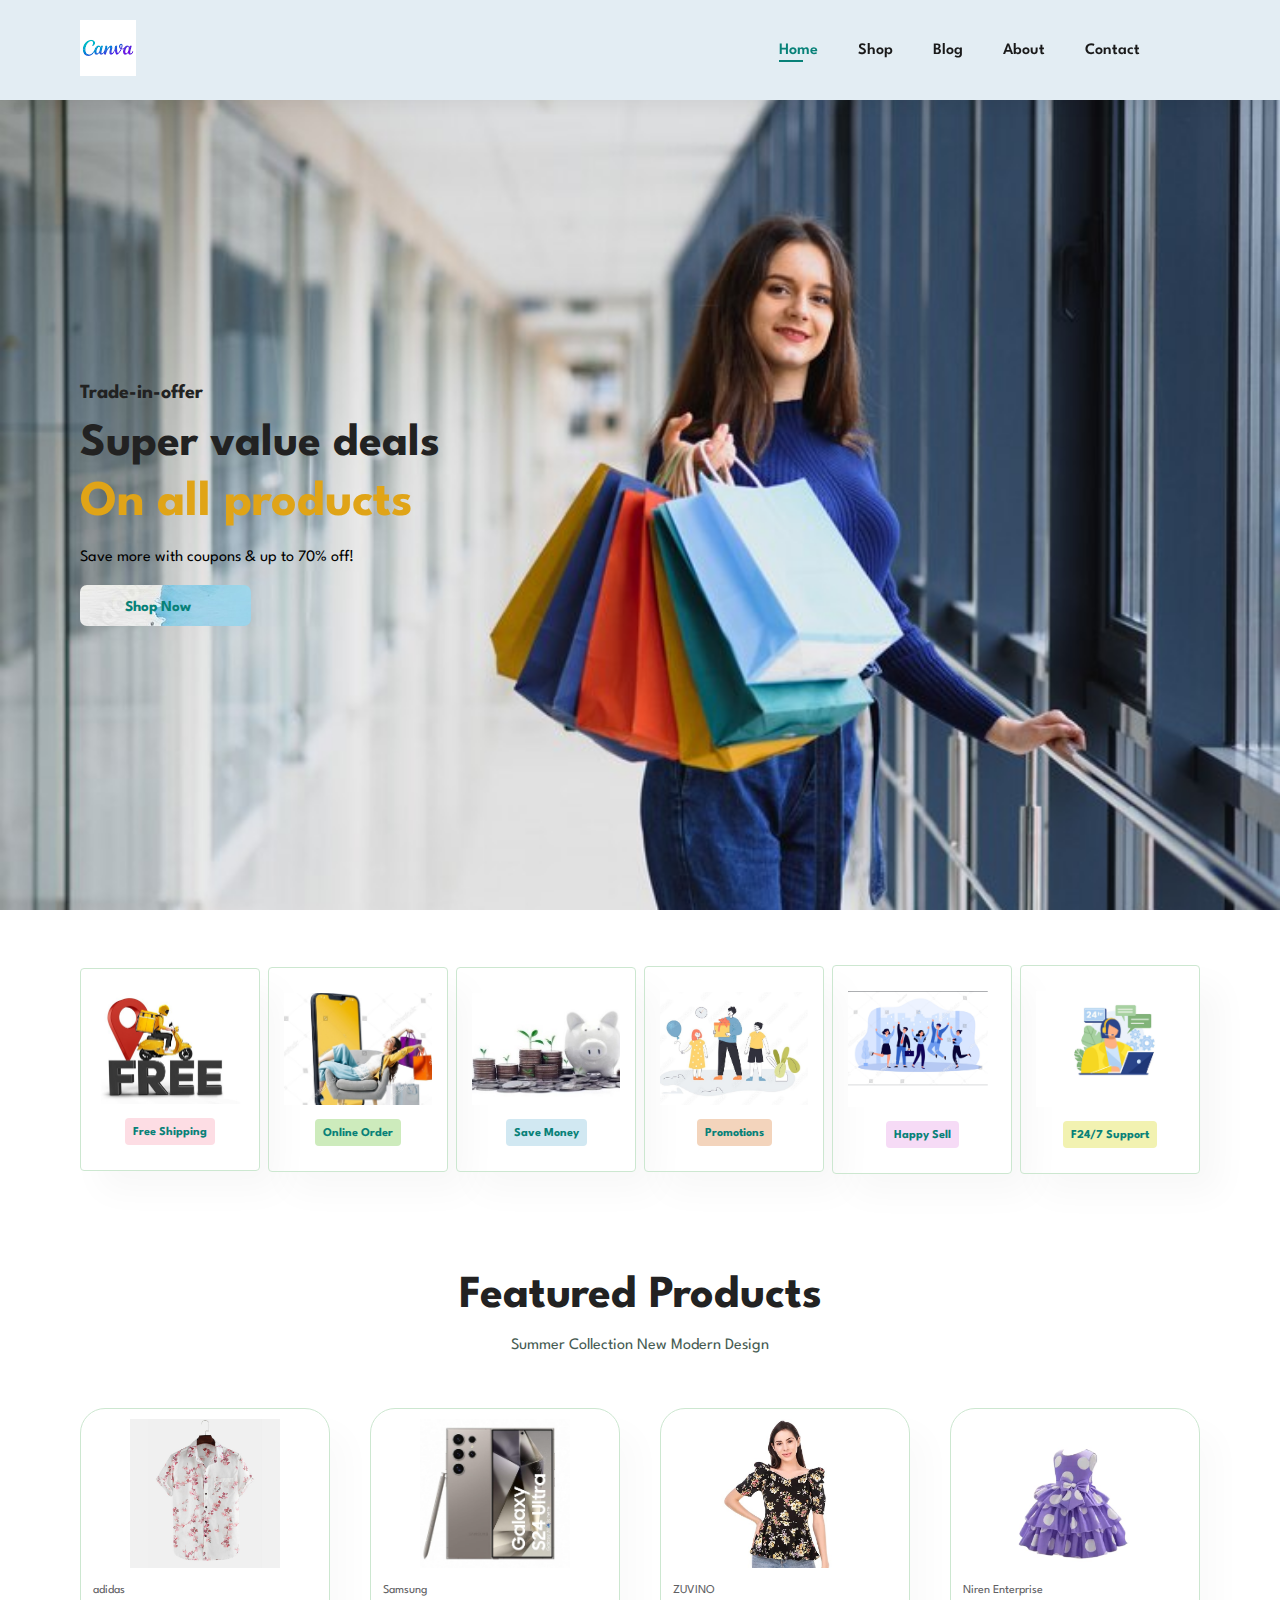
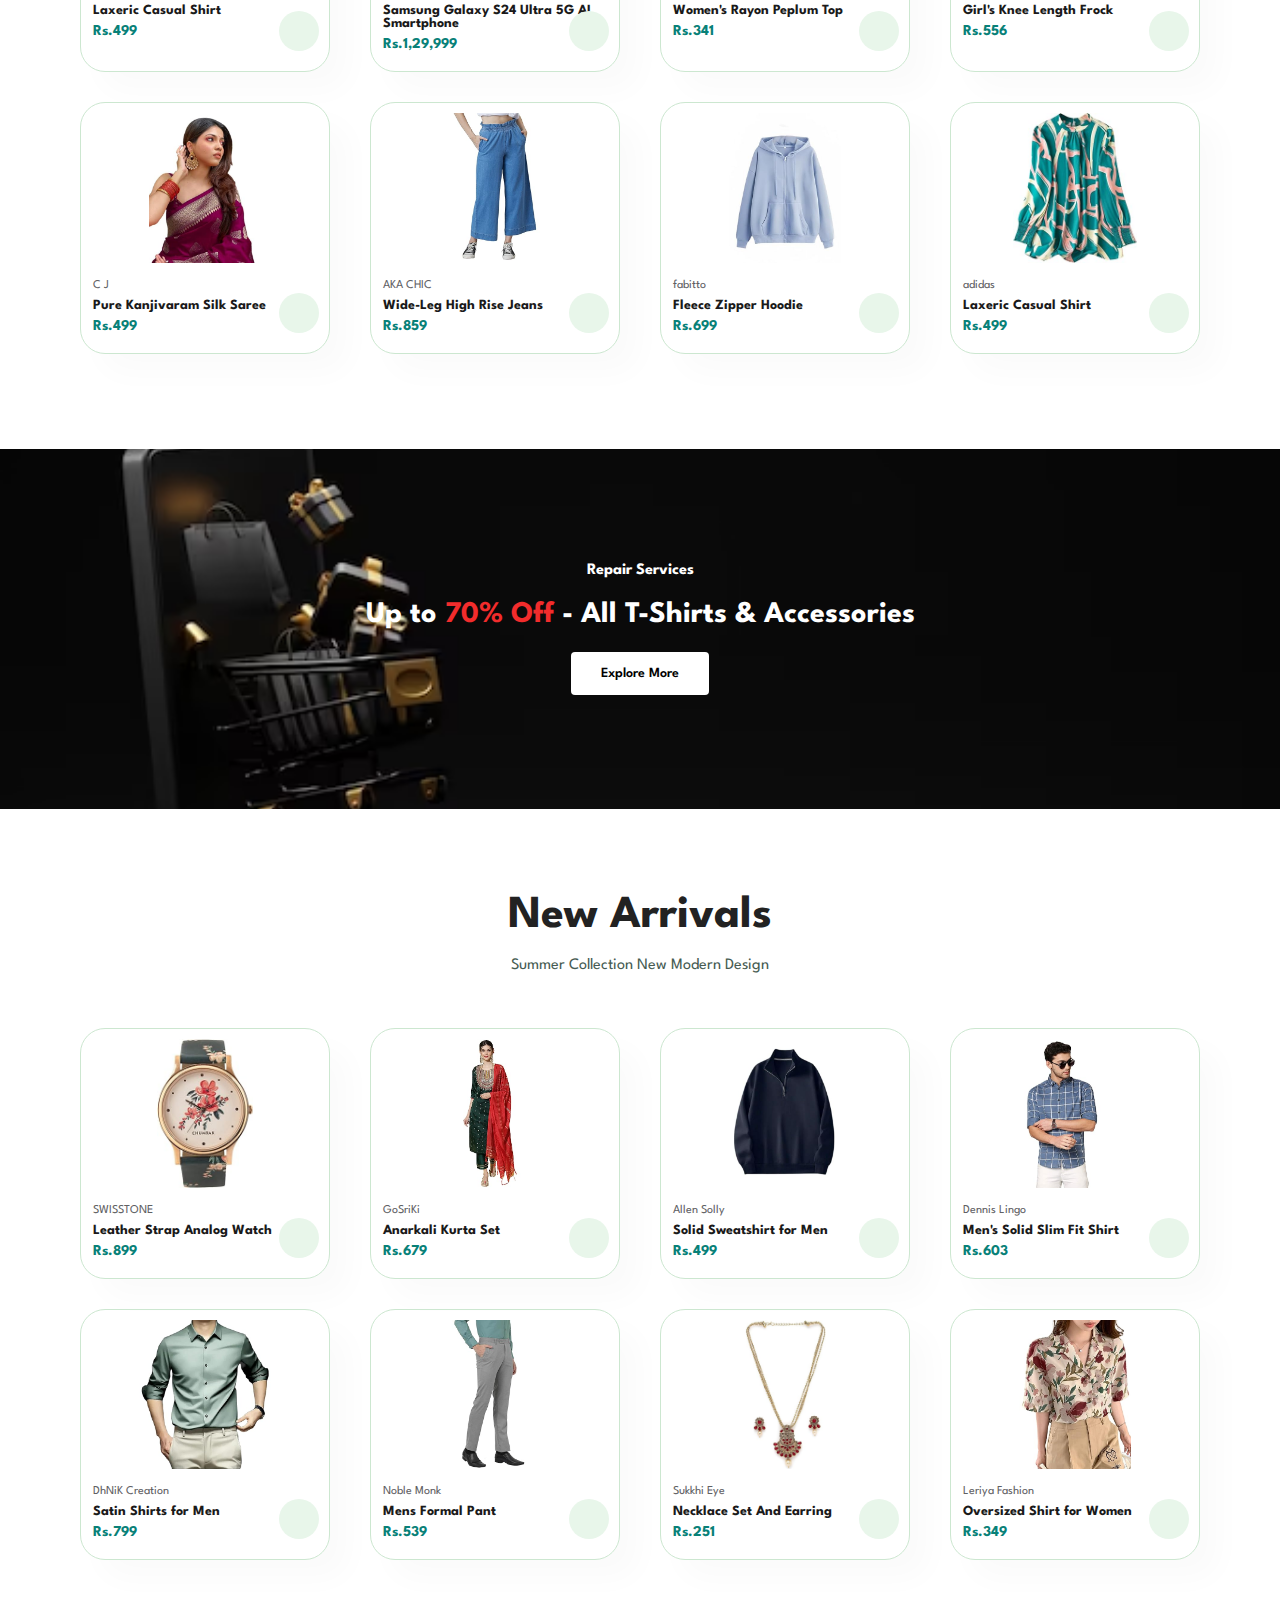
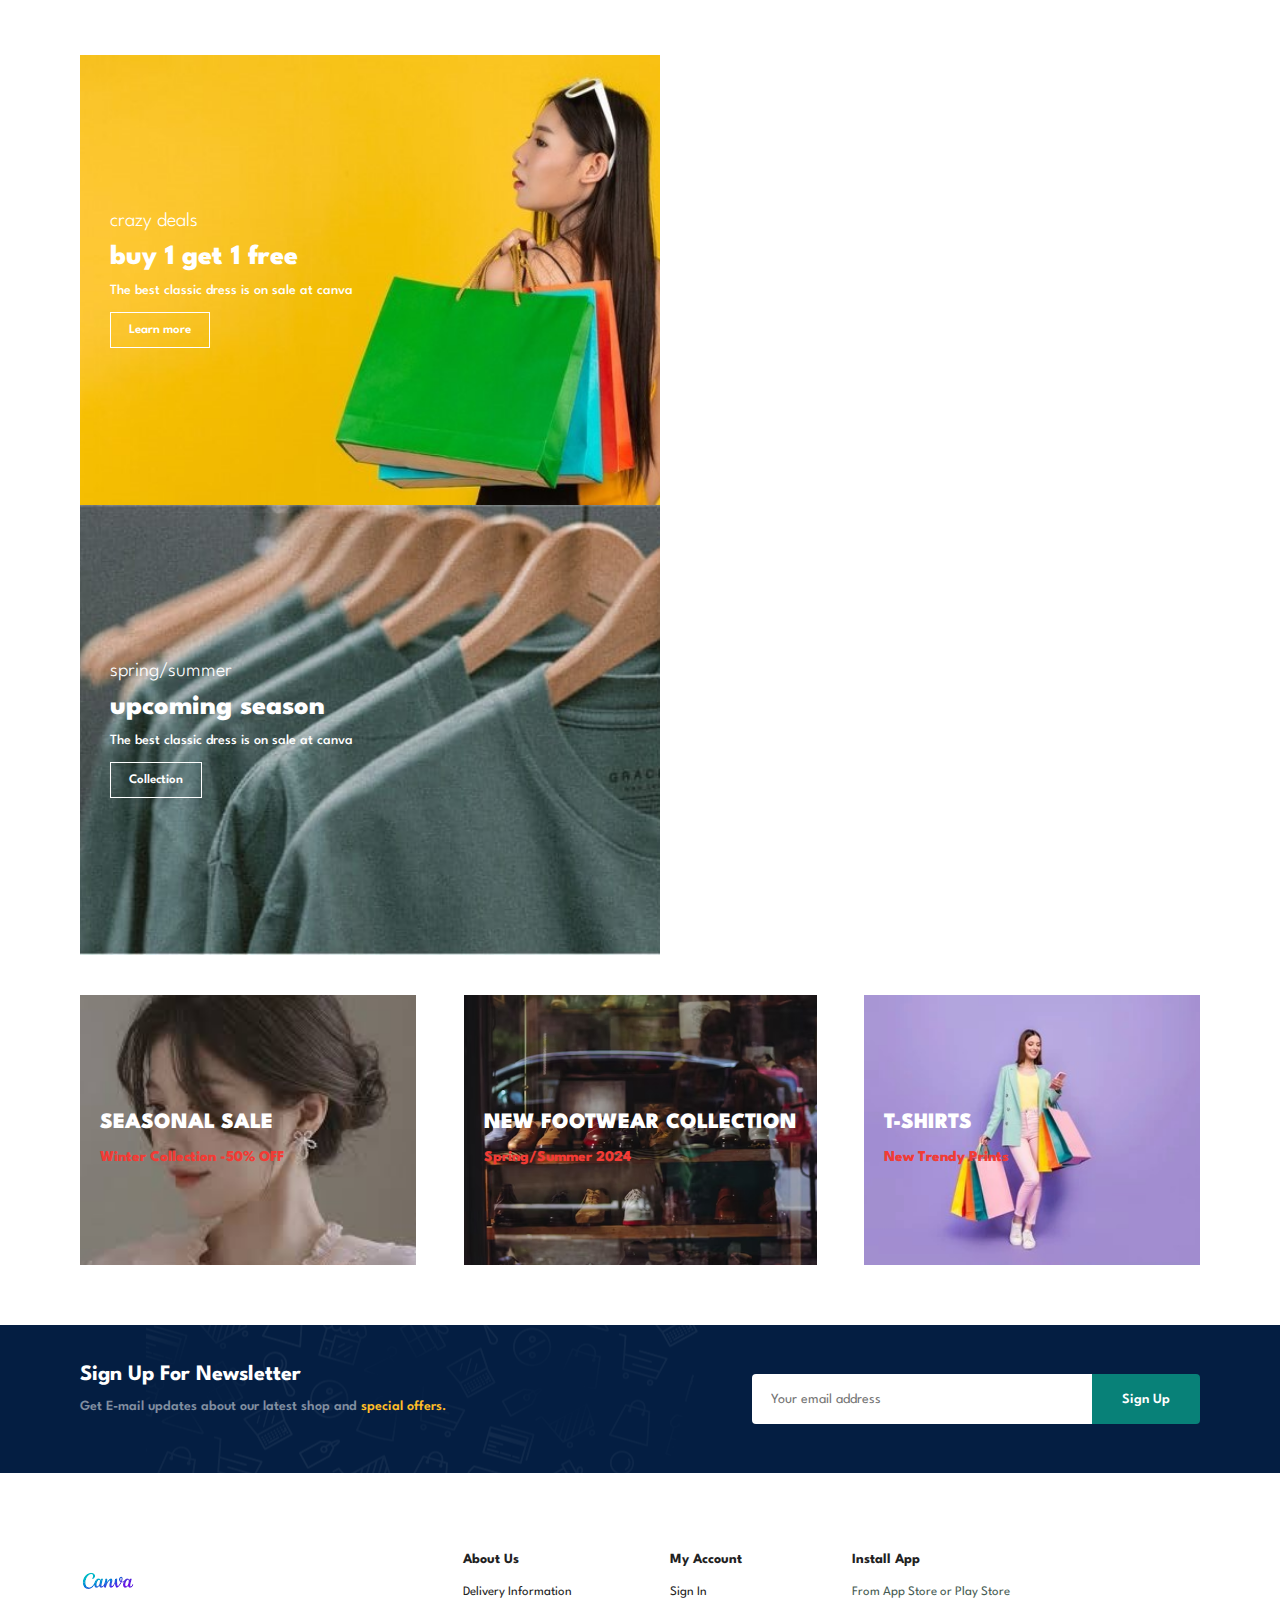
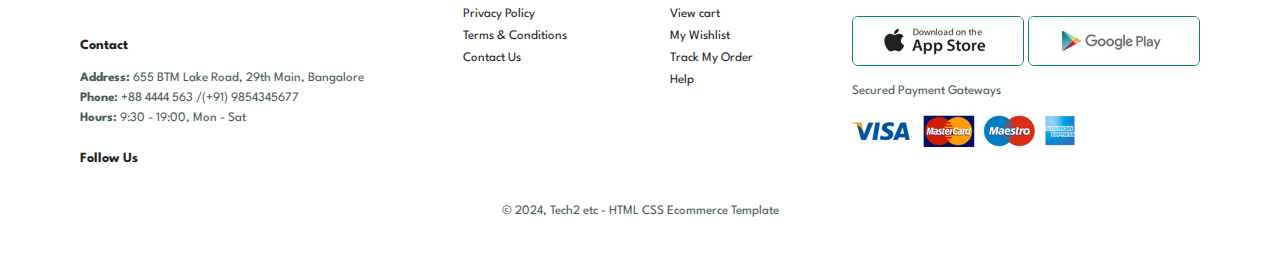
<file: Web Page/index.html>
<!DOCTYPE html>
<html lang="en">
<head>
    <meta charset="UTF-8">
    <meta name="viewport" content="width=device-width, initial-scale=1.0">
    <title>Ecommerce</title>
    <link rel="stylesheet" href="https://cdnjs.cloudflare.com/ajax/libs/font-awesome/6.6.0/css/all.min.css"
        integrity="sha512-Kc323vGBEqzTmouAECnVceyQqyqdsSiqLQISBL29aUW4U/M7pSPA/gEUZQqv1cwx4OnYxTxve5UMg5GT6L4JJg=="
        crossorigin="anonymous" referrerpolicy="no-referrer" />

    <link rel="stylesheet" href="style.css">
</head>
<body>

    <section id="header">
        <a href="#"><img src="img/logo.png" class="logo" alt=""></a>

        <div>
            <ul id="navbar">
                <li><a class="active" href="index.html">Home</a></li>
                <li><a href="shop.html">Shop</a></li>
                <li><a href="blog.html">Blog</a></li>
                <li><a href="about.html">About</a></li>
                <li><a href="contact.html">Contact</a></li>
                <li id="lg-bag"><a href="cart.html"><i class="fa-solid fa-bag-shopping"></i></a></li>
                <a href="#" id="close"><i class="fa-solid fa-square-xmark"></i></i></a>
            </ul>
        </div>
        <div id="mobile">
            <a href="cart.html"><i class="fa-solid fa-bag-shopping"></i></a>
            <i id="bar" class="fas fa-outdent"></i>
        </div>
    </section>

    <section id="hero">
        <h4>Trade-in-offer</h4>
        <h2>Super value deals</h2>
        <h1>On all products</h1>
        <p>Save more with coupons & up to 70% off! </p>
        <button>Shop Now</button>
    </section>

    <section id="feature" class="section-p1">
        <div class="fe-box">
            <img src="img/features/f1.jpg" alt="">
            <h6>Free Shipping</h6>
        </div>
        <div class="fe-box">
            <img src="img/features/f2.jpg" alt="">
            <h6>Online Order</h6>
        </div>
        <div class="fe-box">
            <img src="img/features/f3.jpg" alt="">
            <h6>Save Money</h6>
        </div>
        <div class="fe-box">
            <img src="img/features/f4.jpg" alt="">
            <h6>Promotions</h6>
        </div>
        <div class="fe-box">
            <img src="img/features/f5.png" alt="">
            <h6>Happy Sell</h6>
        </div>
        <div class="fe-box">
            <img src="img/features/f6.png" alt="">
            <h6>F24/7 Support</h6>
        </div>
    </section>

    <section id="product1" class="section-p1">
        <h2>Featured Products</h2>
        <p>Summer Collection New Modern Design</p>
        <div class="pro-container">
            <div class="pro">
                <img src="img/products/f1.jpg" alt="">
                <div class="des">
                    <span>adidas</span>
                    <h5>Laxeric Casual Shirt</h5>
                    <div class="star">
                        <i class="fas fa-star"></i>
                        <i class="fas fa-star"></i>
                        <i class="fas fa-star"></i>
                        <i class="fas fa-star"></i>
                        <i class="fas fa-star"></i>
                    </div>
                    <h4>Rs.499</h4>
                </div>
                <a href="#"><i class="fa-solid fa-cart-shopping cart"></i></a>
            </div>

            <div class="pro">
                <img src="img/products/f2.jpg" alt="">
                <div class="des">
                    <span>Samsung</span>
                    <h5>Samsung Galaxy S24 Ultra 5G AI Smartphone</h5>
                    <div class="star">
                        <i class="fas fa-star"></i>
                        <i class="fas fa-star"></i>
                        <i class="fas fa-star"></i>
                        <i class="fas fa-star"></i>
                        <i class="fas fa-star"></i>
                    </div>
                    <h4>Rs.1,29,999</h4>
                </div>
                <a href="#"><i class="fa-solid fa-cart-shopping cart"></i></a>
            </div>

            <div class="pro">
                <img src="img/products/f3.jpg" alt="">
                <div class="des">
                    <span>ZUVINO</span>
                    <h5>Women's Rayon Peplum Top</h5>
                    <div class="star">
                        <i class="fas fa-star"></i>
                        <i class="fas fa-star"></i>
                        <i class="fas fa-star"></i>
                        <i class="fas fa-star"></i>
                        <i class="fas fa-star"></i>
                    </div>
                    <h4>Rs.341</h4>
                </div>
                <a href="#"><i class="fa-solid fa-cart-shopping cart"></i></a>
            </div>

            <div class="pro">
                <img src="img/products/f4.jpg" alt="">
                <div class="des">
                    <span>Niren Enterprise</span>
                    <h5>Girl's Knee Length Frock</h5>
                    <div class="star">
                        <i class="fas fa-star"></i>
                        <i class="fas fa-star"></i>
                        <i class="fas fa-star"></i>
                        <i class="fas fa-star"></i>
                        <i class="fas fa-star"></i>
                    </div>
                    <h4>Rs.556</h4>
                </div>
                <a href="#"><i class="fa-solid fa-cart-shopping cart"></i></a>
            </div>

            <div class="pro">
                <img src="img/products/f5.jpg" alt="">
                <div class="des">
                    <span>C J</span>
                    <h5>Pure Kanjivaram Silk Saree</h5>
                    <div class="star">
                        <i class="fas fa-star"></i>
                        <i class="fas fa-star"></i>
                        <i class="fas fa-star"></i>
                        <i class="fas fa-star"></i>
                        <i class="fas fa-star"></i>
                    </div>
                    <h4>Rs.499</h4>
                </div>
                <a href="#"><i class="fa-solid fa-cart-shopping cart"></i></a>
            </div>

            <div class="pro">
                <img src="img/products/f6.jpg" alt="">
                <div class="des">
                    <span>AKA CHIC</span>
                    <h5>Wide-Leg High Rise Jeans</h5>
                    <div class="star">
                        <i class="fas fa-star"></i>
                        <i class="fas fa-star"></i>
                        <i class="fas fa-star"></i>
                        <i class="fas fa-star"></i>
                        <i class="fas fa-star"></i>
                    </div>
                    <h4>Rs.859</h4>
                </div>
                <a href="#"><i class="fa-solid fa-cart-shopping cart"></i></a>
            </div>

            <div class="pro">
                <img src="img/products/f7.jpg" alt="">
                <div class="des">
                    <span>fabitto</span>
                    <h5>Fleece Zipper Hoodie</h5>
                    <div class="star">
                        <i class="fas fa-star"></i>
                        <i class="fas fa-star"></i>
                        <i class="fas fa-star"></i>
                        <i class="fas fa-star"></i>
                        <i class="fas fa-star"></i>
                    </div>
                    <h4>Rs.699</h4>
                </div>
                <a href="#"><i class="fa-solid fa-cart-shopping cart"></i></a>
            </div>

            <div class="pro">
                <img src="img/products/f8.jpg" alt="">
                <div class="des">
                    <span>adidas</span>
                    <h5>Laxeric Casual Shirt</h5>
                    <div class="star">
                        <i class="fas fa-star"></i>
                        <i class="fas fa-star"></i>
                        <i class="fas fa-star"></i>
                        <i class="fas fa-star"></i>
                        <i class="fas fa-star"></i>
                    </div>
                    <h4>Rs.499</h4>
                </div>
                <a href="#"><i class="fa-solid fa-cart-shopping cart"></i></a>
            </div>

        </div>
    </section>

    <section id="banner" class="section-m1">
        <h4>Repair Services</h4>
        <h2>Up to <span>70% Off</span> - All T-Shirts & Accessories</h2>
        <button class="normal">Explore More</button>
    </section>

    <section id="product1" class="section-p1">
        <h2>New Arrivals</h2>
        <p>Summer Collection New Modern Design</p>
        <div class="pro-container">
            <div class="pro">
                <img src="img/products/n1.jpg" alt="">
                <div class="des">
                    <span>SWISSTONE</span>
                    <h5>Leather Strap Analog Watch</h5>
                    <div class="star">
                        <i class="fas fa-star"></i>
                        <i class="fas fa-star"></i>
                        <i class="fas fa-star"></i>
                        <i class="fas fa-star"></i>
                        <i class="fas fa-star"></i>
                    </div>
                    <h4>Rs.899</h4>
                </div>
                <a href="#"><i class="fa-solid fa-cart-shopping cart"></i></a>
            </div>
    
            <div class="pro">
                <img src="img/products/n2.jpg" alt="">
                <div class="des">
                    <span>GoSriKi</span>
                    <h5>Anarkali Kurta Set</h5>
                    <div class="star">
                        <i class="fas fa-star"></i>
                        <i class="fas fa-star"></i>
                        <i class="fas fa-star"></i>
                        <i class="fas fa-star"></i>
                        <i class="fas fa-star"></i>
                    </div>
                    <h4>Rs.679</h4>
                </div>
                <a href="#"><i class="fa-solid fa-cart-shopping cart"></i></a>
            </div>
    
            <div class="pro">
                <img src="img/products/n3.jpg" alt="">
                <div class="des">
                    <span>Allen Solly</span>
                    <h5>Solid Sweatshirt for Men</h5>
                    <div class="star">
                        <i class="fas fa-star"></i>
                        <i class="fas fa-star"></i>
                        <i class="fas fa-star"></i>
                        <i class="fas fa-star"></i>
                        <i class="fas fa-star"></i>
                    </div>
                    <h4>Rs.499</h4>
                </div>
                <a href="#"><i class="fa-solid fa-cart-shopping cart"></i></a>
            </div>
    
            <div class="pro">
                <img src="img/products/n4.jpg" alt="">
                <div class="des">
                    <span>Dennis Lingo</span>
                    <h5>Men's Solid Slim Fit Shirt</h5>
                    <div class="star">
                        <i class="fas fa-star"></i>
                        <i class="fas fa-star"></i>
                        <i class="fas fa-star"></i>
                        <i class="fas fa-star"></i>
                        <i class="fas fa-star"></i>
                    </div>
                    <h4>Rs.603</h4>
                </div>
                <a href="#"><i class="fa-solid fa-cart-shopping cart"></i></a>
            </div>
    
            <div class="pro">
                <img src="img/products/n5.jpg" alt="">
                <div class="des">
                    <span>DhNiK Creation</span>
                    <h5>Satin Shirts for Men</h5>
                    <div class="star">
                        <i class="fas fa-star"></i>
                        <i class="fas fa-star"></i>
                        <i class="fas fa-star"></i>
                        <i class="fas fa-star"></i>
                        <i class="fas fa-star"></i>
                    </div>
                    <h4>Rs.799</h4>
                </div>
                <a href="#"><i class="fa-solid fa-cart-shopping cart"></i></a>
            </div>
    
            <div class="pro">
                <img src="img/products/n6.jpg" alt="">
                <div class="des">
                    <span>Noble Monk</span>
                    <h5>Mens Formal Pant</h5>
                    <div class="star">
                        <i class="fas fa-star"></i>
                        <i class="fas fa-star"></i>
                        <i class="fas fa-star"></i>
                        <i class="fas fa-star"></i>
                        <i class="fas fa-star"></i>
                    </div>
                    <h4>Rs.539</h4>
                </div>
                <a href="#"><i class="fa-solid fa-cart-shopping cart"></i></a>
            </div>
    
            <div class="pro">
                <img src="img/products/n7.jpg" alt="">
                <div class="des">
                    <span>Sukkhi Eye</span>
                    <h5>Necklace Set And Earring</h5>
                    <div class="star">
                        <i class="fas fa-star"></i>
                        <i class="fas fa-star"></i>
                        <i class="fas fa-star"></i>
                        <i class="fas fa-star"></i>
                        <i class="fas fa-star"></i>
                    </div>
                    <h4>Rs.251</h4>
                </div>
                <a href="#"><i class="fa-solid fa-cart-shopping cart"></i></a>
            </div>
    
            <div class="pro">
                <img src="img/products/n8.jpg" alt="">
                <div class="des">
                    <span>Leriya Fashion</span>
                    <h5>Oversized Shirt for Women</h5>
                    <div class="star">
                        <i class="fas fa-star"></i>
                        <i class="fas fa-star"></i>
                        <i class="fas fa-star"></i>
                        <i class="fas fa-star"></i>
                        <i class="fas fa-star"></i>
                    </div>
                    <h4>Rs.349</h4>
                </div>
                <a href="#"><i class="fa-solid fa-cart-shopping cart"></i></a>
            </div>
    
        </div>
    </section>

    <section id="sm-banner" class="section-p1">
        <div class="banner-box">
            <h4>crazy deals</h4>
            <h2>buy 1 get 1 free</h2>
            <span>The best classic dress is on sale at canva</span>
            <button class="white">Learn more</button>
        </div>
        <div class="banner-box banner-box2">
            <h4>spring/summer</h4>
            <h2>upcoming season</h2>
            <span>The best classic dress is on sale at canva</span>
            <button class="white">Collection</button>
        </div>
    </section>

    <section id="banner3">
        <div class="banner-box">
            <h2>SEASONAL SALE</h2>
            <h3>Winter Collection -50% OFF</h3> 
        </div>
        <div class="banner-box banner-box2">
            <h2>NEW FOOTWEAR COLLECTION</h2>
            <h3>Spring/Summer 2024</h3>
        </div>
        <div class="banner-box banner-box3">
            <h2>T-SHIRTS</h2>
            <h3>New Trendy Prints</h3>
        </div>
    </section>

    <section id="newsletter" class="section-p1 section-m1">
        <div class="newstext">
            <h4>Sign Up For Newsletter</h4>
            <p>Get E-mail updates about our latest shop and <span>special offers.</span></p>
        </div>
        <div class="form">
            <input type="text" placeholder="Your email address">
            <button class="normal">Sign Up</button>
        </div>
    </section>

    <footer class="section-p1">
        <div class="col">
            <img class="logo" src="img/logo.png" alt="">
            <h4>Contact</h4>
            <p><strong>Address: </strong> 655 BTM Lake Road, 29th Main, Bangalore</p>
            <p><strong>Phone: </strong> +88 4444 563 /(+91) 9854345677</p>
            <p><strong>Hours: </strong> 9:30 - 19:00, Mon - Sat</p>
            <div class="follow">
                <h4>Follow Us</h4>
                <div class="icon">
                    <i class="fa-brands fa-square-facebook"></i>
                    <i class="fa-brands fa-square-instagram"></i>
                    <i class="fa-brands fa-square-twitter"></i>
                    <i class="fa-brands fa-square-pinterest"></i>
                    <i class="fa-brands fa-youtube"></i>
                </div>
            </div>
        </div>

        <div class="col">
            <h4>About Us</h4>
            <a href="#">Delivery Information</a>
            <a href="#">Privacy Policy</a>
            <a href="#">Terms & Conditions</a>
            <a href="#">Contact Us</a>
        </div>

        <div class="col">
            <h4>My Account</h4>
            <a href="#">Sign In</a>
            <a href="#">View cart</a>
            <a href="#">My Wishlist</a>
            <a href="#">Track My Order</a>
            <a href="#">Help</a>
        </div>

        <div class="col install">
            <h4>Install App</h4>
            <p>From App Store or Play Store</p>
            <div class="row">
                <img src="img/pay/app.jpg" alt="">
                <img src="img/pay/play.jpg" alt="">
            </div>
            <p>Secured Payment Gateways </p>
            <img src="img/pay/pay.png" alt="">
        </div>

        <div class="copyright">
            <p>© 2024, Tech2 etc - HTML CSS Ecommerce Template</p>
        </div>
    </footer>

    <script src="script.js"></script>
</body>
</html>
</file>
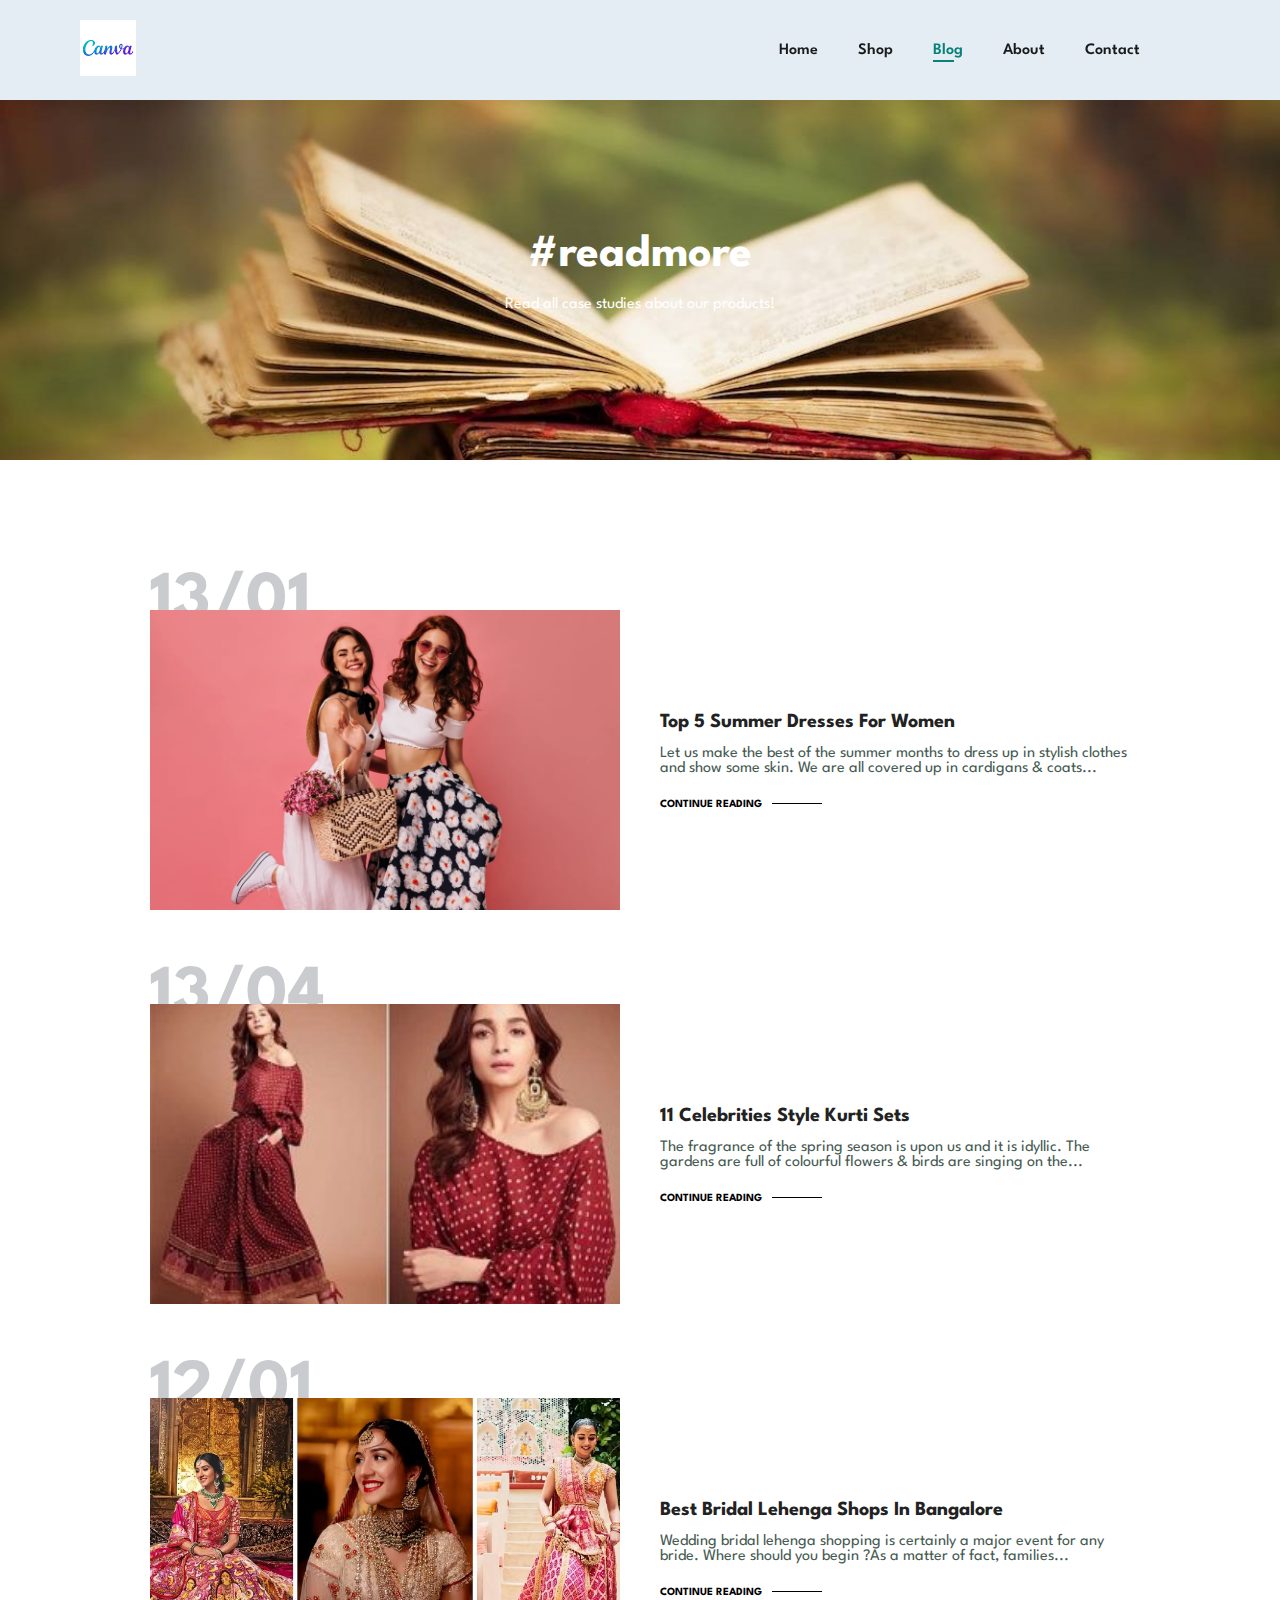
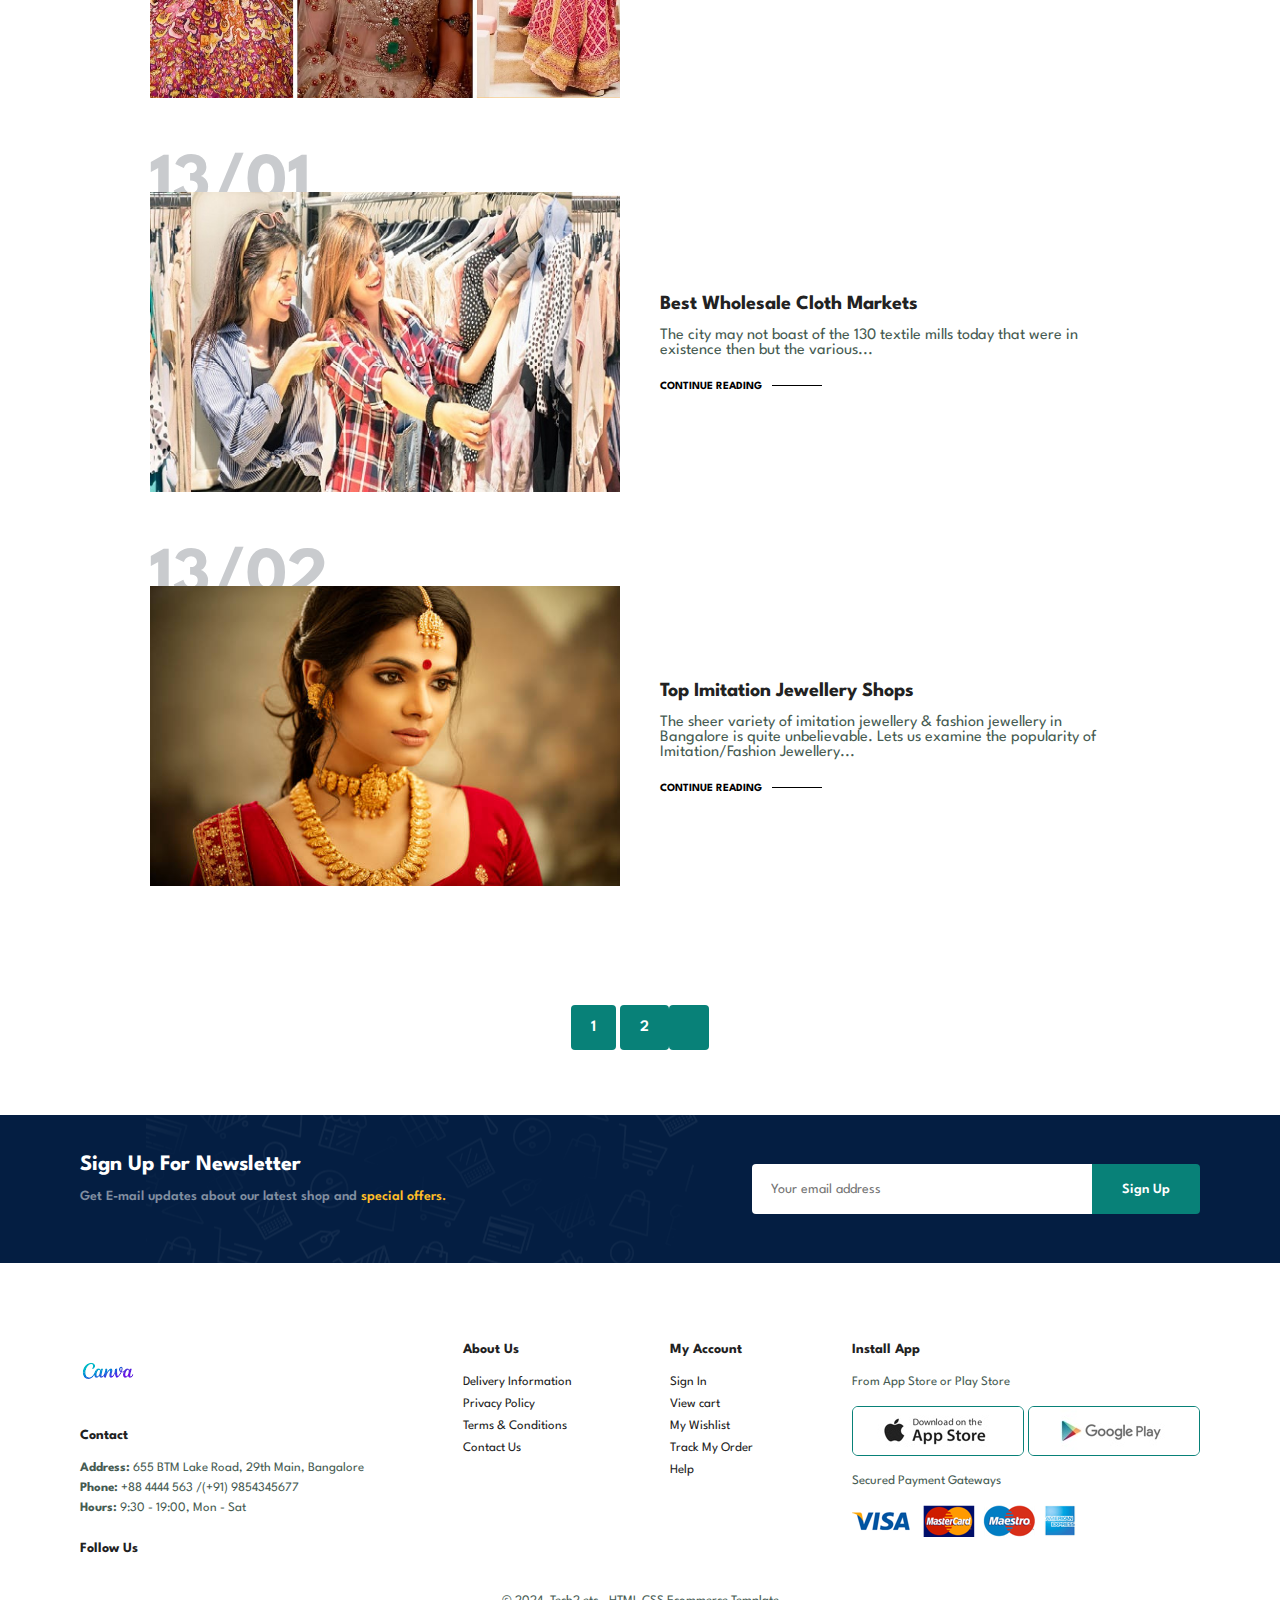
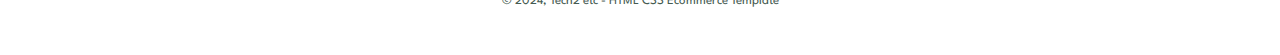
<file: Web Page/blog.html>
<!DOCTYPE html>
<html lang="en">

<head>
    <meta charset="UTF-8">
    <meta name="viewport" content="width=device-width, initial-scale=1.0">
    <title>Ecommerce</title>
    <link rel="stylesheet" href="https://cdnjs.cloudflare.com/ajax/libs/font-awesome/6.6.0/css/all.min.css"
        integrity="sha512-Kc323vGBEqzTmouAECnVceyQqyqdsSiqLQISBL29aUW4U/M7pSPA/gEUZQqv1cwx4OnYxTxve5UMg5GT6L4JJg=="
        crossorigin="anonymous" referrerpolicy="no-referrer" />

    <link rel="stylesheet" href="style.css">
</head>

<body>

    <section id="header">
        <a href="#"><img src="img/logo.png" class="logo" alt=""></a>

        <div>
            <ul id="navbar">
                <li><a href="index.html">Home</a></li>
                <li><a href="shop.html">Shop</a></li>
                <li><a class="active" href="blog.html">Blog</a></li>
                <li><a href="about.html">About</a></li>
                <li><a href="contact.html">Contact</a></li>
                <li id="lg-bag"><a href="cart.html"><i class="fa-solid fa-bag-shopping"></i></a></li>
                <a href="#" id="close"><i class="fa-solid fa-square-xmark"></i></i></a>
            </ul>
        </div>
        <div id="mobile">
            <a href="cart.html"><i class="fa-solid fa-bag-shopping"></i></a>
            <i id="bar" class="fas fa-outdent"></i>
        </div>
    </section>

    <section id="page-header" class="blog-header">
        <h2>#readmore</h2>
        <p>Read all case studies about our products!</p>
    </section>

    <section id="blog">
        <div class="blog-box">
            <div class="blog-img">
                <img src="img/blog/b1.jpg" alt="">
            </div>
            <div class="blog-details">
                <h4>Top 5 Summer Dresses For Women</h4>
                <p>Let us make the best of the summer months to dress up in stylish clothes and show some skin. We are all covered up in cardigans & coats...</p>
                <a href="#">CONTINUE READING</a>
            </div>
            <h1>13/01</h1>
        </div>

        <div class="blog-box">
            <div class="blog-img">
                <img src="img/blog/b2.jpg" alt="">
            </div>
            <div class="blog-details">
                <h4>11 Celebrities Style Kurti Sets</h4>
                <p>The fragrance of the spring season is upon us and it is idyllic. The gardens are full of colourful flowers & birds are singing on the...</p>
                <a href="#">CONTINUE READING</a>
            </div>
            <h1>13/04</h1>
        </div>

        <div class="blog-box">
            <div class="blog-img">
                <img src="img/blog/b3.jpg" alt="">
            </div>
            <div class="blog-details">
                <h4>Best Bridal Lehenga Shops In Bangalore</h4>
                <p>Wedding bridal lehenga shopping is certainly a major event for any bride. Where should you begin ?As a matter of fact, families...</p>
                <a href="#">CONTINUE READING</a>
            </div>
            <h1>12/01</h1>
        </div>

        <div class="blog-box">
            <div class="blog-img">
                <img src="img/blog/b4.jpg" alt="">
            </div>
            <div class="blog-details">
                <h4>Best Wholesale Cloth Markets</h4>
                <p>The city may not boast of the 130 textile mills today that were in existence then but the various...</p>
                <a href="#">CONTINUE READING</a>
            </div>
            <h1>13/01</h1>
        </div>

        <div class="blog-box">
            <div class="blog-img">
                <img src="img/blog/b5.jpg" alt="">
            </div>
            <div class="blog-details">
                <h4>Top Imitation Jewellery Shops</h4>
                <p>The sheer variety of imitation jewellery & fashion jewellery in Bangalore is quite unbelievable. Lets us examine the
                popularity of Imitation/Fashion Jewellery...</p>
                <a href="#">CONTINUE READING</a>
            </div>
            <h1>13/02</h1>
        </div>
    </section>

    <section id="pagination" class="section-p1">
        <a href="#">1</a>
        <a href="#">2</a>
        <a href="#"><i class="fa-solid fa-arrow-right-long"></i></a>
    </section>

    <section id="newsletter" class="section-p1 section-m1">
        <div class="newstext">
            <h4>Sign Up For Newsletter</h4>
            <p>Get E-mail updates about our latest shop and <span>special offers.</span></p>
        </div>
        <div class="form">
            <input type="text" placeholder="Your email address">
            <button class="normal">Sign Up</button>
        </div>
    </section>

    <footer class="section-p1">
        <div class="col">
            <img class="logo" src="img/logo.png" alt="">
            <h4>Contact</h4>
            <p><strong>Address: </strong> 655 BTM Lake Road, 29th Main, Bangalore</p>
            <p><strong>Phone: </strong> +88 4444 563 /(+91) 9854345677</p>
            <p><strong>Hours: </strong> 9:30 - 19:00, Mon - Sat</p>
            <div class="follow">
                <h4>Follow Us</h4>
                <div class="icon">
                    <i class="fa-brands fa-square-facebook"></i>
                    <i class="fa-brands fa-square-instagram"></i>
                    <i class="fa-brands fa-square-twitter"></i>
                    <i class="fa-brands fa-square-pinterest"></i>
                    <i class="fa-brands fa-youtube"></i>
                </div>
            </div>
        </div>

        <div class="col">
            <h4>About Us</h4>
            <a href="#">Delivery Information</a>
            <a href="#">Privacy Policy</a>
            <a href="#">Terms & Conditions</a>
            <a href="#">Contact Us</a>
        </div>

        <div class="col">
            <h4>My Account</h4>
            <a href="#">Sign In</a>
            <a href="#">View cart</a>
            <a href="#">My Wishlist</a>
            <a href="#">Track My Order</a>
            <a href="#">Help</a>
        </div>

        <div class="col install">
            <h4>Install App</h4>
            <p>From App Store or Play Store</p>
            <div class="row">
                <img src="img/pay/app.jpg" alt="">
                <img src="img/pay/play.jpg" alt="">
            </div>
            <p>Secured Payment Gateways </p>
            <img src="img/pay/pay.png" alt="">
        </div>

        <div class="copyright">
            <p>© 2024, Tech2 etc - HTML CSS Ecommerce Template</p>
        </div>
    </footer>

    <script src="script.js"></script>
</body>

</html>
</file>
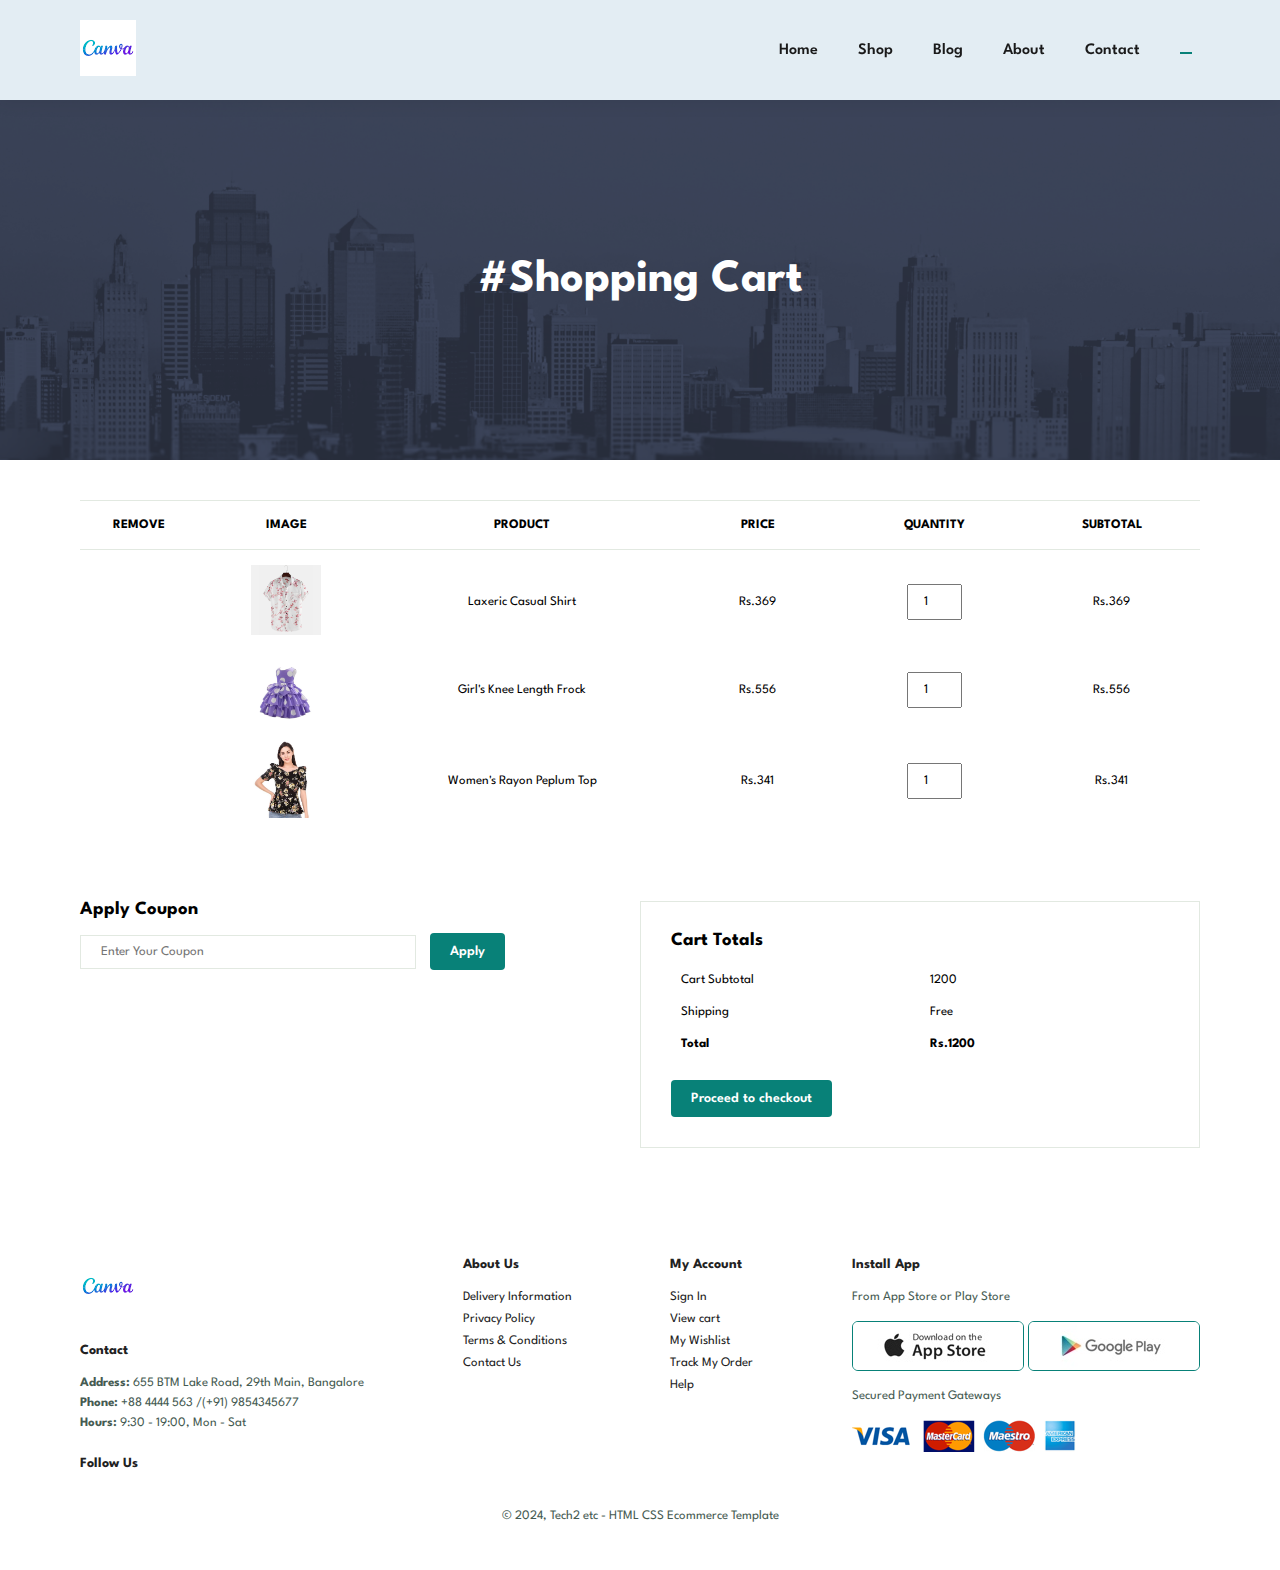
<file: Web Page/cart.html>
<!DOCTYPE html>
<html lang="en">

<head>
    <meta charset="UTF-8">
    <meta name="viewport" content="width=device-width, initial-scale=1.0">
    <title>Ecommerce</title>
    <link rel="stylesheet" href="https://cdnjs.cloudflare.com/ajax/libs/font-awesome/6.6.0/css/all.min.css"
        integrity="sha512-Kc323vGBEqzTmouAECnVceyQqyqdsSiqLQISBL29aUW4U/M7pSPA/gEUZQqv1cwx4OnYxTxve5UMg5GT6L4JJg=="
        crossorigin="anonymous" referrerpolicy="no-referrer" />

    <link rel="stylesheet" href="style.css">
</head>

<body>

    <section id="header">
        <a href="#"><img src="img/logo.png" class="logo" alt=""></a>

        <div>
            <ul id="navbar">
                <li><a href="index.html">Home</a></li>
                <li><a href="shop.html">Shop</a></li>
                <li><a href="blog.html">Blog</a></li>
                <li><a href="about.html">About</a></li>
                <li><a href="contact.html">Contact</a></li>
                <li id="lg-bag"><a class="active" href="cart.html"><i class="fa-solid fa-bag-shopping"></i></a></li>
                <a href="#" id="close"><i class="fa-solid fa-square-xmark"></i></i></a>
            </ul>
        </div>
        <div id="mobile">
            <a href="cart.html"><i class="fa-solid fa-bag-shopping"></i></a>
            <i id="bar" class="fas fa-outdent"></i>
        </div>
    </section>

    <section id="page-header" class="about-header">
        <h2>#Shopping Cart</h2>
        <!-- <p>LEAVE A MESSAGE, We love to hear from you!</p> -->
    </section>

    <section id="cart" class="section-p1">
        <table width="100%">
            <thead>
                <tr>
                    <td>Remove</td>
                    <td>Image</td>
                    <td>Product</td>
                    <td>Price</td>
                    <td>Quantity</td>
                    <td>Subtotal</td>
                </tr>
            </thead> 
            <tbody>
                <tr>
                    <td><a href="#"><i class="far fa-times-circle"></i></a></td>
                    <td><img src="img/products/f1.jpg" alt=""></td>
                    <td>Laxeric Casual Shirt</td>
                    <td>Rs.369</td>
                    <td><input type="number" value="1"></td>
                    <td>Rs.369</td>
                </tr>
                <tr>
                    <td><a href="#"><i class="far fa-times-circle"></i></a></td>
                    <td><img src="img/products/f4.jpg" alt=""></td>
                    <td>Girl's Knee Length Frock</td>
                    <td>Rs.556</td>
                    <td><input type="number" value="1"></td>
                    <td>Rs.556</td>
                </tr>
                <tr>
                    <td><a href="#"><i class="far fa-times-circle"></i></a></td>
                    <td><img src="img/products/f3.jpg" alt=""></td>
                    <td>Women's Rayon Peplum Top</td>
                    <td>Rs.341</td>
                    <td><input type="number" value="1"></td>
                    <td>Rs.341</td>
                </tr>
            </tbody>
        </table>
    </section>

    <section id="cart-add" class="section-p1">
        <div id="coupon">
            <h3>Apply Coupon</h3>
            <div>
                <input type="text" placeholder="Enter Your Coupon">
                <button class="normal">Apply</button>
            </div>
        </div>

        <div id="subtotal">
            <h3>Cart Totals</h3>
            <table>
                <tr>
                    <td>Cart Subtotal</td>
                    <td>1200</td>
                </tr>
                <tr>
                    <td>Shipping</td>
                    <td>Free</td>
                </tr>
                <tr>
                    <td><strong>Total</strong></td>
                    <td><strong>Rs.1200</strong></td>
                </tr>   
            </table>
            <button class="normal">Proceed to checkout</button>
        </div>
    </section>

    <footer class="section-p1">
        <div class="col">
            <img class="logo" src="img/logo.png" alt="">
            <h4>Contact</h4>
            <p><strong>Address: </strong> 655 BTM Lake Road, 29th Main, Bangalore</p>
            <p><strong>Phone: </strong> +88 4444 563 /(+91) 9854345677</p>
            <p><strong>Hours: </strong> 9:30 - 19:00, Mon - Sat</p>
            <div class="follow">
                <h4>Follow Us</h4>
                <div class="icon">
                    <i class="fa-brands fa-square-facebook"></i>
                    <i class="fa-brands fa-square-instagram"></i>
                    <i class="fa-brands fa-square-twitter"></i>
                    <i class="fa-brands fa-square-pinterest"></i>
                    <i class="fa-brands fa-youtube"></i>
                </div>
            </div>
        </div>

        <div class="col">
            <h4>About Us</h4>
            <a href="#">Delivery Information</a>
            <a href="#">Privacy Policy</a>
            <a href="#">Terms & Conditions</a>
            <a href="#">Contact Us</a>
        </div>

        <div class="col">
            <h4>My Account</h4>
            <a href="#">Sign In</a>
            <a href="#">View cart</a>
            <a href="#">My Wishlist</a>
            <a href="#">Track My Order</a>
            <a href="#">Help</a>
        </div>

        <div class="col install">
            <h4>Install App</h4>
            <p>From App Store or Play Store</p>
            <div class="row">
                <img src="img/pay/app.jpg" alt="">
                <img src="img/pay/play.jpg" alt="">
            </div>
            <p>Secured Payment Gateways </p>
            <img src="img/pay/pay.png" alt="">
        </div>

        <div class="copyright">
            <p>© 2024, Tech2 etc - HTML CSS Ecommerce Template</p>
        </div>
    </footer>

    <script src="script.js"></script>
</body>

</html>
</file>
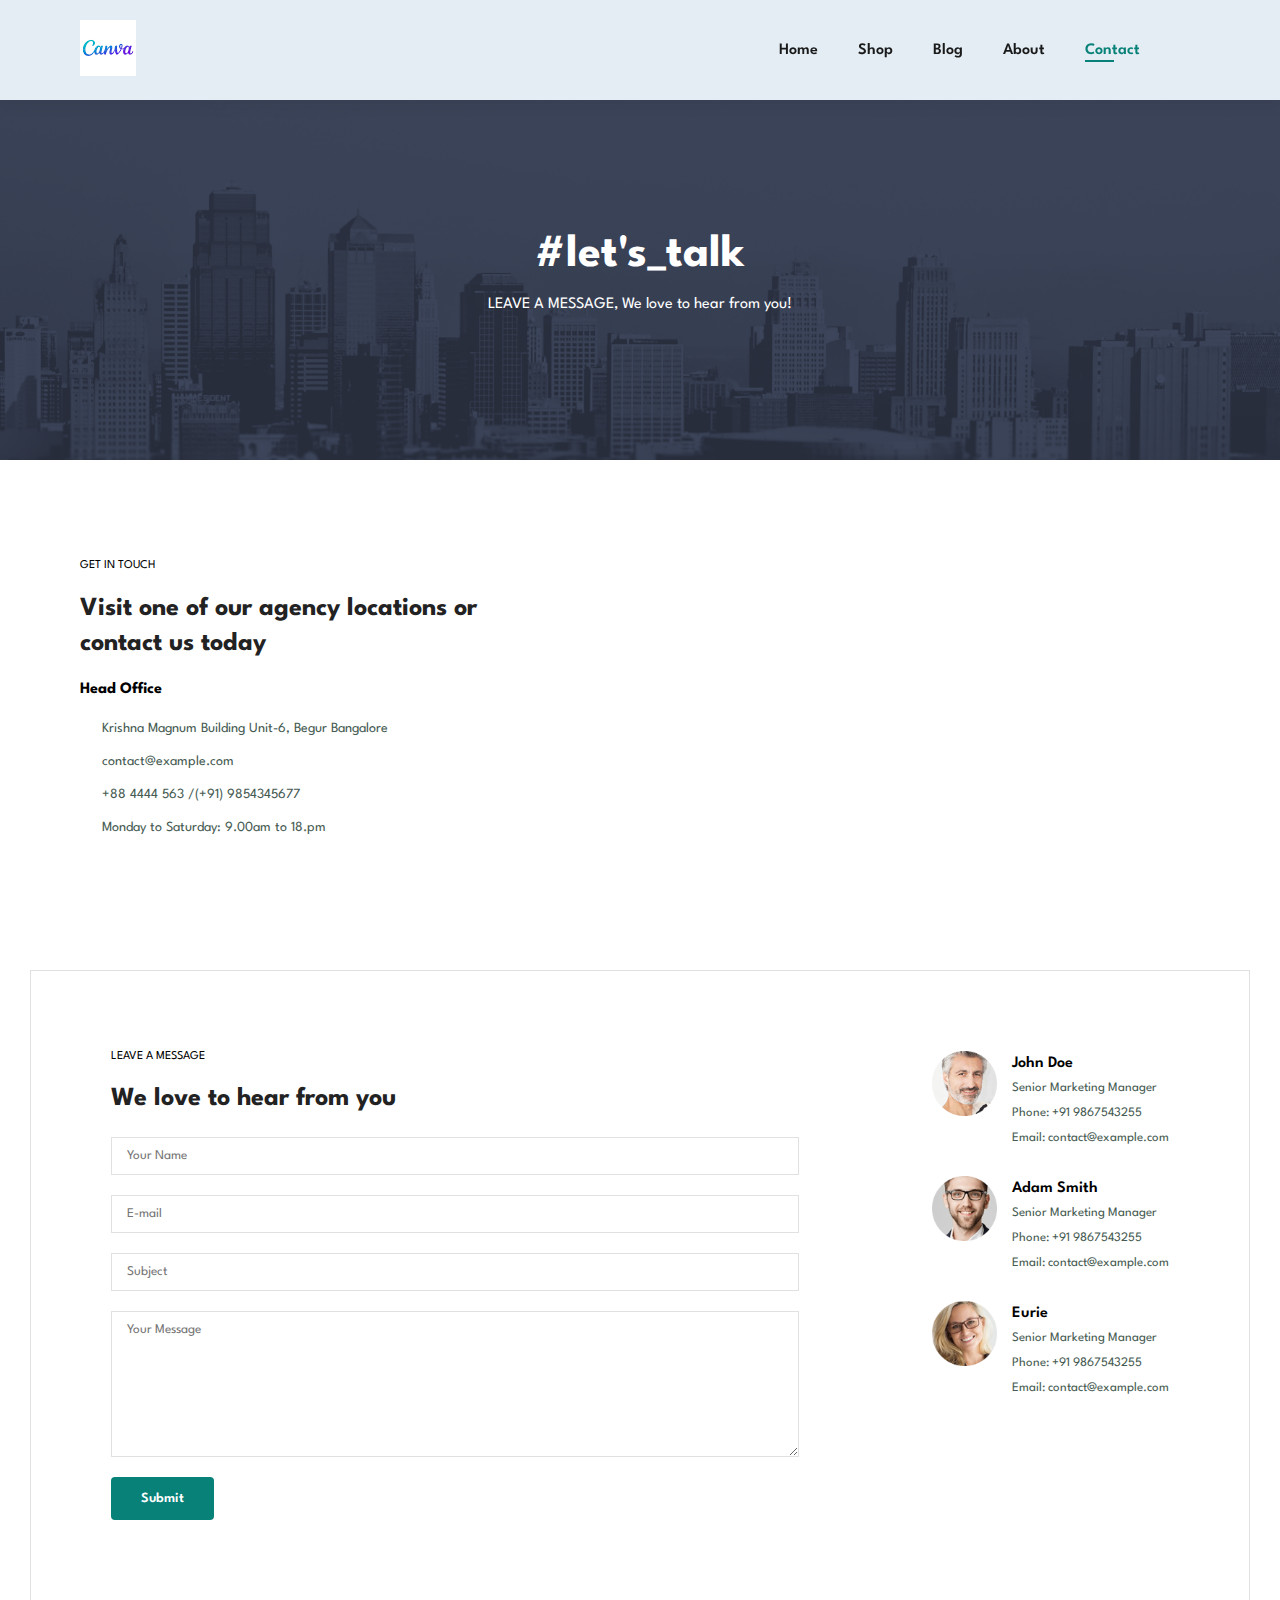
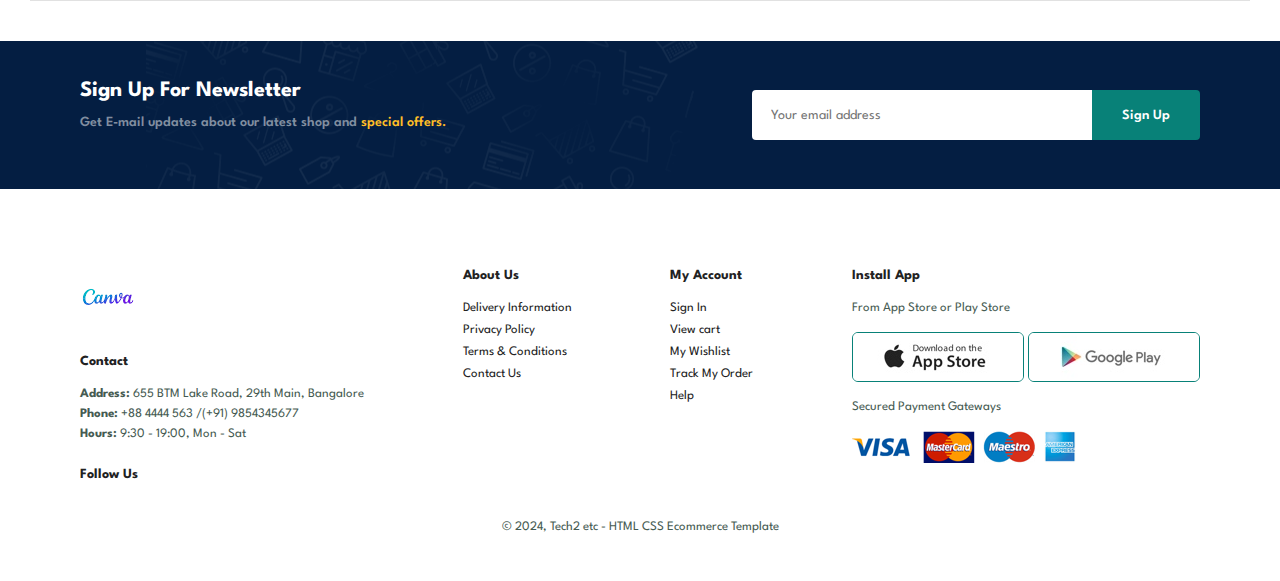
<file: Web Page/contact.html>
<!DOCTYPE html>
<html lang="en">

<head>
    <meta charset="UTF-8">
    <meta name="viewport" content="width=device-width, initial-scale=1.0">
    <title>Ecommerce</title>
    <link rel="stylesheet" href="https://cdnjs.cloudflare.com/ajax/libs/font-awesome/6.6.0/css/all.min.css"
        integrity="sha512-Kc323vGBEqzTmouAECnVceyQqyqdsSiqLQISBL29aUW4U/M7pSPA/gEUZQqv1cwx4OnYxTxve5UMg5GT6L4JJg=="
        crossorigin="anonymous" referrerpolicy="no-referrer" />

    <link rel="stylesheet" href="style.css">
</head>

<body>

    <section id="header">
        <a href="#"><img src="img/logo.png" class="logo" alt=""></a>

        <div>
            <ul id="navbar">
                <li><a href="index.html">Home</a></li>
                <li><a href="shop.html">Shop</a></li>
                <li><a href="blog.html">Blog</a></li>
                <li><a href="about.html">About</a></li>
                <li><a class="active" href="contact.html">Contact</a></li>
                <li id="lg-bag"><a href="cart.html"><i class="fa-solid fa-bag-shopping"></i></a></li>
                <a href="#" id="close"><i class="fa-solid fa-square-xmark"></i></i></a>
            </ul>
        </div>
        <div id="mobile">
            <a href="cart.html"><i class="fa-solid fa-bag-shopping"></i></a>
            <i id="bar" class="fas fa-outdent"></i>
        </div>
    </section>

    <section id="page-header" class="about-header">
        <h2>#let's_talk</h2>
        <p>LEAVE A MESSAGE, We love to hear from you!</p>
    </section>

    <section id="contact-details" class="section-p1">
        <div class="details">
            <span>GET IN TOUCH</span>
            <h2>Visit one of our agency locations or contact us today</h2>
            <h3>Head Office</h3>
            <div>
                <li>
                    <i class="fa-regular fa-map"></i>
                    <p>Krishna Magnum Building Unit-6, Begur Bangalore</p>
                </li>
                <li>
                    <i class="far fa-envelope"></i>
                    <p>contact@example.com</p>
                </li>
                <li>
                    <i class="fa-solid fa-phone"></i>
                    <p>+88 4444 563 /(+91) 9854345677</p>
                </li>
                <li>
                    <i class="far fa-clock"></i>
                    <p>Monday to Saturday: 9.00am to 18.pm</p>
                </li>
            </div>
        </div>

        <div class="map">
            <iframe src="https://www.google.com/maps/embed?pb=!1m18!1m12!1m3!1d15556.484827849288!2d77.57767655541994!3d12.899926900000018!2m3!1f0!2f0!3f0!3m2!1i1024!2i768!4f13.1!3m3!1m2!1s0x3bae1517c2c0a6af%3A0x378cd91b3b413202!2sOracle%20India%20Pvt%20Ltd!5e0!3m2!1sen!2sin!4v1721659031276!5m2!1sen!2sin"
            width="600" height="450" style="border:0;" allowfullscreen="" loading="lazy"
            referrerpolicy="no-referrer-when-downgrade"></iframe>
        </div>

    </section>

    <section id="form-details">
        <form action="">
            <span>LEAVE A MESSAGE</span>
            <h2>We love to hear from you</h2>
            <input type="text" placeholder="Your Name">
            <input type="text" placeholder="E-mail">
            <input type="text" placeholder="Subject">
            <textarea name="" id="" cols="30" rows="10" placeholder="Your Message"></textarea>
            <button class="normal">Submit</button>
        </form>

        <div class="people">
            <div>
                <img src="img/people/1.png" alt="">
                <p><span>John Doe</span> Senior Marketing Manager <br> Phone: +91 9867543255
                <br> Email: contact@example.com</p>
            </div>
            <div>
                <img src="img/people/2.png" alt="">
                <p><span>Adam Smith</span> Senior Marketing Manager <br> Phone: +91 9867543255
                <br> Email: contact@example.com
                </p>
            </div>
            <div>
                <img src="img/people/3.png" alt="">
                <p><span>Eurie</span> Senior Marketing Manager <br> Phone: +91 9867543255
                <br> Email: contact@example.com
                </p>
            </div>
        </div>
    </section>

    <section id="newsletter" class="section-p1 section-m1">
        <div class="newstext">
            <h4>Sign Up For Newsletter</h4>
            <p>Get E-mail updates about our latest shop and <span>special offers.</span></p>
        </div>
        <div class="form">
            <input type="text" placeholder="Your email address">
            <button class="normal">Sign Up</button>
        </div>
    </section>

    <footer class="section-p1">
        <div class="col">
            <img class="logo" src="img/logo.png" alt="">
            <h4>Contact</h4>
            <p><strong>Address: </strong> 655 BTM Lake Road, 29th Main, Bangalore</p>
            <p><strong>Phone: </strong> +88 4444 563 /(+91) 9854345677</p>
            <p><strong>Hours: </strong> 9:30 - 19:00, Mon - Sat</p>
            <div class="follow">
                <h4>Follow Us</h4>
                <div class="icon">
                    <i class="fa-brands fa-square-facebook"></i>
                    <i class="fa-brands fa-square-instagram"></i>
                    <i class="fa-brands fa-square-twitter"></i>
                    <i class="fa-brands fa-square-pinterest"></i>
                    <i class="fa-brands fa-youtube"></i>
                </div>
            </div>
        </div>

        <div class="col">
            <h4>About Us</h4>
            <a href="#">Delivery Information</a>
            <a href="#">Privacy Policy</a>
            <a href="#">Terms & Conditions</a>
            <a href="#">Contact Us</a>
        </div>

        <div class="col">
            <h4>My Account</h4>
            <a href="#">Sign In</a>
            <a href="#">View cart</a>
            <a href="#">My Wishlist</a>
            <a href="#">Track My Order</a>
            <a href="#">Help</a>
        </div>

        <div class="col install">
            <h4>Install App</h4>
            <p>From App Store or Play Store</p>
            <div class="row">
                <img src="img/pay/app.jpg" alt="">
                <img src="img/pay/play.jpg" alt="">
            </div>
            <p>Secured Payment Gateways </p>
            <img src="img/pay/pay.png" alt="">
        </div>

        <div class="copyright">
            <p>© 2024, Tech2 etc - HTML CSS Ecommerce Template</p>
        </div>
    </footer>

    <script src="script.js"></script>
</body>

</html>
</file>
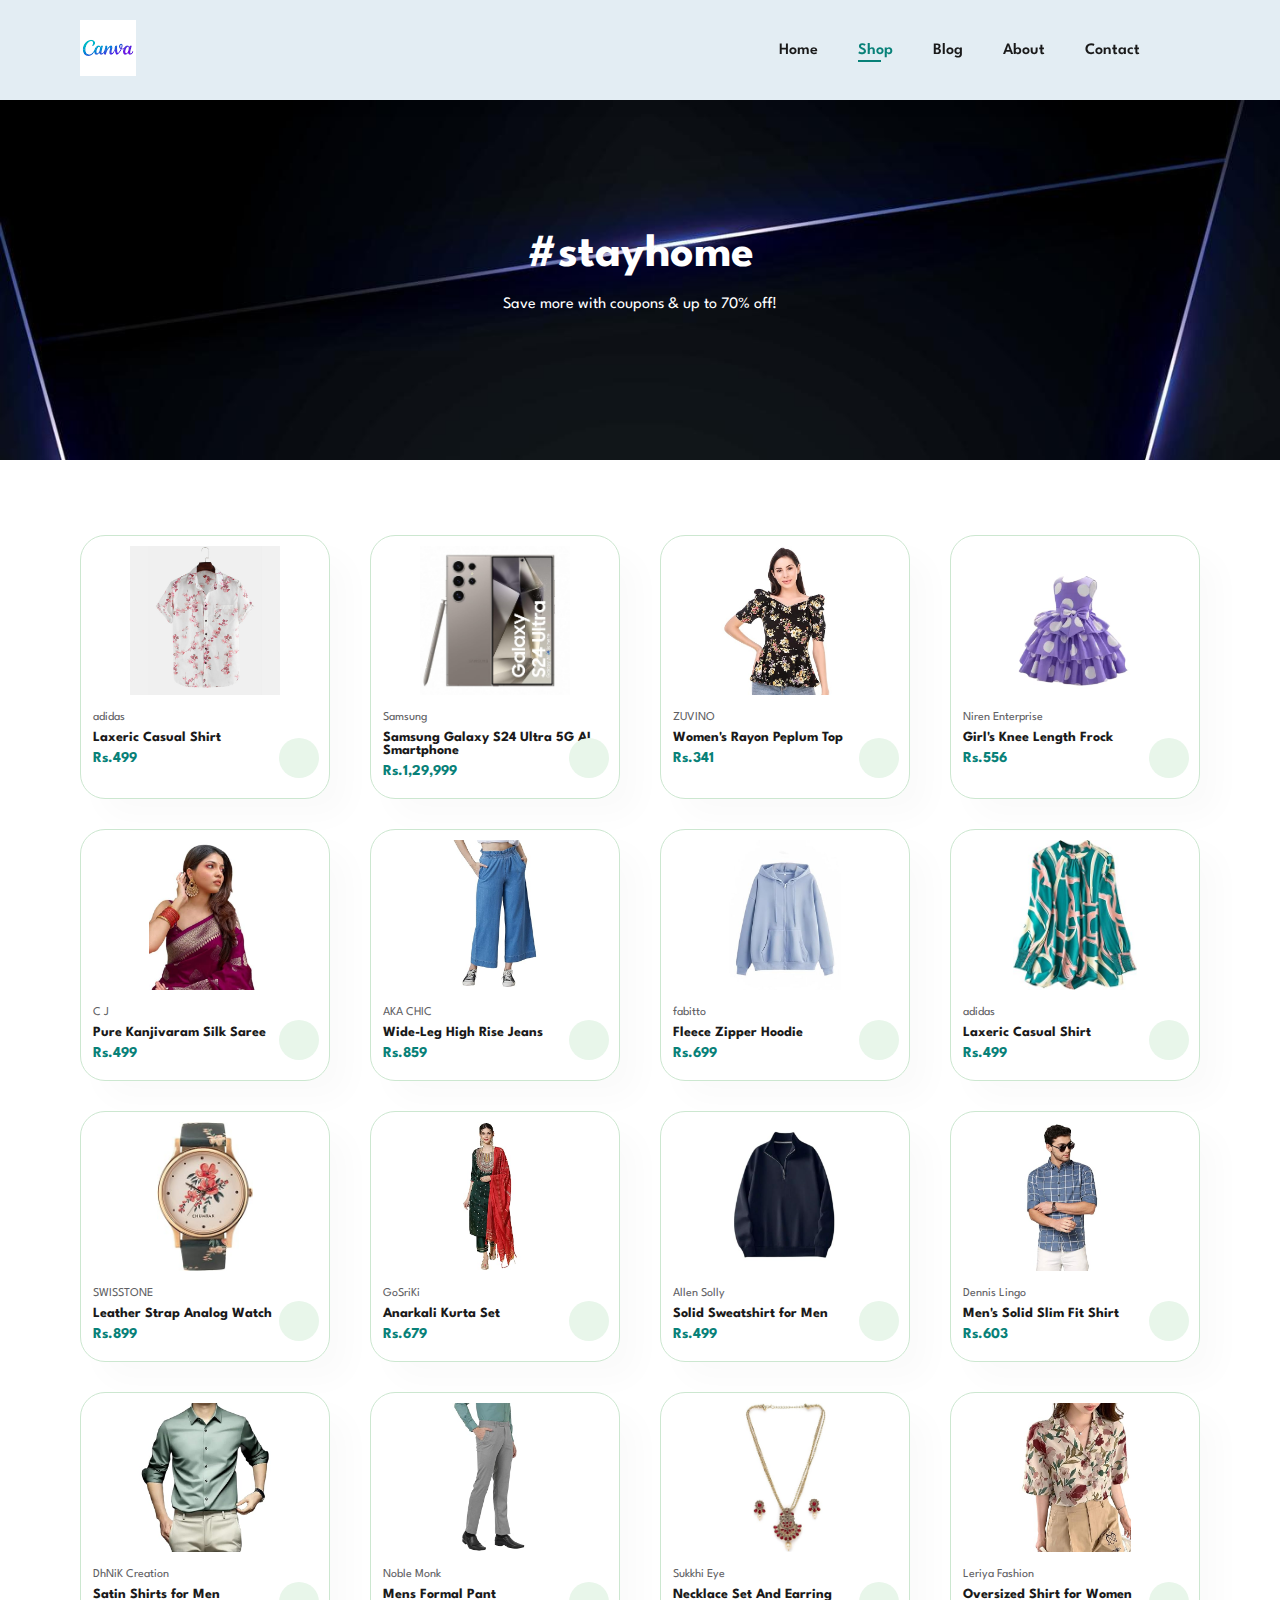
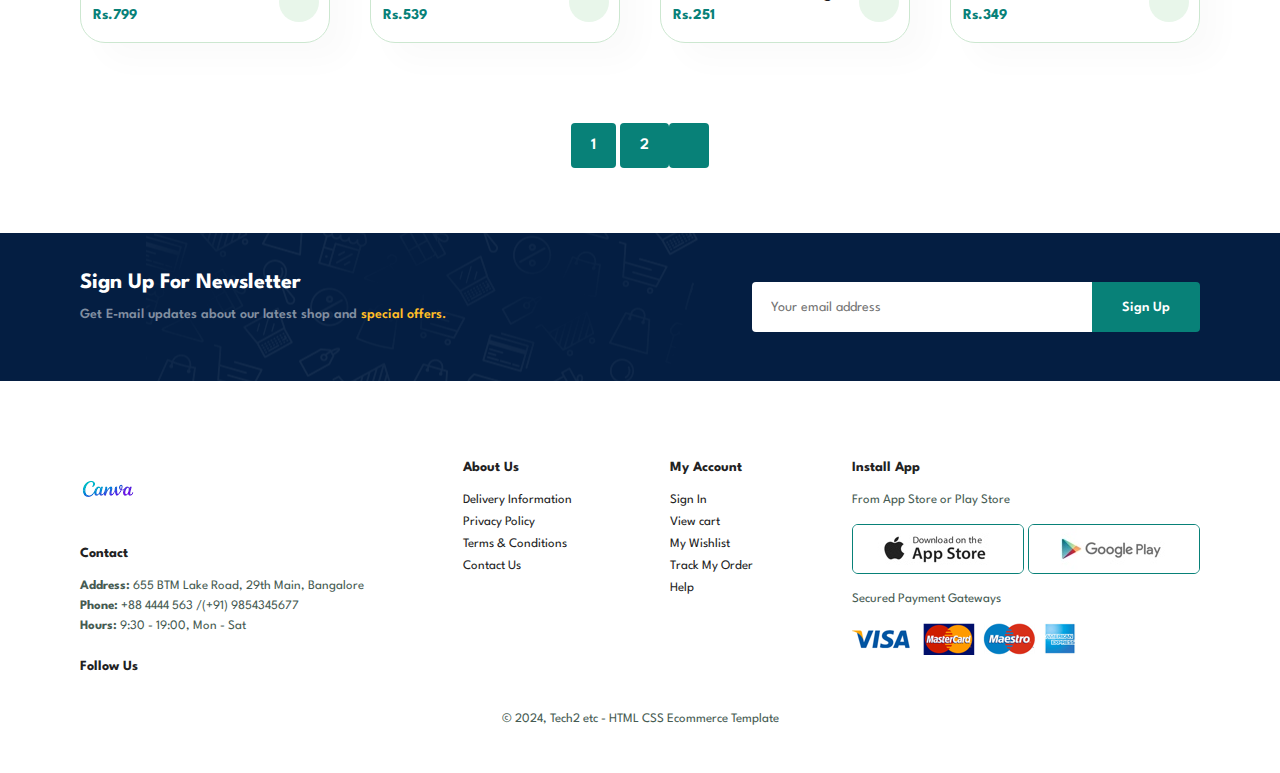
<file: Web Page/shop.html>
<!DOCTYPE html>
<html lang="en">

<head>
    <meta charset="UTF-8">
    <meta name="viewport" content="width=device-width, initial-scale=1.0">
    <title>Ecommerce</title>
    <link rel="stylesheet" href="https://cdnjs.cloudflare.com/ajax/libs/font-awesome/6.6.0/css/all.min.css"
        integrity="sha512-Kc323vGBEqzTmouAECnVceyQqyqdsSiqLQISBL29aUW4U/M7pSPA/gEUZQqv1cwx4OnYxTxve5UMg5GT6L4JJg=="
        crossorigin="anonymous" referrerpolicy="no-referrer" />

    <link rel="stylesheet" href="style.css">
</head>

<body>

    <section id="header">
        <a href="#"><img src="img/logo.png" class="logo" alt=""></a>

        <div>
            <ul id="navbar">
                <li><a href="index.html">Home</a></li>
                <li><a class="active" href="shop.html">Shop</a></li>
                <li><a href="blog.html">Blog</a></li>
                <li><a href="about.html">About</a></li>
                <li><a href="contact.html">Contact</a></li>
                <li id="lg-bag"><a href="cart.html"><i class="fa-solid fa-bag-shopping"></i></a></li>
                <a href="#" id="close"><i class="fa-solid fa-square-xmark"></i></i></a>
            </ul>
        </div>
        <div id="mobile">
            <a href="cart.html"><i class="fa-solid fa-bag-shopping"></i></a>
            <i id="bar" class="fas fa-outdent"></i>
        </div>
    </section>

    <section id="page-header">
        <h2>#stayhome</h2>
        <p>Save more with coupons & up to 70% off! </p>
    </section>

    <section id="product1" class="section-p1">
        <div class="pro-container">
            <div class="pro" onclick="window.location.href='sproduct.html'">
                <img src="img/products/f1.jpg" alt="">
                <div class="des">
                    <span>adidas</span>
                    <h5>Laxeric Casual Shirt</h5>
                    <div class="star">
                        <i class="fas fa-star"></i>
                        <i class="fas fa-star"></i>
                        <i class="fas fa-star"></i>
                        <i class="fas fa-star"></i>
                        <i class="fas fa-star"></i>
                    </div>
                    <h4>Rs.499</h4>
                </div>
                <a href="#"><i class="fa-solid fa-cart-shopping cart"></i></a>
            </div>

            <div class="pro" onclick="window.location.href='sproduct2.html'">
                <img src="img/products/f2.jpg" alt="">
                <div class="des">
                    <span>Samsung</span>
                    <h5>Samsung Galaxy S24 Ultra 5G AI Smartphone</h5>
                    <div class="star">
                        <i class="fas fa-star"></i>
                        <i class="fas fa-star"></i>
                        <i class="fas fa-star"></i>
                        <i class="fas fa-star"></i>
                        <i class="fas fa-star"></i>
                    </div>
                    <h4>Rs.1,29,999</h4>
                </div>
                <a href="#"><i class="fa-solid fa-cart-shopping cart"></i></a>
            </div>

            <div class="pro" onclick="window.location.href='sproduct3.html'">
                <img src="img/products/f3.jpg" alt="">
                <div class="des">
                    <span>ZUVINO</span>
                    <h5>Women's Rayon Peplum Top</h5>
                    <div class="star">
                        <i class="fas fa-star"></i>
                        <i class="fas fa-star"></i>
                        <i class="fas fa-star"></i>
                        <i class="fas fa-star"></i>
                        <i class="fas fa-star"></i>
                    </div>
                    <h4>Rs.341</h4>
                </div>
                <a href="#"><i class="fa-solid fa-cart-shopping cart"></i></a>
            </div>

            <div class="pro" onclick="window.location.href='sproduct4.html'">
                <img src="img/products/f4.jpg" alt="">
                <div class="des">
                    <span>Niren Enterprise</span>
                    <h5>Girl's Knee Length Frock</h5>
                    <div class="star">
                        <i class="fas fa-star"></i>
                        <i class="fas fa-star"></i>
                        <i class="fas fa-star"></i>
                        <i class="fas fa-star"></i>
                        <i class="fas fa-star"></i>
                    </div>
                    <h4>Rs.556</h4>
                </div>
                <a href="#"><i class="fa-solid fa-cart-shopping cart"></i></a>
            </div>

            <div class="pro" onclick="window.location.href='sproduct5.html'">
                <img src="img/products/f5.jpg" alt="">
                <div class="des">
                    <span>C J</span>
                    <h5>Pure Kanjivaram Silk Saree</h5>
                    <div class="star">
                        <i class="fas fa-star"></i>
                        <i class="fas fa-star"></i>
                        <i class="fas fa-star"></i>
                        <i class="fas fa-star"></i>
                        <i class="fas fa-star"></i>
                    </div>
                    <h4>Rs.499</h4>
                </div>
                <a href="#"><i class="fa-solid fa-cart-shopping cart"></i></a>
            </div>

            <div class="pro" onclick="window.location.href='sproduct6.html'">
                <img src="img/products/f6.jpg" alt="">
                <div class="des">
                    <span>AKA CHIC</span>
                    <h5>Wide-Leg High Rise Jeans</h5>
                    <div class="star">
                        <i class="fas fa-star"></i>
                        <i class="fas fa-star"></i>
                        <i class="fas fa-star"></i>
                        <i class="fas fa-star"></i>
                        <i class="fas fa-star"></i>
                    </div>
                    <h4>Rs.859</h4>
                </div>
                <a href="#"><i class="fa-solid fa-cart-shopping cart"></i></a>
            </div>

            <div class="pro" onclick="window.location.href='sproduct7.html'">
                <img src="img/products/f7.jpg" alt="">
                <div class="des">
                    <span>fabitto</span>
                    <h5>Fleece Zipper Hoodie</h5>
                    <div class="star">
                        <i class="fas fa-star"></i>
                        <i class="fas fa-star"></i>
                        <i class="fas fa-star"></i>
                        <i class="fas fa-star"></i>
                        <i class="fas fa-star"></i>
                    </div>
                    <h4>Rs.699</h4>
                </div>
                <a href="#"><i class="fa-solid fa-cart-shopping cart"></i></a>
            </div>

            <div class="pro">
                <img src="img/products/f8.jpg" alt="">
                <div class="des">
                    <span>adidas</span>
                    <h5>Laxeric Casual Shirt</h5>
                    <div class="star">
                        <i class="fas fa-star"></i>
                        <i class="fas fa-star"></i>
                        <i class="fas fa-star"></i>
                        <i class="fas fa-star"></i>
                        <i class="fas fa-star"></i>
                    </div>
                    <h4>Rs.499</h4>
                </div>
                <a href="#"><i class="fa-solid fa-cart-shopping cart"></i></a>
            </div>

            <div class="pro">
                <img src="img/products/n1.jpg" alt="">
                <div class="des">
                    <span>SWISSTONE</span>
                    <h5>Leather Strap Analog Watch</h5>
                    <div class="star">
                        <i class="fas fa-star"></i>
                        <i class="fas fa-star"></i>
                        <i class="fas fa-star"></i>
                        <i class="fas fa-star"></i>
                        <i class="fas fa-star"></i>
                    </div>
                    <h4>Rs.899</h4>
                </div>
                <a href="#"><i class="fa-solid fa-cart-shopping cart"></i></a>
            </div>

            <div class="pro">
                <img src="img/products/n2.jpg" alt="">
                <div class="des">
                    <span>GoSriKi</span>
                    <h5>Anarkali Kurta Set</h5>
                    <div class="star">
                        <i class="fas fa-star"></i>
                        <i class="fas fa-star"></i>
                        <i class="fas fa-star"></i>
                        <i class="fas fa-star"></i>
                        <i class="fas fa-star"></i>
                    </div>
                    <h4>Rs.679</h4>
                </div>
                <a href="#"><i class="fa-solid fa-cart-shopping cart"></i></a>
            </div>

            <div class="pro">
                <img src="img/products/n3.jpg" alt="">
                <div class="des">
                    <span>Allen Solly</span>
                    <h5>Solid Sweatshirt for Men</h5>
                    <div class="star">
                        <i class="fas fa-star"></i>
                        <i class="fas fa-star"></i>
                        <i class="fas fa-star"></i>
                        <i class="fas fa-star"></i>
                        <i class="fas fa-star"></i>
                    </div>
                    <h4>Rs.499</h4>
                </div>
                <a href="#"><i class="fa-solid fa-cart-shopping cart"></i></a>
            </div>

            <div class="pro">
                <img src="img/products/n4.jpg" alt="">
                <div class="des">
                    <span>Dennis Lingo</span>
                    <h5>Men's Solid Slim Fit Shirt</h5>
                    <div class="star">
                        <i class="fas fa-star"></i>
                        <i class="fas fa-star"></i>
                        <i class="fas fa-star"></i>
                        <i class="fas fa-star"></i>
                        <i class="fas fa-star"></i>
                    </div>
                    <h4>Rs.603</h4>
                </div>
                <a href="#"><i class="fa-solid fa-cart-shopping cart"></i></a>
            </div>

            <div class="pro">
                <img src="img/products/n5.jpg" alt="">
                <div class="des">
                    <span>DhNiK Creation</span>
                    <h5>Satin Shirts for Men</h5>
                    <div class="star">
                        <i class="fas fa-star"></i>
                        <i class="fas fa-star"></i>
                        <i class="fas fa-star"></i>
                        <i class="fas fa-star"></i>
                        <i class="fas fa-star"></i>
                    </div>
                    <h4>Rs.799</h4>
                </div>
                <a href="#"><i class="fa-solid fa-cart-shopping cart"></i></a>
            </div>

            <div class="pro">
                <img src="img/products/n6.jpg" alt="">
                <div class="des">
                    <span>Noble Monk</span>
                    <h5>Mens Formal Pant</h5>
                    <div class="star">
                        <i class="fas fa-star"></i>
                        <i class="fas fa-star"></i>
                        <i class="fas fa-star"></i>
                        <i class="fas fa-star"></i>
                        <i class="fas fa-star"></i>
                    </div>
                    <h4>Rs.539</h4>
                </div>
                <a href="#"><i class="fa-solid fa-cart-shopping cart"></i></a>
            </div>

            <div class="pro">
                <img src="img/products/n7.jpg" alt="">
                <div class="des">
                    <span>Sukkhi Eye</span>
                    <h5>Necklace Set And Earring</h5>
                    <div class="star">
                        <i class="fas fa-star"></i>
                        <i class="fas fa-star"></i>
                        <i class="fas fa-star"></i>
                        <i class="fas fa-star"></i>
                        <i class="fas fa-star"></i>
                    </div>
                    <h4>Rs.251</h4>
                </div>
                <a href="#"><i class="fa-solid fa-cart-shopping cart"></i></a>
            </div>

            <div class="pro">
                <img src="img/products/n8.jpg" alt="">
                <div class="des">
                    <span>Leriya Fashion</span>
                    <h5>Oversized Shirt for Women</h5>
                    <div class="star">
                        <i class="fas fa-star"></i>
                        <i class="fas fa-star"></i>
                        <i class="fas fa-star"></i>
                        <i class="fas fa-star"></i>
                        <i class="fas fa-star"></i>
                    </div>
                    <h4>Rs.349</h4>
                </div>
                <a href="#"><i class="fa-solid fa-cart-shopping cart"></i></a>
            </div>

        </div>
    </section>

    <section id="pagination" class="section-p1">
        <a href="#">1</a>
        <a href="#">2</a>
        <a href="#"><i class="fa-solid fa-arrow-right-long"></i></a>
    </section>

    <section id="newsletter" class="section-p1 section-m1">
        <div class="newstext">
            <h4>Sign Up For Newsletter</h4>
            <p>Get E-mail updates about our latest shop and <span>special offers.</span></p>
        </div>
        <div class="form">
            <input type="text" placeholder="Your email address">
            <button class="normal">Sign Up</button>
        </div>
    </section>

    <footer class="section-p1">
        <div class="col">
            <img class="logo" src="img/logo.png" alt="">
            <h4>Contact</h4>
            <p><strong>Address: </strong> 655 BTM Lake Road, 29th Main, Bangalore</p>
            <p><strong>Phone: </strong> +88 4444 563 /(+91) 9854345677</p>
            <p><strong>Hours: </strong> 9:30 - 19:00, Mon - Sat</p>
            <div class="follow">
                <h4>Follow Us</h4>
                <div class="icon">
                    <i class="fa-brands fa-square-facebook"></i>
                    <i class="fa-brands fa-square-instagram"></i>
                    <i class="fa-brands fa-square-twitter"></i>
                    <i class="fa-brands fa-square-pinterest"></i>
                    <i class="fa-brands fa-youtube"></i>
                </div>
            </div>
        </div>

        <div class="col">
            <h4>About Us</h4>
            <a href="#">Delivery Information</a>
            <a href="#">Privacy Policy</a>
            <a href="#">Terms & Conditions</a>
            <a href="#">Contact Us</a>
        </div>

        <div class="col">
            <h4>My Account</h4>
            <a href="#">Sign In</a>
            <a href="#">View cart</a>
            <a href="#">My Wishlist</a>
            <a href="#">Track My Order</a>
            <a href="#">Help</a>
        </div>

        <div class="col install">
            <h4>Install App</h4>
            <p>From App Store or Play Store</p>
            <div class="row">
                <img src="img/pay/app.jpg" alt="">
                <img src="img/pay/play.jpg" alt="">
            </div>
            <p>Secured Payment Gateways </p>
            <img src="img/pay/pay.png" alt="">
        </div>

        <div class="copyright">
            <p>© 2024, Tech2 etc - HTML CSS Ecommerce Template</p>
        </div>
    </footer>

    <script src="script.js"></script>
</body>

</html>
</file>
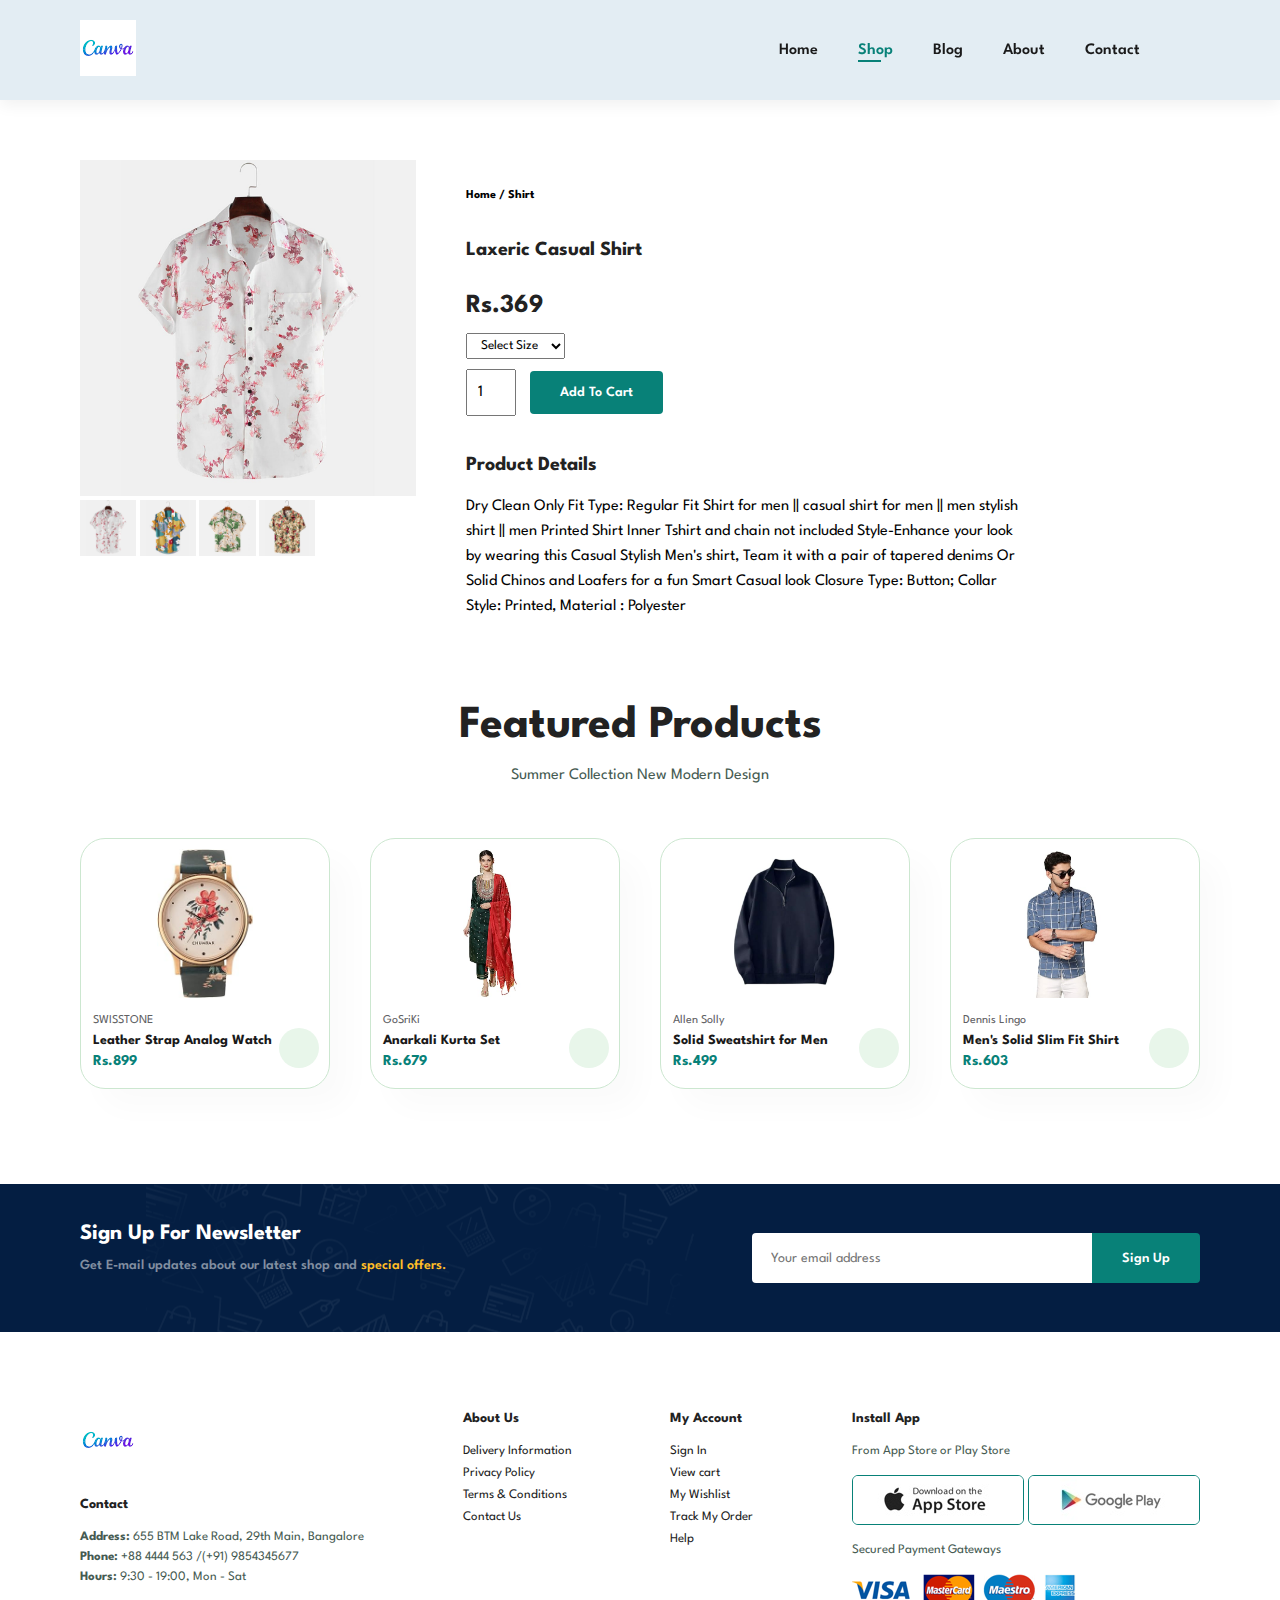
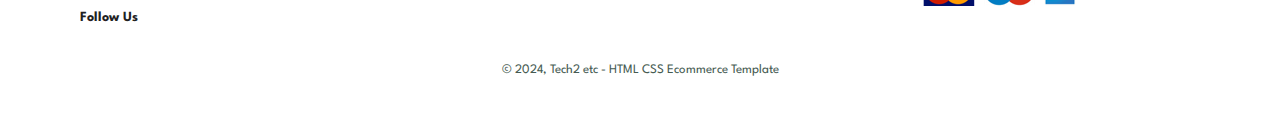
<file: Web Page/sproduct.html>
<!DOCTYPE html>
<html lang="en">

<head>
    <meta charset="UTF-8">
    <meta name="viewport" content="width=device-width, initial-scale=1.0">
    <title>Ecommerce</title>
    <link rel="stylesheet" href="https://cdnjs.cloudflare.com/ajax/libs/font-awesome/6.6.0/css/all.min.css"
        integrity="sha512-Kc323vGBEqzTmouAECnVceyQqyqdsSiqLQISBL29aUW4U/M7pSPA/gEUZQqv1cwx4OnYxTxve5UMg5GT6L4JJg=="
        crossorigin="anonymous" referrerpolicy="no-referrer" />

    <link rel="stylesheet" href="style.css">
</head>

<body>

    <section id="header">
        <a href="#"><img src="img/logo.png" class="logo" alt=""></a>

        <div>
            <ul id="navbar">
                <li><a href="index.html">Home</a></li>
                <li><a class="active" href="shop.html">Shop</a></li>
                <li><a href="blog.html">Blog</a></li>
                <li><a href="about.html">About</a></li>
                <li><a href="contact.html">Contact</a></li>
                <li id="lg-bag"><a href="cart.html"><i class="fa-solid fa-bag-shopping"></i></a></li>
                <a href="#" id="close"><i class="fa-solid fa-square-xmark"></i></i></a>
            </ul>
        </div>
        <div id="mobile">
            <a href="cart.html"><i class="fa-solid fa-bag-shopping"></i></a>
            <i id="bar" class="fas fa-outdent"></i>
        </div>
    </section>

    <section id="prodetails" class="section-p1">
        <div class="single-pro-image">
            <img src="img/products/f1.jpg" width="100%" id="MainImg" alt="">

            <div class="small-img-group">
                <div class="small-img-col">
                    <img src="img/products/f1.jpg" width="100%" class="small-img" alt="">
                </div>
                <div class="small-img-col">
                    <img src="img/products/f11.jpg" width="100%" class="small-img" alt="">
                </div>
                <div class="small-img-col">
                    <img src="img/products/f12.jpg" width="100%" class="small-img" alt="">
                </div>
                <div class="small-img-col">
                    <img src="img/products/f13.jpg" width="100%" class="small-img" alt="">
                </div>
            </div>
        </div>

        <div class="single-pro-details">
            <h6>Home / Shirt</h6>
            <h4>Laxeric Casual Shirt</h4>
            <h2>Rs.369</h2>
            <select>
                <option>Select Size</option>
                <option>M</option>
                <option>XL</option>
                <option>XXL</option>
                <option>Small</option>
                <option>Large</option>
            </select>
            <input type="number" value="1">
            <button class="normal">Add To Cart</button>
            <h4>Product Details</h4>
            <span>Dry Clean Only Fit Type: Regular Fit Shirt for men || casual shirt for men || men stylish shirt || men Printed Shirt
            Inner Tshirt and chain not included Style-Enhance your look by wearing this Casual Stylish Men's shirt, Team it
            with a pair of tapered denims Or Solid Chinos and Loafers for a fun Smart Casual look
            Closure Type: Button; Collar Style: Printed, Material : Polyester</span>
        </div>
    </section>

    <section id="product1" class="section-p1">
        <h2>Featured Products</h2>
        <p>Summer Collection New Modern Design</p>
        <div class="pro-container">
            <div class="pro">
                <img src="img/products/n1.jpg" alt="">
                <div class="des">
                    <span>SWISSTONE</span>
                    <h5>Leather Strap Analog Watch</h5>
                    <div class="star">
                        <i class="fas fa-star"></i>
                        <i class="fas fa-star"></i>
                        <i class="fas fa-star"></i>
                        <i class="fas fa-star"></i>
                        <i class="fas fa-star"></i>
                    </div>
                    <h4>Rs.899</h4>
                </div>
                <a href="#"><i class="fa-solid fa-cart-shopping cart"></i></a>
            </div>
    
            <div class="pro">
                <img src="img/products/n2.jpg" alt="">
                <div class="des">
                    <span>GoSriKi</span>
                    <h5>Anarkali Kurta Set</h5>
                    <div class="star">
                        <i class="fas fa-star"></i>
                        <i class="fas fa-star"></i>
                        <i class="fas fa-star"></i>
                        <i class="fas fa-star"></i>
                        <i class="fas fa-star"></i>
                    </div>
                    <h4>Rs.679</h4>
                </div>
                <a href="#"><i class="fa-solid fa-cart-shopping cart"></i></a>
            </div>
    
            <div class="pro">
                <img src="img/products/n3.jpg" alt="">
                <div class="des">
                    <span>Allen Solly</span>
                    <h5>Solid Sweatshirt for Men</h5>
                    <div class="star">
                        <i class="fas fa-star"></i>
                        <i class="fas fa-star"></i>
                        <i class="fas fa-star"></i>
                        <i class="fas fa-star"></i>
                        <i class="fas fa-star"></i>
                    </div>
                    <h4>Rs.499</h4>
                </div>
                <a href="#"><i class="fa-solid fa-cart-shopping cart"></i></a>
            </div>
    
            <div class="pro">
                <img src="img/products/n4.jpg" alt="">
                <div class="des">
                    <span>Dennis Lingo</span>
                    <h5>Men's Solid Slim Fit Shirt</h5>
                    <div class="star">
                        <i class="fas fa-star"></i>
                        <i class="fas fa-star"></i>
                        <i class="fas fa-star"></i>
                        <i class="fas fa-star"></i>
                        <i class="fas fa-star"></i>
                    </div>
                    <h4>Rs.603</h4>
                </div>
                <a href="#"><i class="fa-solid fa-cart-shopping cart"></i></a>
            </div>

        </div>
    </section>

    <section id="newsletter" class="section-p1 section-m1">
        <div class="newstext">
            <h4>Sign Up For Newsletter</h4>
            <p>Get E-mail updates about our latest shop and <span>special offers.</span></p>
        </div>
        <div class="form">
            <input type="text" placeholder="Your email address">
            <button class="normal">Sign Up</button>
        </div>
    </section>

    <footer class="section-p1">
        <div class="col">
            <img class="logo" src="img/logo.png" alt="">
            <h4>Contact</h4>
            <p><strong>Address: </strong> 655 BTM Lake Road, 29th Main, Bangalore</p>
            <p><strong>Phone: </strong> +88 4444 563 /(+91) 9854345677</p>
            <p><strong>Hours: </strong> 9:30 - 19:00, Mon - Sat</p>
            <div class="follow">
                <h4>Follow Us</h4>
                <div class="icon">
                    <i class="fa-brands fa-square-facebook"></i>
                    <i class="fa-brands fa-square-instagram"></i>
                    <i class="fa-brands fa-square-twitter"></i>
                    <i class="fa-brands fa-square-pinterest"></i>
                    <i class="fa-brands fa-youtube"></i>
                </div>
            </div>
        </div>

        <div class="col">
            <h4>About Us</h4>
            <a href="#">Delivery Information</a>
            <a href="#">Privacy Policy</a>
            <a href="#">Terms & Conditions</a>
            <a href="#">Contact Us</a>
        </div>

        <div class="col">
            <h4>My Account</h4>
            <a href="#">Sign In</a>
            <a href="#">View cart</a>
            <a href="#">My Wishlist</a>
            <a href="#">Track My Order</a>
            <a href="#">Help</a>
        </div>

        <div class="col install">
            <h4>Install App</h4>
            <p>From App Store or Play Store</p>
            <div class="row">
                <img src="img/pay/app.jpg" alt="">
                <img src="img/pay/play.jpg" alt="">
            </div>
            <p>Secured Payment Gateways </p>
            <img src="img/pay/pay.png" alt="">
        </div>

        <div class="copyright">
            <p>© 2024, Tech2 etc - HTML CSS Ecommerce Template</p>
        </div>
    </footer>

    <script>
        var MainImg = document.getElementById("MainImg");
        var smallimg = document.getElementsByClassName("small-img");

       smallimg[0].onclick = function(){
        MainImg.src = smallimg[0].src;
       }
       smallimg[1].onclick = function () {
            MainImg.src = smallimg[1].src;
        }
        smallimg[2].onclick = function () {
            MainImg.src = smallimg[2].src;
        }
        smallimg[3].onclick = function () {
            MainImg.src = smallimg[3].src;
        } 
    </script>

    <script src="script.js"></script>
</body>

</html>
</file>
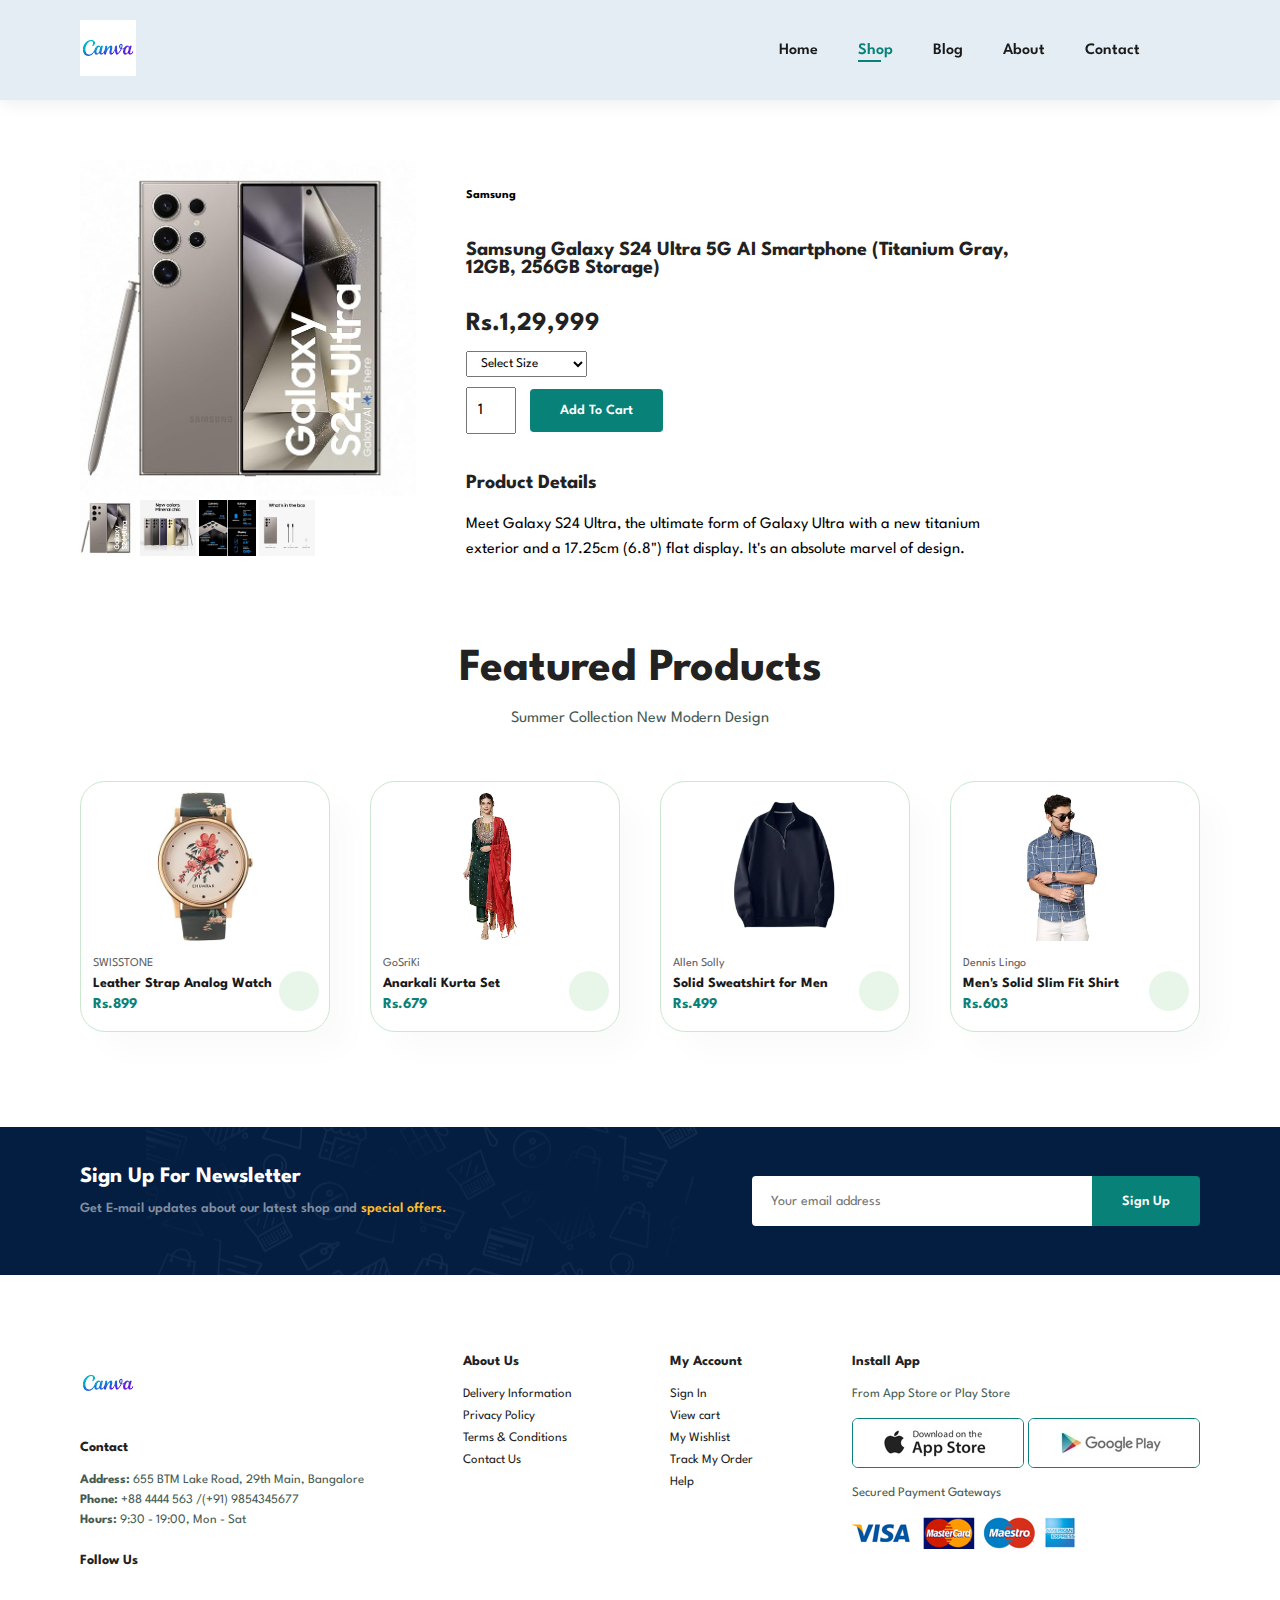
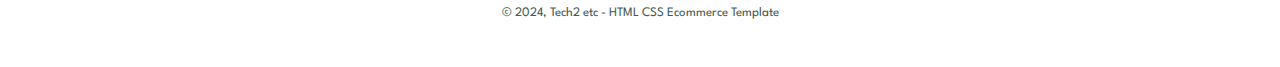
<file: Web Page/sproduct2.html>
<!DOCTYPE html>
<html lang="en">

<head>
    <meta charset="UTF-8">
    <meta name="viewport" content="width=device-width, initial-scale=1.0">
    <title>Ecommerce</title>
    <link rel="stylesheet" href="https://cdnjs.cloudflare.com/ajax/libs/font-awesome/6.6.0/css/all.min.css"
        integrity="sha512-Kc323vGBEqzTmouAECnVceyQqyqdsSiqLQISBL29aUW4U/M7pSPA/gEUZQqv1cwx4OnYxTxve5UMg5GT6L4JJg=="
        crossorigin="anonymous" referrerpolicy="no-referrer" />

    <link rel="stylesheet" href="style.css">
</head>

<body>

    <section id="header">
        <a href="#"><img src="img/logo.png" class="logo" alt=""></a>

        <div>
            <ul id="navbar">
                <li><a href="index.html">Home</a></li>
                <li><a class="active" href="shop.html">Shop</a></li>
                <li><a href="blog.html">Blog</a></li>
                <li><a href="about.html">About</a></li>
                <li><a href="contact.html">Contact</a></li>
                <li id="lg-bag"><a href="cart.html"><i class="fa-solid fa-bag-shopping"></i></a></li>
                <a href="#" id="close"><i class="fa-solid fa-square-xmark"></i></i></a>
            </ul>
        </div>
        <div id="mobile">
            <a href="cart.html"><i class="fa-solid fa-bag-shopping"></i></a>
            <i id="bar" class="fas fa-outdent"></i>
        </div>
    </section>

    <section id="prodetails" class="section-p1">
        <div class="single-pro-image">
            <img src="img/products/f2.jpg" width="100%" id="MainImg" alt="">

            <div class="small-img-group">
                <div class="small-img-col">
                    <img src="img/products/f2.jpg" width="100%" class="small-img" alt="">
                </div>
                <div class="small-img-col">
                    <img src="img/products/f21.jpg" width="100%" class="small-img" alt="">
                </div>
                <div class="small-img-col">
                    <img src="img/products/f22.jpg" width="100%" class="small-img" alt="">
                </div>
                <div class="small-img-col">
                    <img src="img/products/f23.jpg" width="100%" class="small-img" alt="">
                </div>
            </div>
        </div>

        <div class="single-pro-details">
            <h6>Samsung</h6>
            <h4>Samsung Galaxy S24 Ultra 5G AI Smartphone (Titanium Gray, 12GB, 256GB Storage)</h4>
            <h2>Rs.1,29,999</h2>
            <select>
                <option>Select Size</option>
                <option>12GB + 256GB</option>
                <option>12GB + 1TB</option>
            </select>
            <input type="number" value="1">
            <button class="normal">Add To Cart</button>
            <h4>Product Details</h4>
            <span>Meet Galaxy S24 Ultra, the ultimate form of Galaxy Ultra with a new titanium exterior and a 17.25cm (6.8") flat display.
            It's an absolute marvel of design.</span>
        </div>
    </section>

    <section id="product1" class="section-p1">
        <h2>Featured Products</h2>
        <p>Summer Collection New Modern Design</p>
        <div class="pro-container">
            <div class="pro">
                <img src="img/products/n1.jpg" alt="">
                <div class="des">
                    <span>SWISSTONE</span>
                    <h5>Leather Strap Analog Watch</h5>
                    <div class="star">
                        <i class="fas fa-star"></i>
                        <i class="fas fa-star"></i>
                        <i class="fas fa-star"></i>
                        <i class="fas fa-star"></i>
                        <i class="fas fa-star"></i>
                    </div>
                    <h4>Rs.899</h4>
                </div>
                <a href="#"><i class="fa-solid fa-cart-shopping cart"></i></a>
            </div>

            <div class="pro">
                <img src="img/products/n2.jpg" alt="">
                <div class="des">
                    <span>GoSriKi</span>
                    <h5>Anarkali Kurta Set</h5>
                    <div class="star">
                        <i class="fas fa-star"></i>
                        <i class="fas fa-star"></i>
                        <i class="fas fa-star"></i>
                        <i class="fas fa-star"></i>
                        <i class="fas fa-star"></i>
                    </div>
                    <h4>Rs.679</h4>
                </div>
                <a href="#"><i class="fa-solid fa-cart-shopping cart"></i></a>
            </div>

            <div class="pro">
                <img src="img/products/n3.jpg" alt="">
                <div class="des">
                    <span>Allen Solly</span>
                    <h5>Solid Sweatshirt for Men</h5>
                    <div class="star">
                        <i class="fas fa-star"></i>
                        <i class="fas fa-star"></i>
                        <i class="fas fa-star"></i>
                        <i class="fas fa-star"></i>
                        <i class="fas fa-star"></i>
                    </div>
                    <h4>Rs.499</h4>
                </div>
                <a href="#"><i class="fa-solid fa-cart-shopping cart"></i></a>
            </div>

            <div class="pro">
                <img src="img/products/n4.jpg" alt="">
                <div class="des">
                    <span>Dennis Lingo</span>
                    <h5>Men's Solid Slim Fit Shirt</h5>
                    <div class="star">
                        <i class="fas fa-star"></i>
                        <i class="fas fa-star"></i>
                        <i class="fas fa-star"></i>
                        <i class="fas fa-star"></i>
                        <i class="fas fa-star"></i>
                    </div>
                    <h4>Rs.603</h4>
                </div>
                <a href="#"><i class="fa-solid fa-cart-shopping cart"></i></a>
            </div>

        </div>
    </section>

    <section id="newsletter" class="section-p1 section-m1">
        <div class="newstext">
            <h4>Sign Up For Newsletter</h4>
            <p>Get E-mail updates about our latest shop and <span>special offers.</span></p>
        </div>
        <div class="form">
            <input type="text" placeholder="Your email address">
            <button class="normal">Sign Up</button>
        </div>
    </section>

    <footer class="section-p1">
        <div class="col">
            <img class="logo" src="img/logo.png" alt="">
            <h4>Contact</h4>
            <p><strong>Address: </strong> 655 BTM Lake Road, 29th Main, Bangalore</p>
            <p><strong>Phone: </strong> +88 4444 563 /(+91) 9854345677</p>
            <p><strong>Hours: </strong> 9:30 - 19:00, Mon - Sat</p>
            <div class="follow">
                <h4>Follow Us</h4>
                <div class="icon">
                    <i class="fa-brands fa-square-facebook"></i>
                    <i class="fa-brands fa-square-instagram"></i>
                    <i class="fa-brands fa-square-twitter"></i>
                    <i class="fa-brands fa-square-pinterest"></i>
                    <i class="fa-brands fa-youtube"></i>
                </div>
            </div>
        </div>

        <div class="col">
            <h4>About Us</h4>
            <a href="#">Delivery Information</a>
            <a href="#">Privacy Policy</a>
            <a href="#">Terms & Conditions</a>
            <a href="#">Contact Us</a>
        </div>

        <div class="col">
            <h4>My Account</h4>
            <a href="#">Sign In</a>
            <a href="#">View cart</a>
            <a href="#">My Wishlist</a>
            <a href="#">Track My Order</a>
            <a href="#">Help</a>
        </div>

        <div class="col install">
            <h4>Install App</h4>
            <p>From App Store or Play Store</p>
            <div class="row">
                <img src="img/pay/app.jpg" alt="">
                <img src="img/pay/play.jpg" alt="">
            </div>
            <p>Secured Payment Gateways </p>
            <img src="img/pay/pay.png" alt="">
        </div>

        <div class="copyright">
            <p>© 2024, Tech2 etc - HTML CSS Ecommerce Template</p>
        </div>
    </footer>

    <script>
        var MainImg = document.getElementById("MainImg");
        var smallimg = document.getElementsByClassName("small-img");

        smallimg[0].onclick = function () {
            MainImg.src = smallimg[0].src;
        }
        smallimg[1].onclick = function () {
            MainImg.src = smallimg[1].src;
        }
        smallimg[2].onclick = function () {
            MainImg.src = smallimg[2].src;
        }
        smallimg[3].onclick = function () {
            MainImg.src = smallimg[3].src;
        } 
    </script>

    <script src="script.js"></script>
</body>

</html>
</file>
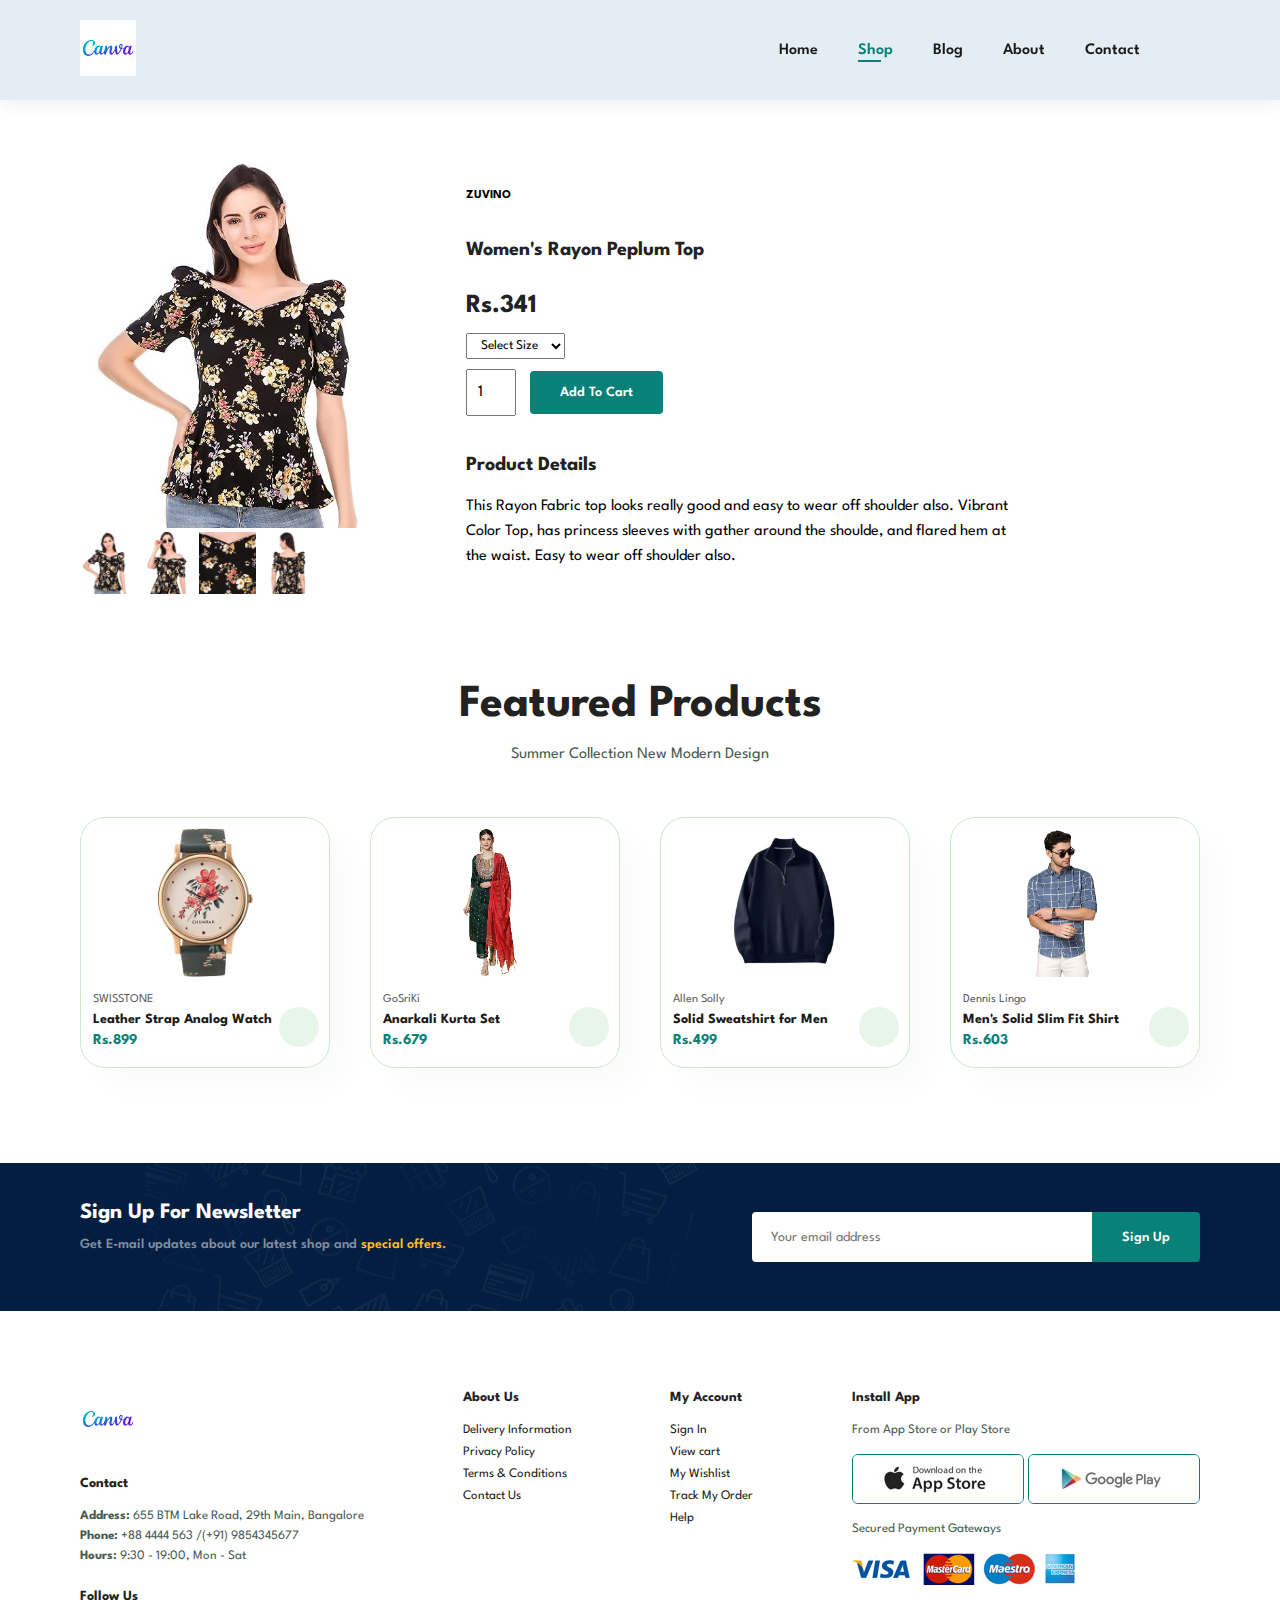
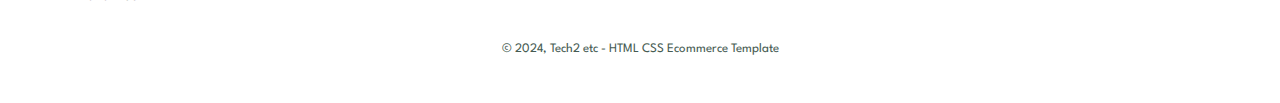
<file: Web Page/sproduct3.html>
<!DOCTYPE html>
<html lang="en">

<head>
    <meta charset="UTF-8">
    <meta name="viewport" content="width=device-width, initial-scale=1.0">
    <title>Ecommerce</title>
    <link rel="stylesheet" href="https://cdnjs.cloudflare.com/ajax/libs/font-awesome/6.6.0/css/all.min.css"
        integrity="sha512-Kc323vGBEqzTmouAECnVceyQqyqdsSiqLQISBL29aUW4U/M7pSPA/gEUZQqv1cwx4OnYxTxve5UMg5GT6L4JJg=="
        crossorigin="anonymous" referrerpolicy="no-referrer" />

    <link rel="stylesheet" href="style.css">
</head>

<body>

    <section id="header">
        <a href="#"><img src="img/logo.png" class="logo" alt=""></a>

        <div>
            <ul id="navbar">
                <li><a href="index.html">Home</a></li>
                <li><a class="active" href="shop.html">Shop</a></li>
                <li><a href="blog.html">Blog</a></li>
                <li><a href="about.html">About</a></li>
                <li><a href="contact.html">Contact</a></li>
                <li id="lg-bag"><a href="cart.html"><i class="fa-solid fa-bag-shopping"></i></a></li>
                <a href="#" id="close"><i class="fa-solid fa-square-xmark"></i></i></a>
            </ul>
        </div>
        <div id="mobile">
            <a href="cart.html"><i class="fa-solid fa-bag-shopping"></i></a>
            <i id="bar" class="fas fa-outdent"></i>
        </div>
    </section>

    <section id="prodetails" class="section-p1">
        <div class="single-pro-image">
            <img src="img/products/f3.jpg" width="100%" id="MainImg" alt="">

            <div class="small-img-group">
                <div class="small-img-col">
                    <img src="img/products/f3.jpg" width="100%" class="small-img" alt="">
                </div>
                <div class="small-img-col">
                    <img src="img/products/f31.jpg" width="100%" class="small-img" alt="">
                </div>
                <div class="small-img-col">
                    <img src="img/products/f32.jpg" width="100%" class="small-img" alt="">
                </div>
                <div class="small-img-col">
                    <img src="img/products/f33.jpg" width="100%" class="small-img" alt="">
                </div>
            </div>
        </div>

        <div class="single-pro-details">
            <h6>ZUVINO</h6>
            <h4>Women's Rayon Peplum Top</h4>
            <h2>Rs.341</h2>
            <select>
                <option>Select Size</option>
                <option>M</option>
                <option>XL</option>
                <option>Small</option>
                <option>Large</option>
            </select>
            <input type="number" value="1">
            <button class="normal">Add To Cart</button>
            <h4>Product Details</h4>
            <span>This Rayon Fabric top looks really good and easy to wear off shoulder also. Vibrant Color Top, has princess sleeves with gather around the shoulde, and
            flared hem at the waist. Easy to wear off shoulder also.</span>
        </div>
    </section>

    <section id="product1" class="section-p1">
        <h2>Featured Products</h2>
        <p>Summer Collection New Modern Design</p>
        <div class="pro-container">
            <div class="pro">
                <img src="img/products/n1.jpg" alt="">
                <div class="des">
                    <span>SWISSTONE</span>
                    <h5>Leather Strap Analog Watch</h5>
                    <div class="star">
                        <i class="fas fa-star"></i>
                        <i class="fas fa-star"></i>
                        <i class="fas fa-star"></i>
                        <i class="fas fa-star"></i>
                        <i class="fas fa-star"></i>
                    </div>
                    <h4>Rs.899</h4>
                </div>
                <a href="#"><i class="fa-solid fa-cart-shopping cart"></i></a>
            </div>

            <div class="pro">
                <img src="img/products/n2.jpg" alt="">
                <div class="des">
                    <span>GoSriKi</span>
                    <h5>Anarkali Kurta Set</h5>
                    <div class="star">
                        <i class="fas fa-star"></i>
                        <i class="fas fa-star"></i>
                        <i class="fas fa-star"></i>
                        <i class="fas fa-star"></i>
                        <i class="fas fa-star"></i>
                    </div>
                    <h4>Rs.679</h4>
                </div>
                <a href="#"><i class="fa-solid fa-cart-shopping cart"></i></a>
            </div>

            <div class="pro">
                <img src="img/products/n3.jpg" alt="">
                <div class="des">
                    <span>Allen Solly</span>
                    <h5>Solid Sweatshirt for Men</h5>
                    <div class="star">
                        <i class="fas fa-star"></i>
                        <i class="fas fa-star"></i>
                        <i class="fas fa-star"></i>
                        <i class="fas fa-star"></i>
                        <i class="fas fa-star"></i>
                    </div>
                    <h4>Rs.499</h4>
                </div>
                <a href="#"><i class="fa-solid fa-cart-shopping cart"></i></a>
            </div>

            <div class="pro">
                <img src="img/products/n4.jpg" alt="">
                <div class="des">
                    <span>Dennis Lingo</span>
                    <h5>Men's Solid Slim Fit Shirt</h5>
                    <div class="star">
                        <i class="fas fa-star"></i>
                        <i class="fas fa-star"></i>
                        <i class="fas fa-star"></i>
                        <i class="fas fa-star"></i>
                        <i class="fas fa-star"></i>
                    </div>
                    <h4>Rs.603</h4>
                </div>
                <a href="#"><i class="fa-solid fa-cart-shopping cart"></i></a>
            </div>

        </div>
    </section>

    <section id="newsletter" class="section-p1 section-m1">
        <div class="newstext">
            <h4>Sign Up For Newsletter</h4>
            <p>Get E-mail updates about our latest shop and <span>special offers.</span></p>
        </div>
        <div class="form">
            <input type="text" placeholder="Your email address">
            <button class="normal">Sign Up</button>
        </div>
    </section>

    <footer class="section-p1">
        <div class="col">
            <img class="logo" src="img/logo.png" alt="">
            <h4>Contact</h4>
            <p><strong>Address: </strong> 655 BTM Lake Road, 29th Main, Bangalore</p>
            <p><strong>Phone: </strong> +88 4444 563 /(+91) 9854345677</p>
            <p><strong>Hours: </strong> 9:30 - 19:00, Mon - Sat</p>
            <div class="follow">
                <h4>Follow Us</h4>
                <div class="icon">
                    <i class="fa-brands fa-square-facebook"></i>
                    <i class="fa-brands fa-square-instagram"></i>
                    <i class="fa-brands fa-square-twitter"></i>
                    <i class="fa-brands fa-square-pinterest"></i>
                    <i class="fa-brands fa-youtube"></i>
                </div>
            </div>
        </div>

        <div class="col">
            <h4>About Us</h4>
            <a href="#">Delivery Information</a>
            <a href="#">Privacy Policy</a>
            <a href="#">Terms & Conditions</a>
            <a href="#">Contact Us</a>
        </div>

        <div class="col">
            <h4>My Account</h4>
            <a href="#">Sign In</a>
            <a href="#">View cart</a>
            <a href="#">My Wishlist</a>
            <a href="#">Track My Order</a>
            <a href="#">Help</a>
        </div>

        <div class="col install">
            <h4>Install App</h4>
            <p>From App Store or Play Store</p>
            <div class="row">
                <img src="img/pay/app.jpg" alt="">
                <img src="img/pay/play.jpg" alt="">
            </div>
            <p>Secured Payment Gateways </p>
            <img src="img/pay/pay.png" alt="">
        </div>

        <div class="copyright">
            <p>© 2024, Tech2 etc - HTML CSS Ecommerce Template</p>
        </div>
    </footer>

    <script>
        var MainImg = document.getElementById("MainImg");
        var smallimg = document.getElementsByClassName("small-img");

        smallimg[0].onclick = function () {
            MainImg.src = smallimg[0].src;
        }
        smallimg[1].onclick = function () {
            MainImg.src = smallimg[1].src;
        }
        smallimg[2].onclick = function () {
            MainImg.src = smallimg[2].src;
        }
        smallimg[3].onclick = function () {
            MainImg.src = smallimg[3].src;
        } 
    </script>

    <script src="script.js"></script>
</body>

</html>
</file>
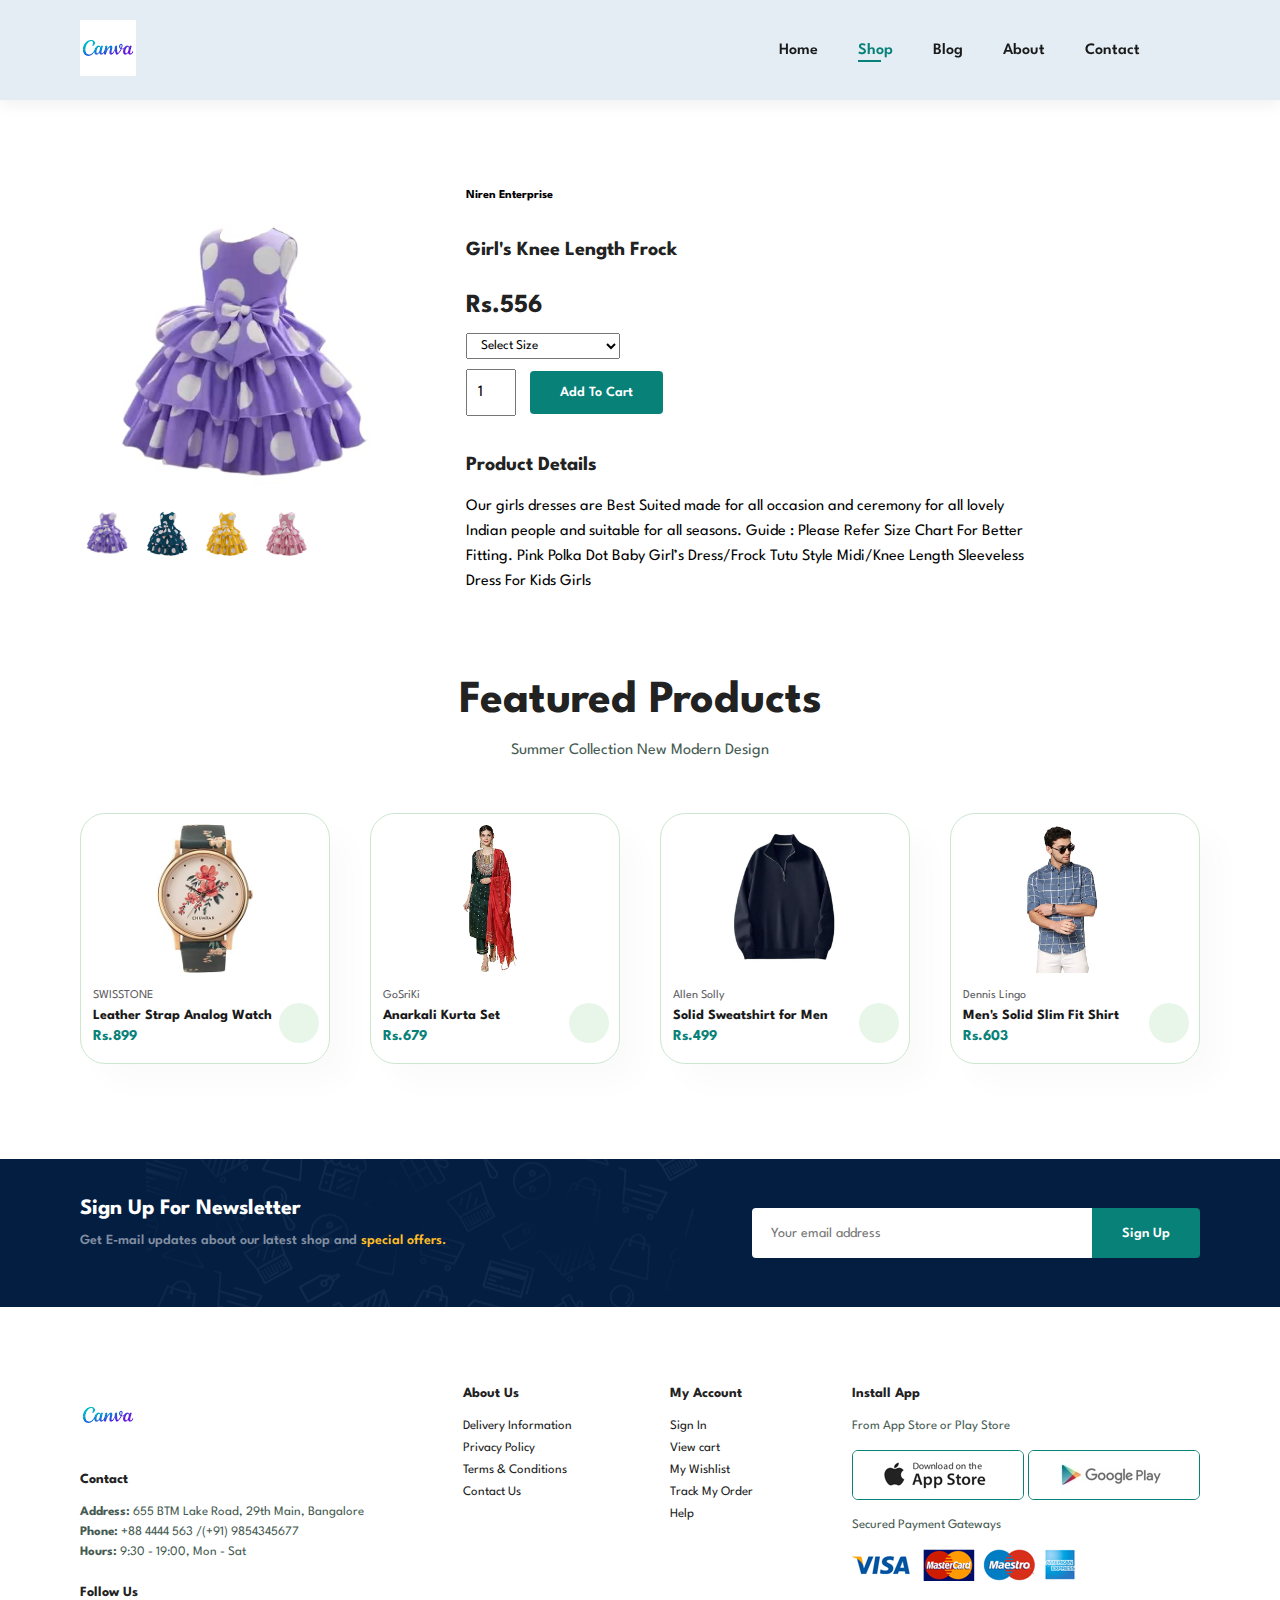
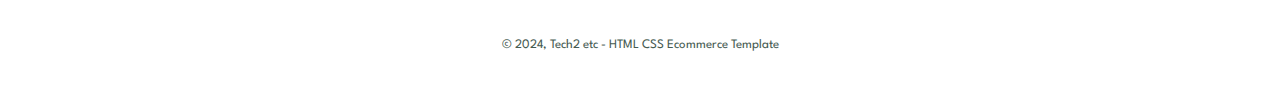
<file: Web Page/sproduct4.html>
<!DOCTYPE html>
<html lang="en">

<head>
    <meta charset="UTF-8">
    <meta name="viewport" content="width=device-width, initial-scale=1.0">
    <title>Ecommerce</title>
    <link rel="stylesheet" href="https://cdnjs.cloudflare.com/ajax/libs/font-awesome/6.6.0/css/all.min.css"
        integrity="sha512-Kc323vGBEqzTmouAECnVceyQqyqdsSiqLQISBL29aUW4U/M7pSPA/gEUZQqv1cwx4OnYxTxve5UMg5GT6L4JJg=="
        crossorigin="anonymous" referrerpolicy="no-referrer" />

    <link rel="stylesheet" href="style.css">
</head>

<body>

    <section id="header">
        <a href="#"><img src="img/logo.png" class="logo" alt=""></a>

        <div>
            <ul id="navbar">
                <li><a href="index.html">Home</a></li>
                <li><a class="active" href="shop.html">Shop</a></li>
                <li><a href="blog.html">Blog</a></li>
                <li><a href="about.html">About</a></li>
                <li><a href="contact.html">Contact</a></li>
                <li id="lg-bag"><a href="cart.html"><i class="fa-solid fa-bag-shopping"></i></a></li>
                <a href="#" id="close"><i class="fa-solid fa-square-xmark"></i></i></a>
            </ul>
        </div>
        <div id="mobile">
            <a href="cart.html"><i class="fa-solid fa-bag-shopping"></i></a>
            <i id="bar" class="fas fa-outdent"></i>
        </div>
    </section>

    <section id="prodetails" class="section-p1">
        <div class="single-pro-image">
            <img src="img/products/f4.jpg" width="100%" id="MainImg" alt="">

            <div class="small-img-group">
                <div class="small-img-col">
                    <img src="img/products/f4.jpg" width="100%" class="small-img" alt="">
                </div>
                <div class="small-img-col">
                    <img src="img/products/f41.jpg" width="100%" class="small-img" alt="">
                </div>
                <div class="small-img-col">
                    <img src="img/products/f42.jpg" width="100%" class="small-img" alt="">
                </div>
                <div class="small-img-col">
                    <img src="img/products/f43.jpg" width="100%" class="small-img" alt="">
                </div>
            </div>
        </div>

        <div class="single-pro-details">
            <h6>Niren Enterprise</h6>
            <h4>Girl's Knee Length Frock</h4>
            <h2>Rs.556</h2>
            <select>
                <option>Select Size</option>
                <option>5 Months-24 Months</option>
                <option>3 Years-4 Years</option>
                <option>4 Years-5 Years</option>
                <option>5 Years-6 Years</option>
                <option>6 Years-7 Years</option>
            </select>
            <input type="number" value="1">
            <button class="normal">Add To Cart</button>
            <h4>Product Details</h4>
            <span>Our girls dresses are Best Suited made for all occasion and ceremony for all lovely Indian people and suitable for all
            seasons. Guide : Please Refer Size Chart For Better Fitting.
            Pink Polka Dot Baby Girl’s Dress/Frock Tutu Style Midi/Knee Length Sleeveless Dress For Kids Girls</span>
        </div>
    </section>

    <section id="product1" class="section-p1">
        <h2>Featured Products</h2>
        <p>Summer Collection New Modern Design</p>
        <div class="pro-container">
            <div class="pro">
                <img src="img/products/n1.jpg" alt="">
                <div class="des">
                    <span>SWISSTONE</span>
                    <h5>Leather Strap Analog Watch</h5>
                    <div class="star">
                        <i class="fas fa-star"></i>
                        <i class="fas fa-star"></i>
                        <i class="fas fa-star"></i>
                        <i class="fas fa-star"></i>
                        <i class="fas fa-star"></i>
                    </div>
                    <h4>Rs.899</h4>
                </div>
                <a href="#"><i class="fa-solid fa-cart-shopping cart"></i></a>
            </div>

            <div class="pro">
                <img src="img/products/n2.jpg" alt="">
                <div class="des">
                    <span>GoSriKi</span>
                    <h5>Anarkali Kurta Set</h5>
                    <div class="star">
                        <i class="fas fa-star"></i>
                        <i class="fas fa-star"></i>
                        <i class="fas fa-star"></i>
                        <i class="fas fa-star"></i>
                        <i class="fas fa-star"></i>
                    </div>
                    <h4>Rs.679</h4>
                </div>
                <a href="#"><i class="fa-solid fa-cart-shopping cart"></i></a>
            </div>

            <div class="pro">
                <img src="img/products/n3.jpg" alt="">
                <div class="des">
                    <span>Allen Solly</span>
                    <h5>Solid Sweatshirt for Men</h5>
                    <div class="star">
                        <i class="fas fa-star"></i>
                        <i class="fas fa-star"></i>
                        <i class="fas fa-star"></i>
                        <i class="fas fa-star"></i>
                        <i class="fas fa-star"></i>
                    </div>
                    <h4>Rs.499</h4>
                </div>
                <a href="#"><i class="fa-solid fa-cart-shopping cart"></i></a>
            </div>

            <div class="pro">
                <img src="img/products/n4.jpg" alt="">
                <div class="des">
                    <span>Dennis Lingo</span>
                    <h5>Men's Solid Slim Fit Shirt</h5>
                    <div class="star">
                        <i class="fas fa-star"></i>
                        <i class="fas fa-star"></i>
                        <i class="fas fa-star"></i>
                        <i class="fas fa-star"></i>
                        <i class="fas fa-star"></i>
                    </div>
                    <h4>Rs.603</h4>
                </div>
                <a href="#"><i class="fa-solid fa-cart-shopping cart"></i></a>
            </div>

        </div>
    </section>

    <section id="newsletter" class="section-p1 section-m1">
        <div class="newstext">
            <h4>Sign Up For Newsletter</h4>
            <p>Get E-mail updates about our latest shop and <span>special offers.</span></p>
        </div>
        <div class="form">
            <input type="text" placeholder="Your email address">
            <button class="normal">Sign Up</button>
        </div>
    </section>

    <footer class="section-p1">
        <div class="col">
            <img class="logo" src="img/logo.png" alt="">
            <h4>Contact</h4>
            <p><strong>Address: </strong> 655 BTM Lake Road, 29th Main, Bangalore</p>
            <p><strong>Phone: </strong> +88 4444 563 /(+91) 9854345677</p>
            <p><strong>Hours: </strong> 9:30 - 19:00, Mon - Sat</p>
            <div class="follow">
                <h4>Follow Us</h4>
                <div class="icon">
                    <i class="fa-brands fa-square-facebook"></i>
                    <i class="fa-brands fa-square-instagram"></i>
                    <i class="fa-brands fa-square-twitter"></i>
                    <i class="fa-brands fa-square-pinterest"></i>
                    <i class="fa-brands fa-youtube"></i>
                </div>
            </div>
        </div>

        <div class="col">
            <h4>About Us</h4>
            <a href="#">Delivery Information</a>
            <a href="#">Privacy Policy</a>
            <a href="#">Terms & Conditions</a>
            <a href="#">Contact Us</a>
        </div>

        <div class="col">
            <h4>My Account</h4>
            <a href="#">Sign In</a>
            <a href="#">View cart</a>
            <a href="#">My Wishlist</a>
            <a href="#">Track My Order</a>
            <a href="#">Help</a>
        </div>

        <div class="col install">
            <h4>Install App</h4>
            <p>From App Store or Play Store</p>
            <div class="row">
                <img src="img/pay/app.jpg" alt="">
                <img src="img/pay/play.jpg" alt="">
            </div>
            <p>Secured Payment Gateways </p>
            <img src="img/pay/pay.png" alt="">
        </div>

        <div class="copyright">
            <p>© 2024, Tech2 etc - HTML CSS Ecommerce Template</p>
        </div>
    </footer>

    <script>
        var MainImg = document.getElementById("MainImg");
        var smallimg = document.getElementsByClassName("small-img");

        smallimg[0].onclick = function () {
            MainImg.src = smallimg[0].src;
        }
        smallimg[1].onclick = function () {
            MainImg.src = smallimg[1].src;
        }
        smallimg[2].onclick = function () {
            MainImg.src = smallimg[2].src;
        }
        smallimg[3].onclick = function () {
            MainImg.src = smallimg[3].src;
        } 
    </script>

    <script src="script.js"></script>
</body>

</html>
</file>
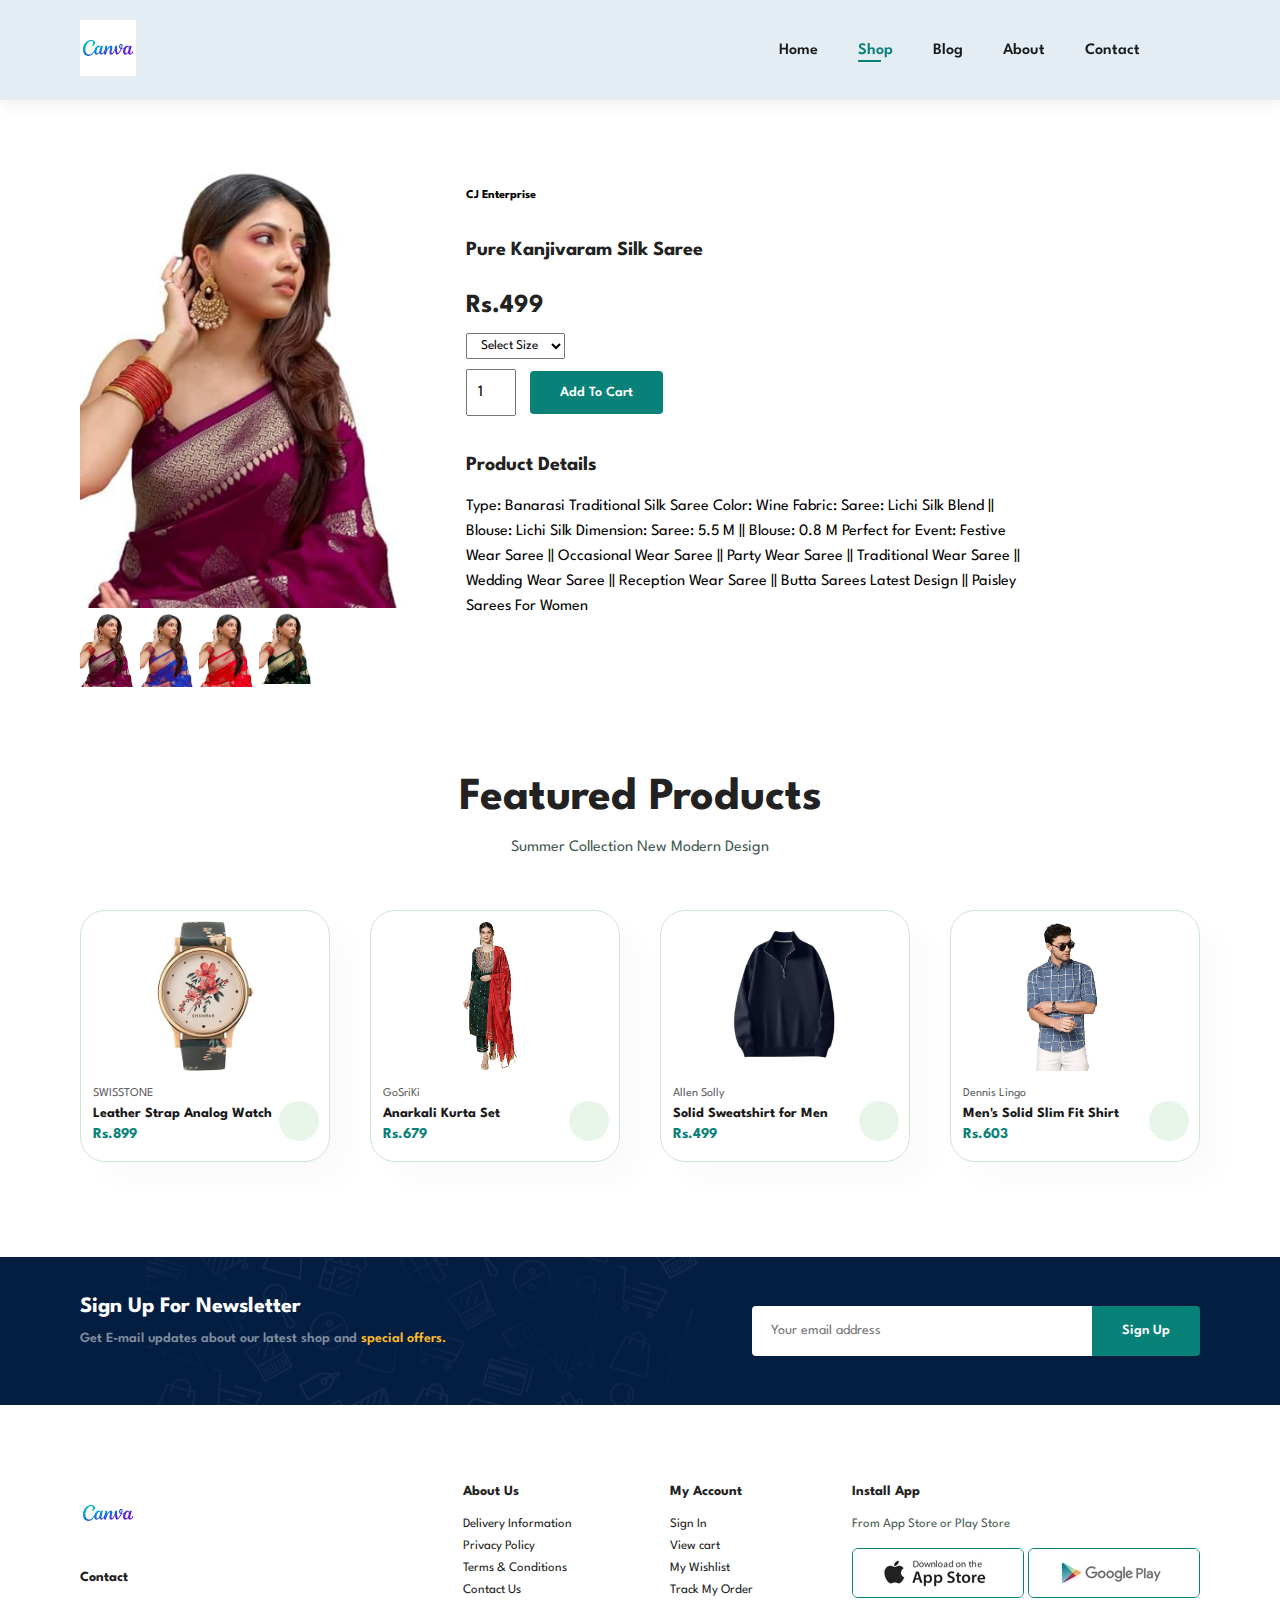
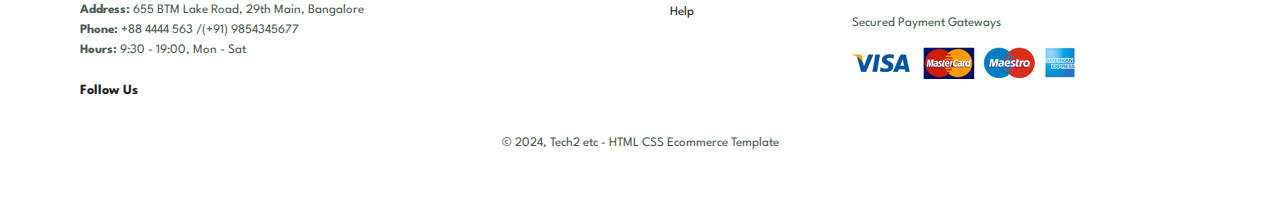
<file: Web Page/sproduct5.html>
<!DOCTYPE html>
<html lang="en">

<head>
    <meta charset="UTF-8">
    <meta name="viewport" content="width=device-width, initial-scale=1.0">
    <title>Ecommerce</title>
    <link rel="stylesheet" href="https://cdnjs.cloudflare.com/ajax/libs/font-awesome/6.6.0/css/all.min.css"
        integrity="sha512-Kc323vGBEqzTmouAECnVceyQqyqdsSiqLQISBL29aUW4U/M7pSPA/gEUZQqv1cwx4OnYxTxve5UMg5GT6L4JJg=="
        crossorigin="anonymous" referrerpolicy="no-referrer" />

    <link rel="stylesheet" href="style.css">
</head>

<body>

    <section id="header">
        <a href="#"><img src="img/logo.png" class="logo" alt=""></a>

        <div>
            <ul id="navbar">
                <li><a href="index.html">Home</a></li>
                <li><a class="active" href="shop.html">Shop</a></li>
                <li><a href="blog.html">Blog</a></li>
                <li><a href="about.html">About</a></li>
                <li><a href="contact.html">Contact</a></li>
                <li id="lg-bag"><a href="cart.html"><i class="fa-solid fa-bag-shopping"></i></a></li>
                <a href="#" id="close"><i class="fa-solid fa-square-xmark"></i></i></a>
            </ul>
        </div>
        <div id="mobile">
            <a href="cart.html"><i class="fa-solid fa-bag-shopping"></i></a>
            <i id="bar" class="fas fa-outdent"></i>
        </div>
    </section>

    <section id="prodetails" class="section-p1">
        <div class="single-pro-image">
            <img src="img/products/f5.jpg" width="100%" id="MainImg" alt="">

            <div class="small-img-group">
                <div class="small-img-col">
                    <img src="img/products/f5.jpg" width="100%" class="small-img" alt="">
                </div>
                <div class="small-img-col">
                    <img src="img/products/f51.jpg" width="100%" class="small-img" alt="">
                </div>
                <div class="small-img-col">
                    <img src="img/products/f52.jpg" width="100%" class="small-img" alt="">
                </div>
                <div class="small-img-col">
                    <img src="img/products/f53.jpg" width="100%" class="small-img" alt="">
                </div>
            </div>
        </div>

        <div class="single-pro-details">
            <h6>CJ Enterprise</h6>
            <h4>Pure Kanjivaram Silk Saree</h4>
            <h2>Rs.499</h2>
            <select>
                <option>Select Size</option>
                <option>M</option>
                <option>Small</option>
                <option>Large</option>
            </select>
            <input type="number" value="1">
            <button class="normal">Add To Cart</button>
            <h4>Product Details</h4>
            <span>Type: Banarasi Traditional Silk Saree Color: Wine Fabric: Saree: Lichi Silk Blend || Blouse: Lichi Silk
            Dimension: Saree: 5.5 M || Blouse: 0.8 M Perfect for Event: Festive Wear Saree || Occasional Wear Saree || Party Wear Saree || Traditional Wear Saree || Wedding
            Wear Saree || Reception Wear Saree || Butta Sarees Latest Design || Paisley Sarees For Women</span>
        </div>
    </section>

    <section id="product1" class="section-p1">
        <h2>Featured Products</h2>
        <p>Summer Collection New Modern Design</p>
        <div class="pro-container">
            <div class="pro">
                <img src="img/products/n1.jpg" alt="">
                <div class="des">
                    <span>SWISSTONE</span>
                    <h5>Leather Strap Analog Watch</h5>
                    <div class="star">
                        <i class="fas fa-star"></i>
                        <i class="fas fa-star"></i>
                        <i class="fas fa-star"></i>
                        <i class="fas fa-star"></i>
                        <i class="fas fa-star"></i>
                    </div>
                    <h4>Rs.899</h4>
                </div>
                <a href="#"><i class="fa-solid fa-cart-shopping cart"></i></a>
            </div>

            <div class="pro">
                <img src="img/products/n2.jpg" alt="">
                <div class="des">
                    <span>GoSriKi</span>
                    <h5>Anarkali Kurta Set</h5>
                    <div class="star">
                        <i class="fas fa-star"></i>
                        <i class="fas fa-star"></i>
                        <i class="fas fa-star"></i>
                        <i class="fas fa-star"></i>
                        <i class="fas fa-star"></i>
                    </div>
                    <h4>Rs.679</h4>
                </div>
                <a href="#"><i class="fa-solid fa-cart-shopping cart"></i></a>
            </div>

            <div class="pro">
                <img src="img/products/n3.jpg" alt="">
                <div class="des">
                    <span>Allen Solly</span>
                    <h5>Solid Sweatshirt for Men</h5>
                    <div class="star">
                        <i class="fas fa-star"></i>
                        <i class="fas fa-star"></i>
                        <i class="fas fa-star"></i>
                        <i class="fas fa-star"></i>
                        <i class="fas fa-star"></i>
                    </div>
                    <h4>Rs.499</h4>
                </div>
                <a href="#"><i class="fa-solid fa-cart-shopping cart"></i></a>
            </div>

            <div class="pro">
                <img src="img/products/n4.jpg" alt="">
                <div class="des">
                    <span>Dennis Lingo</span>
                    <h5>Men's Solid Slim Fit Shirt</h5>
                    <div class="star">
                        <i class="fas fa-star"></i>
                        <i class="fas fa-star"></i>
                        <i class="fas fa-star"></i>
                        <i class="fas fa-star"></i>
                        <i class="fas fa-star"></i>
                    </div>
                    <h4>Rs.603</h4>
                </div>
                <a href="#"><i class="fa-solid fa-cart-shopping cart"></i></a>
            </div>

        </div>
    </section>

    <section id="newsletter" class="section-p1 section-m1">
        <div class="newstext">
            <h4>Sign Up For Newsletter</h4>
            <p>Get E-mail updates about our latest shop and <span>special offers.</span></p>
        </div>
        <div class="form">
            <input type="text" placeholder="Your email address">
            <button class="normal">Sign Up</button>
        </div>
    </section>

    <footer class="section-p1">
        <div class="col">
            <img class="logo" src="img/logo.png" alt="">
            <h4>Contact</h4>
            <p><strong>Address: </strong> 655 BTM Lake Road, 29th Main, Bangalore</p>
            <p><strong>Phone: </strong> +88 4444 563 /(+91) 9854345677</p>
            <p><strong>Hours: </strong> 9:30 - 19:00, Mon - Sat</p>
            <div class="follow">
                <h4>Follow Us</h4>
                <div class="icon">
                    <i class="fa-brands fa-square-facebook"></i>
                    <i class="fa-brands fa-square-instagram"></i>
                    <i class="fa-brands fa-square-twitter"></i>
                    <i class="fa-brands fa-square-pinterest"></i>
                    <i class="fa-brands fa-youtube"></i>
                </div>
            </div>
        </div>

        <div class="col">
            <h4>About Us</h4>
            <a href="#">Delivery Information</a>
            <a href="#">Privacy Policy</a>
            <a href="#">Terms & Conditions</a>
            <a href="#">Contact Us</a>
        </div>

        <div class="col">
            <h4>My Account</h4>
            <a href="#">Sign In</a>
            <a href="#">View cart</a>
            <a href="#">My Wishlist</a>
            <a href="#">Track My Order</a>
            <a href="#">Help</a>
        </div>

        <div class="col install">
            <h4>Install App</h4>
            <p>From App Store or Play Store</p>
            <div class="row">
                <img src="img/pay/app.jpg" alt="">
                <img src="img/pay/play.jpg" alt="">
            </div>
            <p>Secured Payment Gateways </p>
            <img src="img/pay/pay.png" alt="">
        </div>

        <div class="copyright">
            <p>© 2024, Tech2 etc - HTML CSS Ecommerce Template</p>
        </div>
    </footer>

    <script>
        var MainImg = document.getElementById("MainImg");
        var smallimg = document.getElementsByClassName("small-img");

        smallimg[0].onclick = function () {
            MainImg.src = smallimg[0].src;
        }
        smallimg[1].onclick = function () {
            MainImg.src = smallimg[1].src;
        }
        smallimg[2].onclick = function () {
            MainImg.src = smallimg[2].src;
        }
        smallimg[3].onclick = function () {
            MainImg.src = smallimg[3].src;
        } 
    </script>

    <script src="script.js"></script>
</body>

</html>
</file>
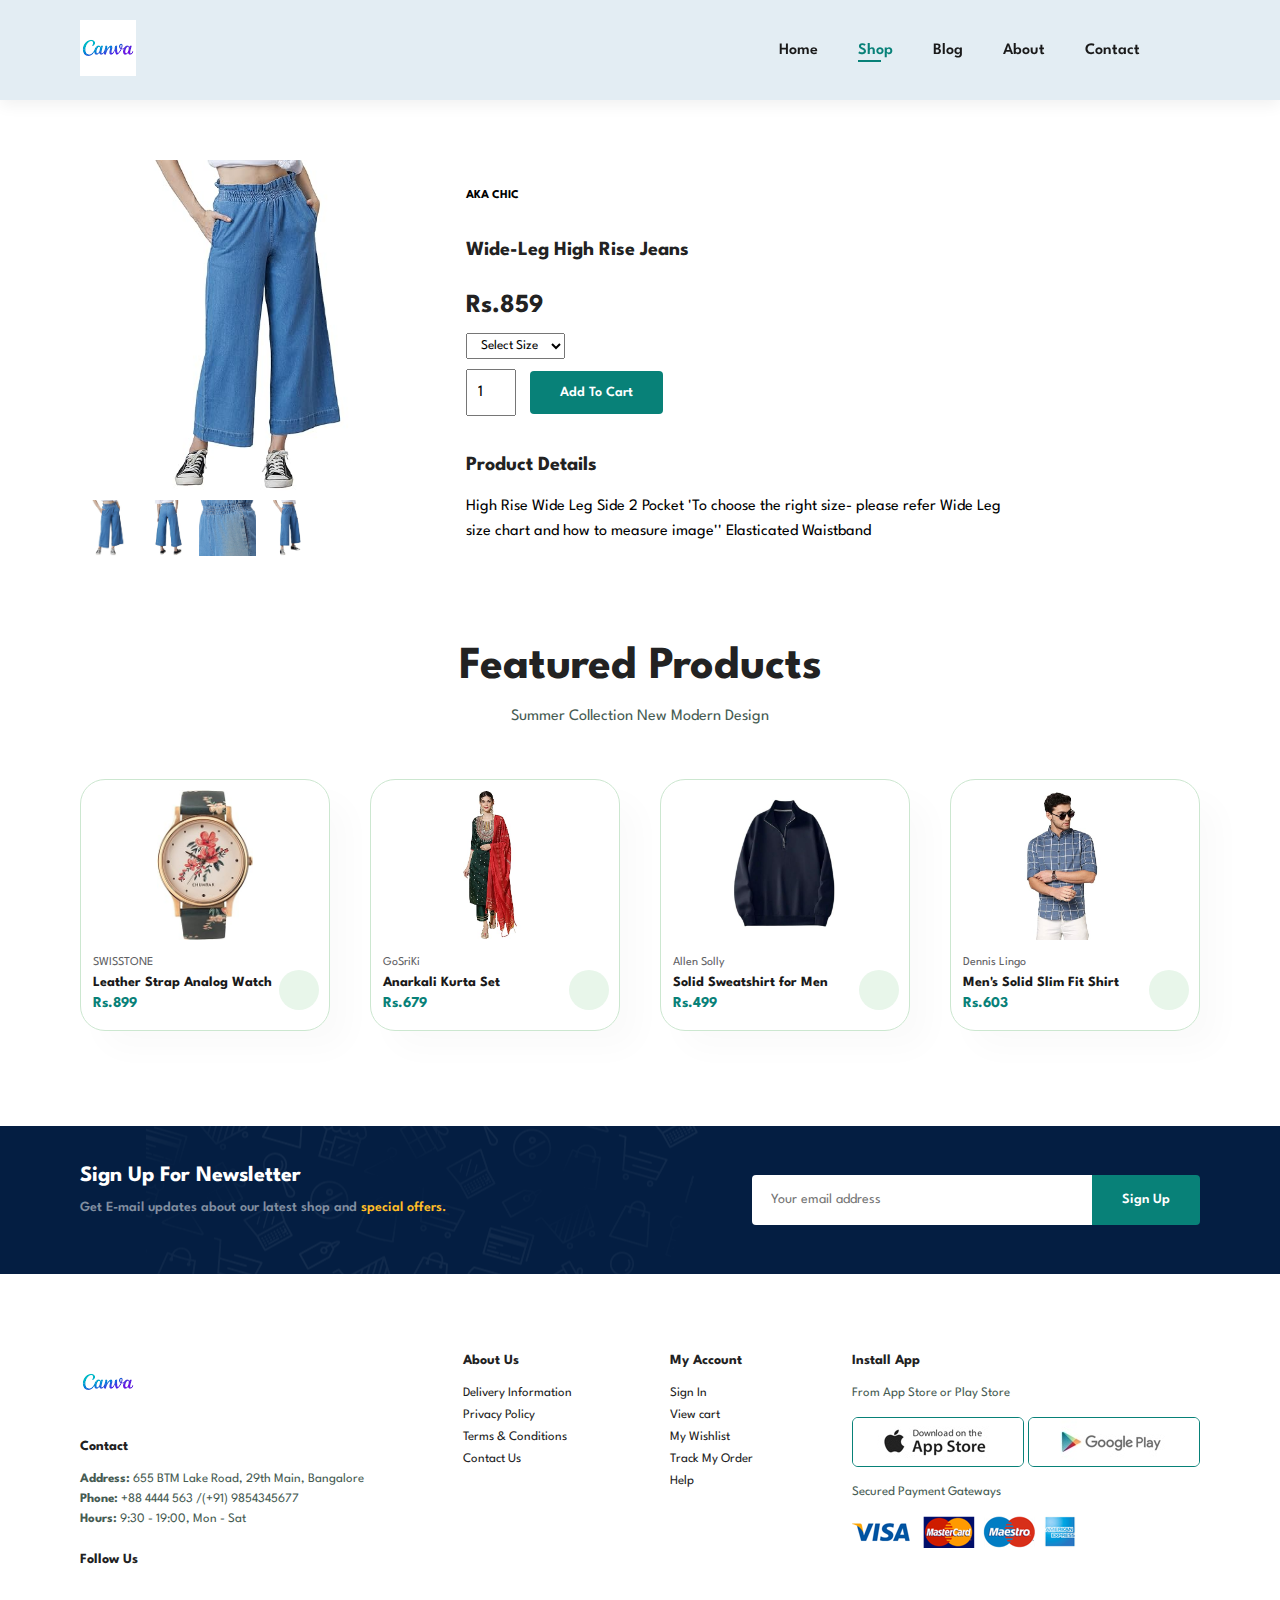
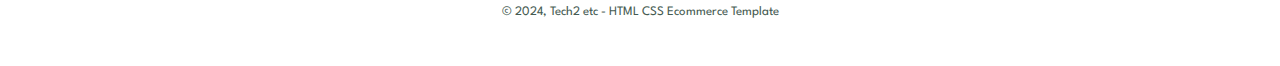
<file: Web Page/sproduct6.html>
<!DOCTYPE html>
<html lang="en">

<head>
    <meta charset="UTF-8">
    <meta name="viewport" content="width=device-width, initial-scale=1.0">
    <title>Ecommerce</title>
    <link rel="stylesheet" href="https://cdnjs.cloudflare.com/ajax/libs/font-awesome/6.6.0/css/all.min.css"
        integrity="sha512-Kc323vGBEqzTmouAECnVceyQqyqdsSiqLQISBL29aUW4U/M7pSPA/gEUZQqv1cwx4OnYxTxve5UMg5GT6L4JJg=="
        crossorigin="anonymous" referrerpolicy="no-referrer" />

    <link rel="stylesheet" href="style.css">
</head>

<body>

    <section id="header">
        <a href="#"><img src="img/logo.png" class="logo" alt=""></a>

        <div>
            <ul id="navbar">
                <li><a href="index.html">Home</a></li>
                <li><a class="active" href="shop.html">Shop</a></li>
                <li><a href="blog.html">Blog</a></li>
                <li><a href="about.html">About</a></li>
                <li><a href="contact.html">Contact</a></li>
                <li id="lg-bag"><a href="cart.html"><i class="fa-solid fa-bag-shopping"></i></a></li>
                <a href="#" id="close"><i class="fa-solid fa-square-xmark"></i></i></a>
            </ul>
        </div>
        <div id="mobile">
            <a href="cart.html"><i class="fa-solid fa-bag-shopping"></i></a>
            <i id="bar" class="fas fa-outdent"></i>
        </div>
    </section>

    <section id="prodetails" class="section-p1">
        <div class="single-pro-image">
            <img src="img/products/f6.jpg" width="100%" id="MainImg" alt="">

            <div class="small-img-group">
                <div class="small-img-col">
                    <img src="img/products/f6.jpg" width="100%" class="small-img" alt="">
                </div>
                <div class="small-img-col">
                    <img src="img/products/f61.jpg" width="100%" class="small-img" alt="">
                </div>
                <div class="small-img-col">
                    <img src="img/products/f62.jpg" width="100%" class="small-img" alt="">
                </div>
                <div class="small-img-col">
                    <img src="img/products/f63.jpg" width="100%" class="small-img" alt="">
                </div>
            </div>
        </div>

        <div class="single-pro-details">
            <h6>AKA CHIC</h6>
            <h4>Wide-Leg High Rise Jeans</h4>
            <h2>Rs.859</h2>
            <select>
                <option>Select Size</option>
                <option>28</option>
                <option>30</option>
                <option>32</option>
                <option>34</option>
            </select>
            <input type="number" value="1">
            <button class="normal">Add To Cart</button>
            <h4>Product Details</h4>
            <span>High Rise Wide Leg Side 2 Pocket 'To choose the right size- please 
            refer Wide Leg size chart and how to measure image'' Elasticated Waistband</span>
        </div>
    </section>

    <section id="product1" class="section-p1">
        <h2>Featured Products</h2>
        <p>Summer Collection New Modern Design</p>
        <div class="pro-container">
            <div class="pro">
                <img src="img/products/n1.jpg" alt="">
                <div class="des">
                    <span>SWISSTONE</span>
                    <h5>Leather Strap Analog Watch</h5>
                    <div class="star">
                        <i class="fas fa-star"></i>
                        <i class="fas fa-star"></i>
                        <i class="fas fa-star"></i>
                        <i class="fas fa-star"></i>
                        <i class="fas fa-star"></i>
                    </div>
                    <h4>Rs.899</h4>
                </div>
                <a href="#"><i class="fa-solid fa-cart-shopping cart"></i></a>
            </div>

            <div class="pro">
                <img src="img/products/n2.jpg" alt="">
                <div class="des">
                    <span>GoSriKi</span>
                    <h5>Anarkali Kurta Set</h5>
                    <div class="star">
                        <i class="fas fa-star"></i>
                        <i class="fas fa-star"></i>
                        <i class="fas fa-star"></i>
                        <i class="fas fa-star"></i>
                        <i class="fas fa-star"></i>
                    </div>
                    <h4>Rs.679</h4>
                </div>
                <a href="#"><i class="fa-solid fa-cart-shopping cart"></i></a>
            </div>

            <div class="pro">
                <img src="img/products/n3.jpg" alt="">
                <div class="des">
                    <span>Allen Solly</span>
                    <h5>Solid Sweatshirt for Men</h5>
                    <div class="star">
                        <i class="fas fa-star"></i>
                        <i class="fas fa-star"></i>
                        <i class="fas fa-star"></i>
                        <i class="fas fa-star"></i>
                        <i class="fas fa-star"></i>
                    </div>
                    <h4>Rs.499</h4>
                </div>
                <a href="#"><i class="fa-solid fa-cart-shopping cart"></i></a>
            </div>

            <div class="pro">
                <img src="img/products/n4.jpg" alt="">
                <div class="des">
                    <span>Dennis Lingo</span>
                    <h5>Men's Solid Slim Fit Shirt</h5>
                    <div class="star">
                        <i class="fas fa-star"></i>
                        <i class="fas fa-star"></i>
                        <i class="fas fa-star"></i>
                        <i class="fas fa-star"></i>
                        <i class="fas fa-star"></i>
                    </div>
                    <h4>Rs.603</h4>
                </div>
                <a href="#"><i class="fa-solid fa-cart-shopping cart"></i></a>
            </div>

        </div>
    </section>

    <section id="newsletter" class="section-p1 section-m1">
        <div class="newstext">
            <h4>Sign Up For Newsletter</h4>
            <p>Get E-mail updates about our latest shop and <span>special offers.</span></p>
        </div>
        <div class="form">
            <input type="text" placeholder="Your email address">
            <button class="normal">Sign Up</button>
        </div>
    </section>

    <footer class="section-p1">
        <div class="col">
            <img class="logo" src="img/logo.png" alt="">
            <h4>Contact</h4>
            <p><strong>Address: </strong> 655 BTM Lake Road, 29th Main, Bangalore</p>
            <p><strong>Phone: </strong> +88 4444 563 /(+91) 9854345677</p>
            <p><strong>Hours: </strong> 9:30 - 19:00, Mon - Sat</p>
            <div class="follow">
                <h4>Follow Us</h4>
                <div class="icon">
                    <i class="fa-brands fa-square-facebook"></i>
                    <i class="fa-brands fa-square-instagram"></i>
                    <i class="fa-brands fa-square-twitter"></i>
                    <i class="fa-brands fa-square-pinterest"></i>
                    <i class="fa-brands fa-youtube"></i>
                </div>
            </div>
        </div>

        <div class="col">
            <h4>About Us</h4>
            <a href="#">Delivery Information</a>
            <a href="#">Privacy Policy</a>
            <a href="#">Terms & Conditions</a>
            <a href="#">Contact Us</a>
        </div>

        <div class="col">
            <h4>My Account</h4>
            <a href="#">Sign In</a>
            <a href="#">View cart</a>
            <a href="#">My Wishlist</a>
            <a href="#">Track My Order</a>
            <a href="#">Help</a>
        </div>

        <div class="col install">
            <h4>Install App</h4>
            <p>From App Store or Play Store</p>
            <div class="row">
                <img src="img/pay/app.jpg" alt="">
                <img src="img/pay/play.jpg" alt="">
            </div>
            <p>Secured Payment Gateways </p>
            <img src="img/pay/pay.png" alt="">
        </div>

        <div class="copyright">
            <p>© 2024, Tech2 etc - HTML CSS Ecommerce Template</p>
        </div>
    </footer>

    <script>
        var MainImg = document.getElementById("MainImg");
        var smallimg = document.getElementsByClassName("small-img");

        smallimg[0].onclick = function () {
            MainImg.src = smallimg[0].src;
        }
        smallimg[1].onclick = function () {
            MainImg.src = smallimg[1].src;
        }
        smallimg[2].onclick = function () {
            MainImg.src = smallimg[2].src;
        }
        smallimg[3].onclick = function () {
            MainImg.src = smallimg[3].src;
        } 
    </script>

    <script src="script.js"></script>
</body>

</html>
</file>
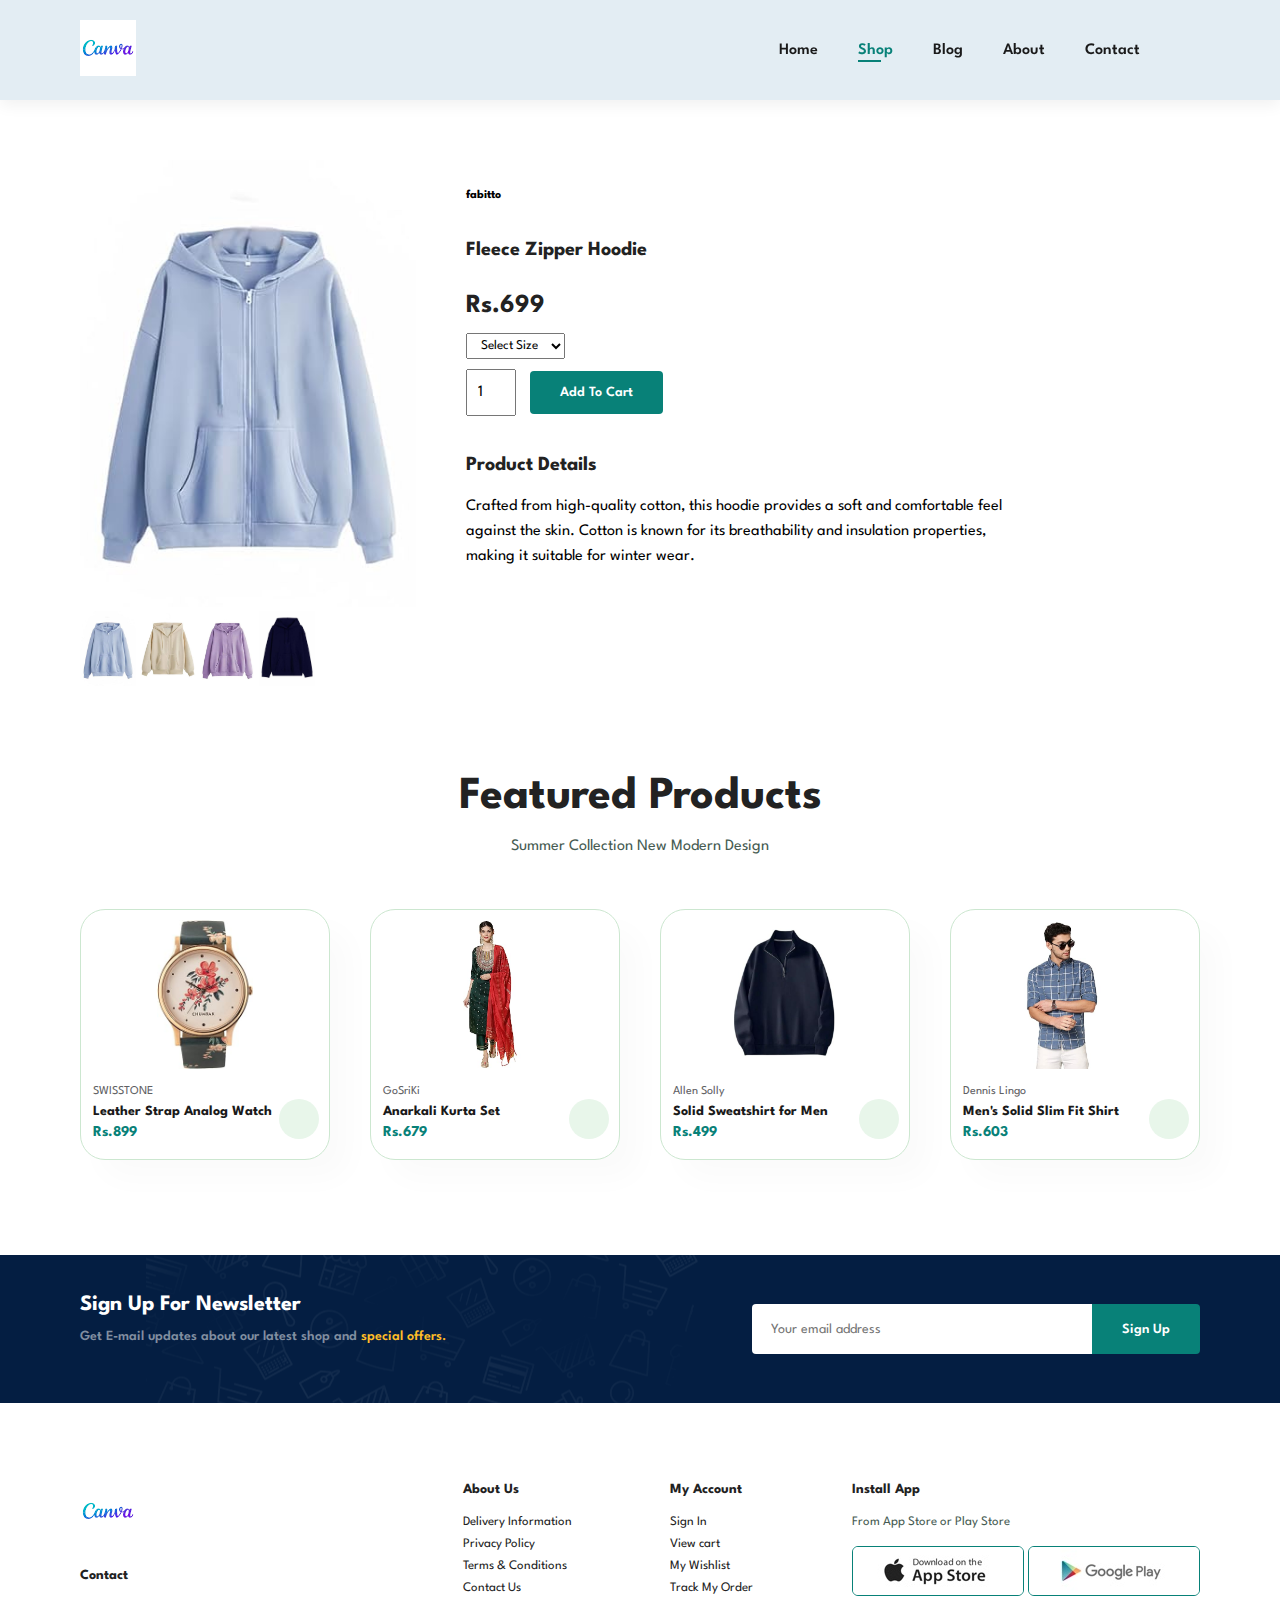
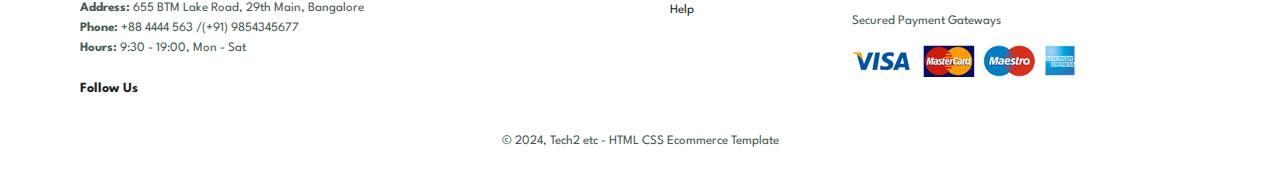
<file: Web Page/sproduct7.html>
<!DOCTYPE html>
<html lang="en">

<head>
    <meta charset="UTF-8">
    <meta name="viewport" content="width=device-width, initial-scale=1.0">
    <title>Ecommerce</title>
    <link rel="stylesheet" href="https://cdnjs.cloudflare.com/ajax/libs/font-awesome/6.6.0/css/all.min.css"
        integrity="sha512-Kc323vGBEqzTmouAECnVceyQqyqdsSiqLQISBL29aUW4U/M7pSPA/gEUZQqv1cwx4OnYxTxve5UMg5GT6L4JJg=="
        crossorigin="anonymous" referrerpolicy="no-referrer" />

    <link rel="stylesheet" href="style.css">
</head>

<body>

    <section id="header">
        <a href="#"><img src="img/logo.png" class="logo" alt=""></a>

        <div>
            <ul id="navbar">
                <li><a href="index.html">Home</a></li>
                <li><a class="active" href="shop.html">Shop</a></li>
                <li><a href="blog.html">Blog</a></li>
                <li><a href="about.html">About</a></li>
                <li><a href="contact.html">Contact</a></li>
                <li id="lg-bag"><a href="cart.html"><i class="fa-solid fa-bag-shopping"></i></a></li>
                <a href="#" id="close"><i class="fa-solid fa-square-xmark"></i></i></a>
            </ul>
        </div>
        <div id="mobile">
            <a href="cart.html"><i class="fa-solid fa-bag-shopping"></i></a>
            <i id="bar" class="fas fa-outdent"></i>
        </div>
    </section>

    <section id="prodetails" class="section-p1">
        <div class="single-pro-image">
            <img src="img/products/f7.jpg" width="100%" id="MainImg" alt="">

            <div class="small-img-group">
                <div class="small-img-col">
                    <img src="img/products/f7.jpg" width="100%" class="small-img" alt="">
                </div>
                <div class="small-img-col">
                    <img src="img/products/f71.jpg" width="100%" class="small-img" alt="">
                </div>
                <div class="small-img-col">
                    <img src="img/products/f72.jpg" width="100%" class="small-img" alt="">
                </div>
                <div class="small-img-col">
                    <img src="img/products/f73.jpg" width="100%" class="small-img" alt="">
                </div>
            </div>
        </div>

        <div class="single-pro-details">
            <h6>fabitto</h6>
            <h4>Fleece Zipper Hoodie</h4>
            <h2>Rs.699</h2>
            <select>
                <option>Select Size</option>
                <option>M</option>
                <option>XL</option>
                <option>XXL</option>
                <option>Small</option>
                <option>Large</option>
            </select>
            <input type="number" value="1">
            <button class="normal">Add To Cart</button>
            <h4>Product Details</h4>
            <span>Crafted from high-quality cotton, this hoodie provides a soft and comfortable feel against the skin. Cotton is known for
            its breathability and insulation properties, making it suitable for winter wear.</span>
        </div>
    </section>

    <section id="product1" class="section-p1">
        <h2>Featured Products</h2>
        <p>Summer Collection New Modern Design</p>
        <div class="pro-container">
            <div class="pro">
                <img src="img/products/n1.jpg" alt="">
                <div class="des">
                    <span>SWISSTONE</span>
                    <h5>Leather Strap Analog Watch</h5>
                    <div class="star">
                        <i class="fas fa-star"></i>
                        <i class="fas fa-star"></i>
                        <i class="fas fa-star"></i>
                        <i class="fas fa-star"></i>
                        <i class="fas fa-star"></i>
                    </div>
                    <h4>Rs.899</h4>
                </div>
                <a href="#"><i class="fa-solid fa-cart-shopping cart"></i></a>
            </div>

            <div class="pro">
                <img src="img/products/n2.jpg" alt="">
                <div class="des">
                    <span>GoSriKi</span>
                    <h5>Anarkali Kurta Set</h5>
                    <div class="star">
                        <i class="fas fa-star"></i>
                        <i class="fas fa-star"></i>
                        <i class="fas fa-star"></i>
                        <i class="fas fa-star"></i>
                        <i class="fas fa-star"></i>
                    </div>
                    <h4>Rs.679</h4>
                </div>
                <a href="#"><i class="fa-solid fa-cart-shopping cart"></i></a>
            </div>

            <div class="pro">
                <img src="img/products/n3.jpg" alt="">
                <div class="des">
                    <span>Allen Solly</span>
                    <h5>Solid Sweatshirt for Men</h5>
                    <div class="star">
                        <i class="fas fa-star"></i>
                        <i class="fas fa-star"></i>
                        <i class="fas fa-star"></i>
                        <i class="fas fa-star"></i>
                        <i class="fas fa-star"></i>
                    </div>
                    <h4>Rs.499</h4>
                </div>
                <a href="#"><i class="fa-solid fa-cart-shopping cart"></i></a>
            </div>

            <div class="pro">
                <img src="img/products/n4.jpg" alt="">
                <div class="des">
                    <span>Dennis Lingo</span>
                    <h5>Men's Solid Slim Fit Shirt</h5>
                    <div class="star">
                        <i class="fas fa-star"></i>
                        <i class="fas fa-star"></i>
                        <i class="fas fa-star"></i>
                        <i class="fas fa-star"></i>
                        <i class="fas fa-star"></i>
                    </div>
                    <h4>Rs.603</h4>
                </div>
                <a href="#"><i class="fa-solid fa-cart-shopping cart"></i></a>
            </div>

        </div>
    </section>

    <section id="newsletter" class="section-p1 section-m1">
        <div class="newstext">
            <h4>Sign Up For Newsletter</h4>
            <p>Get E-mail updates about our latest shop and <span>special offers.</span></p>
        </div>
        <div class="form">
            <input type="text" placeholder="Your email address">
            <button class="normal">Sign Up</button>
        </div>
    </section>

    <footer class="section-p1">
        <div class="col">
            <img class="logo" src="img/logo.png" alt="">
            <h4>Contact</h4>
            <p><strong>Address: </strong> 655 BTM Lake Road, 29th Main, Bangalore</p>
            <p><strong>Phone: </strong> +88 4444 563 /(+91) 9854345677</p>
            <p><strong>Hours: </strong> 9:30 - 19:00, Mon - Sat</p>
            <div class="follow">
                <h4>Follow Us</h4>
                <div class="icon">
                    <i class="fa-brands fa-square-facebook"></i>
                    <i class="fa-brands fa-square-instagram"></i>
                    <i class="fa-brands fa-square-twitter"></i>
                    <i class="fa-brands fa-square-pinterest"></i>
                    <i class="fa-brands fa-youtube"></i>
                </div>
            </div>
        </div>

        <div class="col">
            <h4>About Us</h4>
            <a href="#">Delivery Information</a>
            <a href="#">Privacy Policy</a>
            <a href="#">Terms & Conditions</a>
            <a href="#">Contact Us</a>
        </div>

        <div class="col">
            <h4>My Account</h4>
            <a href="#">Sign In</a>
            <a href="#">View cart</a>
            <a href="#">My Wishlist</a>
            <a href="#">Track My Order</a>
            <a href="#">Help</a>
        </div>

        <div class="col install">
            <h4>Install App</h4>
            <p>From App Store or Play Store</p>
            <div class="row">
                <img src="img/pay/app.jpg" alt="">
                <img src="img/pay/play.jpg" alt="">
            </div>
            <p>Secured Payment Gateways </p>
            <img src="img/pay/pay.png" alt="">
        </div>

        <div class="copyright">
            <p>© 2024, Tech2 etc - HTML CSS Ecommerce Template</p>
        </div>
    </footer>

    <script>
        var MainImg = document.getElementById("MainImg");
        var smallimg = document.getElementsByClassName("small-img");

        smallimg[0].onclick = function () {
            MainImg.src = smallimg[0].src;
        }
        smallimg[1].onclick = function () {
            MainImg.src = smallimg[1].src;
        }
        smallimg[2].onclick = function () {
            MainImg.src = smallimg[2].src;
        }
        smallimg[3].onclick = function () {
            MainImg.src = smallimg[3].src;
        } 
    </script>

    <script src="script.js"></script>
</body>

</html>
</file>
<file: Web Page/style.css>
@import url('https://fonts.googleapis.com/css2?family=Spartan:wght@100;200;300;400;500;600;700;800;900&display=swap');
* {
    margin: 0;
    padding: 0;
    box-sizing: border-box;
    font-family: 'Spartan', sans-serif;
}

h1{
    font-size: 50px;
    line-height: 64px;
    color: #222;
}

h2{
    font-size: 46px;
        line-height: 54px;
        color: #222;
}

h4 {
    font-size: 20px;
    color: #222;
}

h6 {
    font-weight: 700;
    font-size: 12px;
}

p{
    font-size: 16px;
    color: #465b52;
    margin: 15px 0 20px 0;
}

.section-p1{
    padding: 40px 80px;
}

.section-m1{
    margin: 40px 0;
}

button.normal{
    font-size: 14px;
    font-weight: 600;
    padding: 15px 30px;
    color: #000;
    background-color: #fff;
    border-radius: 4px;
    cursor: pointer;
    border: none;
    outline: none;
    transition: 0.2s;
}

button.white {
    font-size: 13px;
    font-weight: 600;
    padding: 11px 18px;
    color: #fff;
    background-color: transparent;
    /* border-radius: 4px; */
    cursor: pointer;
    border: 1px solid #fff;
    outline: none;
    transition: 0.2s;
}

body{
    width: 100%;
}

/* && Header Start */

#header{
    display: flex;
    align-items: center;
    justify-content: space-between;
    padding: 20px 80px;
    background-color: #e3edf3;
    box-shadow: 0 5px 15px rgba(0, 0, 0, 0.06);
    z-index: 999;
    position: sticky;
    top: 0;
    left: 0;
}

#navbar{
    display: flex;
    align-items: center;
    justify-content: center;

}

#navbar li{
    list-style: none;
    padding: 0 20px;
    position: relative;
}

#navbar li a{
    text-decoration: none;
    font-size: 16px;
    font-weight: 600;
    color: #1a1a1a;
    transition: 0.3s ease;
}

#navbar li a:hover,
#navbar li a.active{
    color: #088178;
}

#navbar li a.active::after,
#navbar li a:hover::after{
    content: "";
    width: 30%;
    height: 2px;
    background-color: #088178;
    position: absolute;
    bottom: -4px;
    left: 20px;
}

#mobile{
    display: none;
    align-items: center;
}

#close{
    display: none;
}

/* && Home Page */

#hero{
    background-image: url("img/shop.jpg");
    height: 90vh;
    width: 100%;
    background-size: cover;
    background-position: top 30% right 0;
    padding: 0 80px;
    display: flex;
    flex-direction: column;
    align-items: flex-start;
    justify-content: center;

}

#hero h4{
    padding-bottom: 15px;
}

#hero h1{
    color: #e0a417;
}

#hero p{
    color: black;
}

#hero button{
    background-image: url("img/button1.jpg");
    background-color: transparent;
    color: #088178;
    border: 0;
    border-radius: 7px;
    padding: 15px 60px 12px 45px;
    background-repeat: no-repeat;
    cursor: pointer;
    font-weight: 700;
    font-size: 15px;
}

#feature{
    display: flex;
    align-items: center;
    justify-content: space-between;
    flex-wrap: wrap;
}

#feature .fe-box{
    width: 180px;
    text-align: center;
    padding: 25px 15px;
    box-shadow: 20px 20px 34px rgba(0, 0, 0, 0.03);
    border: 1px solid #cce7d0;
    border-radius: 4px;
    margin: 15px 0;
    
}

#feature .fe-box:hover{
    box-shadow: 10px 10px 54px rgba(70, 62, 221, 0.1);
}
#feature .fe-box img{
    width: 100%;
    margin-bottom: 10px;
}

#feature .fe-box h6{
    padding: 9px 8px 6px 8px;
    display: inline-block;
    line-height: 1;
    border-radius: 4px;
    color: #088178;
    background-color: #fddde4;
}

#feature .fe-box:nth-child(2) h6{
    background-color: #cdebbc;
}

#feature .fe-box:nth-child(3) h6 {
    background-color: #d1e8f2;
}

#feature .fe-box:nth-child(4) h6 {
    background-color: #f3d4bc;
}

#feature .fe-box:nth-child(5) h6 {
    background-color: #f6dbf6;
}

#feature .fe-box:nth-child(6) h6 {
    background-color: #f2f2b1;
}

#product1{
    text-align: center;

}

#product1 .pro-container {
    display: flex;
    justify-content: space-between;
    padding-top: 20px;
    flex-wrap: wrap;

}

#product1 .pro{
    width: 15%;
    min-width: 250px;
    padding: 10px 12px;
    border: 1px solid #cce7d0;
    border-radius: 25px;
    cursor: pointer;
    box-shadow: 20px 20px 30px rgba(0, 0, 0, 0.02);
    margin: 15px 0;
    transition: 0.2s ease;
    position: relative;
}

#product1 .pro:hover{
    box-shadow: 20px 20px 30px rgba(0, 0, 0, 0.06);
}

#product1 .pro img{
    width: 100%;
    /* height: 70%; */
    aspect-ratio: 3/2;
    object-fit: contain;
    border-radius: 20px;
}

#product1 .pro .des {
    text-align: start;
    padding: 10px 0;
}

#product1 .pro .des span {
    color: #606063;
    font-size: 12px;
}

#product1 .pro .des h5{
    padding-top: 7px;
    color: #1a1a1a;
    font-size: 14px;
}

#product1 .pro .des i{
    font-size: 12px;
    color: rgb(243, 181, 25);
}

#product1 .pro .des h4{
    padding-top: 7px;
    font-size: 15px;
    font-weight: 700;
    color: #088178;
}

#product1 .pro .cart{
    width: 40px;
    height: 40px;
    line-height: 40px;
    border-radius: 50px;
    background-color: #e8f6ea;
    /* font-weight: 500; */
    color: #088178;
    position: absolute;
    bottom: 20px;
    right: 10px;
}

#banner {
    display: flex;
    flex-direction: column;
    justify-content: center;
    align-items: center;
    text-align: center;
    background-image: url("img/banner/b2.avif");
    width: 100%;
    height: 40vh;
    background-size: cover;
    background-position: center;
}

#banner h4{
    color: #fff;
    font-size: 16px;

}

#banner h2 {
    color: #fff;
    font-size: 30px;
    padding: 10px 0;
}

#banner h2 span{
    color: #f22c2c;   
}

#banner button:hover{
    background-color: #088178;
    color: #fff;
}

#sm-banner {
    display: flex;
    justify-content: space-between;
    flex-wrap: wrap;
}

#sm-banner .banner-box {
    display: flex;
    flex-direction: column;
    justify-content: center;
    align-items: flex-start;
    /* text-align: center; */
    background-image: url("img/banner/b17.jpg");
    min-width: 580px;
    height: 50vh;
    background-size: cover;
    background-position: center;
    padding: 30px;
}

#sm-banner .banner-box2{
    background-image: url("img/banner/b10.jpeg");
}

#sm-banner h4{
    color: #fff;
    font-size: 20px;
    font-weight: 300;
    
}

#sm-banner h2 {
    color: #fff;
    font-size: 28px;
    font-weight: 800;

}

#sm-banner span {
    color: #fff;
    font-size: 14px;
    font-weight: 500;
    padding-bottom: 15px;
}

#sm-banner .banner-box:hover button{
    background: #088178;
    border: 1px solid #088178;
}

#banner3 {
    display: flex;
    justify-content: space-between;
    flex-wrap: wrap;
    padding: 0 80px;
}

#banner3 .banner-box {
    display: flex;
    flex-direction: column;
    justify-content: center;
    align-items: flex-start;
    /* text-align: center; */
    background-image: url("img/banner/b7.jpeg");
    min-width: 30%;
    height: 30vh;
    background-size: cover;
    background-position: center;
    padding: 20px;
    margin-bottom: 20px;
}

#banner3 .banner-box2{
    background-image: url("img/banner/b4.avif");
}

#banner3 .banner-box3{
    background-image: url("img/banner/b18.jpg");
}

#banner3 h2{
    color: #fff;
    font-weight: 900;
    font-size: 22px;
}

#banner3 h3 {
    color: #f23b35;
    font-weight: 800;
    font-size: 15px;
}

#newsletter{
    display: flex;
    justify-content: space-between;
    flex-wrap: wrap;
    align-items: center;
    background-image: url("img/banner/b14.png");
    background-repeat: no-repeat;
    background-position: 20% 30%;
    background-color: #041e42;
}

#newsletter h4{
    font-size: 22px;
    font-weight: 700;
    color: #fff;
}

#newsletter p {
    font-size: 14px;
    font-weight: 600;
    color: #818ea0;
}

#newsletter p span{
    color: #ffbd27;
}

#newsletter .form{
    display: flex;
    width: 40%;
}

#newsletter input{
    height: 3.125rem;
    padding: 0 1.25em;
    font-size: 14px;
    width: 100%;
    border: 1px solid transparent;
    border-radius: 4px;
    outline: none;
    border-top-right-radius: 0;
    border-bottom-right-radius: 0;
}

#newsletter button{
    background-color: #088178;
    color: #fff;
    white-space: nowrap;
    border-top-left-radius: 0;
    border-bottom-left-radius: 0;
}

footer{
    display: flex;
    flex-wrap: wrap;
    justify-content: space-between;
}

footer .col{
    display: flex;
    flex-direction: column;
    align-items: flex-start;
    margin-bottom: 20px;
}

footer .logo{
    margin-bottom: 30px;
}

footer h4{
    font-size: 14px;
    padding-bottom: 20px;
}

footer p {
    font-size: 13px;
    margin: 0 0 8px 0;
}

footer a {
    font-size: 13px;
    text-decoration: none;
    color: #222;
    margin-bottom: 10px;
}

footer .follow{
   margin-top: 20px; 
}

footer .follow {
    color: #465b52;
    padding-right: 4px;
    cursor: pointer;
}

footer .install .row img{
    border: 1px solid #088178;
    border-radius: 6px;
}

footer .install img{
    margin: 10px 0 15px 0;
}

footer .follow i:hover,
footer a:hover {
    color: rgb(24, 161, 215);
}

footer .copyright{
    width: 100%;
    text-align: center;
}

/* && Shop Page */

#page-header{
    background-image: url("img/banner/b1.jpg");
    width: 100%;
    height: 40vh;
    background-size: cover;
    display: flex;
    justify-content: center;
    text-align: center;
    flex-direction: column;
    padding: 14px;
}

#page-header h2,
#page-header p{
    color: #fff;
}

#pagination{
    text-align: center;
}

#pagination a{
    text-decoration: none;
    background-color: #088178;
    padding: 15px 20px;
    border-radius: 4px;
    color: #fff;
    font-weight: 600;
}

#pagination a i{
    font-size: 16px;
    font-weight: 600;
}

/* && Single Product */

#prodetails{
    display: flex;
    margin-top: 20px;
}

#prodetails .single-pro-image{
    width: 30%;
    margin-right: 50px;
    aspect-ratio: 3/2;
    object-fit: contain;
}

.small-img-group{
    display: flex;
    justify-content: space-between;
    width: 70%;
}

.small-img-col{
    flex-basis: 24%;
    cursor: pointer;
}

#prodetails .single-pro-details{
    width: 50%;
    padding-top: 30px;
}

#prodetails .single-pro-details h4{
    padding: 40px 0 20px 0;
}

#prodetails .single-pro-details h2 {
    font-size: 26px;
}
#prodetails .single-pro-details select{
    display: block;
    padding: 5px 10px;
    margin-bottom: 10px;
}
#prodetails .single-pro-details input{
    width: 50px;
    height: 47px;
    padding-left: 10px;
    font-size: 16px;
    margin-right: 10px;
}
#prodetails .single-pro-details button{
    background-color: #088178;
    color: #fff;
}
#prodetails .single-pro-details input:focus{
    outline: none;
}
#prodetails .single-pro-details span{
    line-height: 25px;
}

/* && Blog Page */

#page-header.blog-header{
    background-image: url("img/banner/b19.jpg");
   
}

#blog{
    padding: 150px 150px 0 150px;
}
#blog .blog-box{
    display: flex;
    align-items: center;
    width: 100%;
    position: relative;
    padding-bottom: 90px;
}
#blog .blog-img{
    width: 50%;
    margin-right: 40px;
}
#blog img{
    width: 100%;
    height: 300px;
    object-fit: cover;
}
#blog .blog-details{
    width: 50%;
}
#blog .blog-details a{
    text-decoration: none;
    font-size: 11px;
    color: #000;
    font-weight: 700;
    position: relative;
    transition: 0.3s;
}

#blog .blog-details a::after{
    content: "";
    width: 50px;
    height: 1px;
    background-color: #000;
    position: absolute;
    top: 4px;
    right: -60px;
}

#blog .blog-details a:hover{
    color: #088178;
}
#blog .blog-details a:hover::after{
    background-color: #088178;
}
#blog .blog-box h1{
    position: absolute;
    top: -40px;
    left: 0;
    font-size: 70px;
    font-weight: 700;
    color: #c9cbce;
    z-index: -9;
}

/* && About Page */

#page-header.about-header{
    background-image: url("img/about/banner.png");
}

#about-head{
    display: flex;
    align-items: center;
}

#about-head img{
    width: 50%;
    height: auto;
}

#about-head div{
    padding: 40px;
}

#about-app{
    text-align: center;
}
#about-app .video{
    width: 65%;
    height: 100%;
    margin: 30px auto 0 auto;
}
#about-app .video video{
    width: 100%;
    height: 100%;
    border-radius: 20px;
}

/* && Contact Page */

#contact-details{
    display: flex;
    align-items: center;
    justify-content: space-between;
}

#contact-details .details{
    width: 40%;
}

#contact-details .details span,
#form-details form span{
    font-size: 12px;
}

#contact-details .details h2,
#form-details form h2{
    font-size: 26px;
    line-height: 35px;
    padding: 20px 0;
}
#contact-details .details h3{
    font-size: 16px;
    padding-bottom: 15px;
}
#contact-details .details li{
    list-style: none;
    display: flex;
    padding: 10px 0;
}
#contact-details .details li i{
    font-size: 14px;
    padding-right: 22px;
}
#contact-details .details li p{
    margin: 0;
    font-size: 14px;
}

#contact-details .map{
    width: 55%;
    height: 400px;
}
#contact-details .map iframe{
    width: 100%;
    height: 100%;
}

#form-details{
    display: flex;
    justify-content: space-between;
    margin: 30px;
    padding: 80px;
    border: 1px solid #e1e1e1;
}

#form-details form{
    width: 65%;
    display: flex;
    flex-direction: column;
    align-items: flex-start;
}

#form-details form input,
#form-details form textarea{
    width: 100%;
    padding: 12px 15px;
    outline: none;
    margin-bottom: 20px;
    border: 1px solid #e1e1e1;
}
#form-details form button{
    background-color: #088178;
    color: #fff;
}

#form-details .people div{
    padding-bottom: 25px;
    display: flex;
    align-items: flex-start;
}
#form-details .people div img{
    width: 65px;
    height: 65px;
    object-fit: cover;
    margin-right: 15px;
}
#form-details .people div p{
    margin: 0;
    font-size: 13px;
    line-height: 25px;
}
#form-details .people div p span{
    display: block;
    font-size: 16px;
    font-weight: 600;
    color: #000;
}


/* && Cart Page */

#cart{
    overflow-x: auto;
}

#cart table{
    width: 100%;
    border-collapse: collapse;
    table-layout: fixed;
    white-space: nowrap;
}

#cart table img{
    width: 70px;
}

#cart table td:nth-child(1){
    width: 100px;
    text-align: center;
}
#cart table td:nth-child(2) {
    width: 150px;
    text-align: center;
}
#cart table td:nth-child(3) {
    width: 250px;
    text-align: center;
}
#cart table td:nth-child(4),
#cart table td:nth-child(5),
#cart table td:nth-child(6) {
    width: 150px;
    text-align: center;
}
#cart table td:nth-child(5) input{
    width: 55px;
    padding: 10px 5px 10px 15px;
}

#cart table thead{
    border: 1px solid #e2e9e1;
    border-left: none;
    border-right: none;
}
#cart table thead td{
    font-weight: 700;
    text-transform: uppercase;
    font-size: 13px;
    padding: 18px 0;
}
#cart table tbody tr td{
    padding-top: 15px;
}
#cart table tbody td{
    font-size: 13px;
}

#cart-add{
    display: flex;
    flex-wrap: wrap;
    justify-content: space-between;
}
#coupon{
    width: 50%;
    margin-bottom: 30px;
}
#coupon h3,
#subtotal h3{
    padding-bottom: 15px;
}
#coupon input{
    padding: 10px 20px;
    outline: none;
    width: 60%;
    margin-right: 10px;
    border: 1px solid #e2e9e1;
}
#coupon button,
#subtotal button{
    background-color: #088178;
    color: #fff;
    padding: 12px 20px;
}

#subtotal{
    width: 50%;
    margin-bottom: 30px;
    border: 1px solid #e2e9e1;
    padding: 30px;
}
#subtotal table{
    border-collapse: collapse;
    width: 100%;
    margin-bottom: 20px;
}
#subtotal table td{
    width: 50%;
    border: 1px soli #e2e9e1;
    padding: 10px;
    font-size: 13px;
}

/* && Start Media Query */

@media (max-width:799px){
    .section-p1{
        padding: 40px 40px;
    }
    #navbar {
        display: flex;
        flex-direction: column;
        align-items: flex-start;
        justify-content: flex-start;
        position: fixed;
        top: 0;
        right: -300px;
        height: 100vh;
        width: 300px;
        background-color: #E3E6F3;
        box-shadow: 0 40PX 60px rgba(0, 0, 0, 0.1);
        padding: 80px 0 0 10px;
        transition: 0.3s;
    }

    #navbar.active{
        right: 0px;
    }

    #navbar li{
        margin-bottom: 25px;
    }
    #mobile{
        display: flex;
        align-items: center;
    }
    #mobile i{
        color: #1a1a1a;
        font-size: 24px;
        padding-left: 20px;
    }

    #close{
        display: initial;
        position: absolute;
        top: 30px;
        left: 30px;
        color: #222;
        font-size: 24px;
    }

    #lg-bag{
        display: none;
    }

    #hero {
    height: 70vh;             
    padding: 0 80px;
    background-position: top 40% right 80%;
    }

    #feature{
        justify-content: center;
    }

    #feature .fe-box {
        margin: 15px 15px;
    }
        
    #product1 .pro-container{
        justify-content: center;
    }

    #product1 .pro{
        margin: 15px;
    }

    #banner{
        height: 20vh;
    }

    #sm-banner .banner-box {
        min-width: 100%;
        height: 30vh;
        margin-top: 10px;
    }

    #banner3{
        padding: 0 40px;
    }

    #banner3 .banner-box{
        width: 28%;
    }

    #newsletter .form{
        width: 70%;
    }

    /* && Contact Page */

    #form-details {
        padding: 40px;
    }
    #form-details form{
        width: 50%;
    }
}

@media (max-width: 477px){
    .section-p1{
        padding: 20px;
    }
    #header{
        padding: 10px 30px;
    }
    #h1{
        font-size: 38px;
    }
    #h2{
        font-size: 32px;
    }
    #hero{
        padding: 0 20px;
        background-position: 55%;
    }
    #feature{
        justify-content: space-between;
    }
    #feature .fe-box{
        width: 155px;
        margin: 0 0 15px 0;
    }
    #product1 .pro{
        width: 100%;
    }
    #banner{
        height: 40vh;
    }
    #sm-banner .banner-box{
        height: 40vh;
    }
    #banner3{
        padding: 0 20px;
    }
    #banner3 .banner-box{
        width: 100%;
    }
    #newsletter{
        padding: 40px 20px;
    }
    #newsletter .form{
        width: 100%;
    }
    footer .copyright{
        text-align: start;
    }
    #hero {
        background-position: top 40% right 57%;
    }


    /* && Single Product */

    #prodetails{
        display: flex;
        flex-direction: column;
    }
    #prodetails .single-pro-image{
        width: 100%;
        margin-right: 0px;
    }
    #prodetails .single-pro-details{
        width: 100%;
    }


    /* && Blog Page */

    #blog{
        padding: 100px 20px 0 20px;
    }
    #blog .blog-box{
        display: flex;
        flex-direction: column;
        align-items: flex-start;
    }
    #blog .blog-img{
        width: 100%;
        margin-right: 0px;
        margin-bottom: 30px;
    }
    #blog .blog-details{
        width: 100%;
    }

    /* && About Page */

    #about-head{
        flex-direction: column;
    }
    #about-head img{
        width: 100%;
        margin-bottom: 20px;
    }
    #about-head div{
        padding-left: 0px;
    }
    #about-app .video{
        width: 100%;
    }

    /* && Conatct Page */

    #contact-details{
        flex-direction: column;
    }
    #contact-details .details{
        width: 100%;
        margin-bottom: 30px;
    }
    #contact-details .map{
        width: 100%;
    }

    #form-details{
        margin: 10px;
        padding: 30px 10px;
        flex-wrap: wrap;
    }
    #form-details form{
        width: 100%;
        margin-bottom: 30px;
    }

    /* && Cart Page */

    #cart-add{
        flex-direction: column;
    }
    #coupon{
        width: 100%;
    }
    #subtotal{
        width: 100%;
        padding: 20px;
    }

}
</file>
